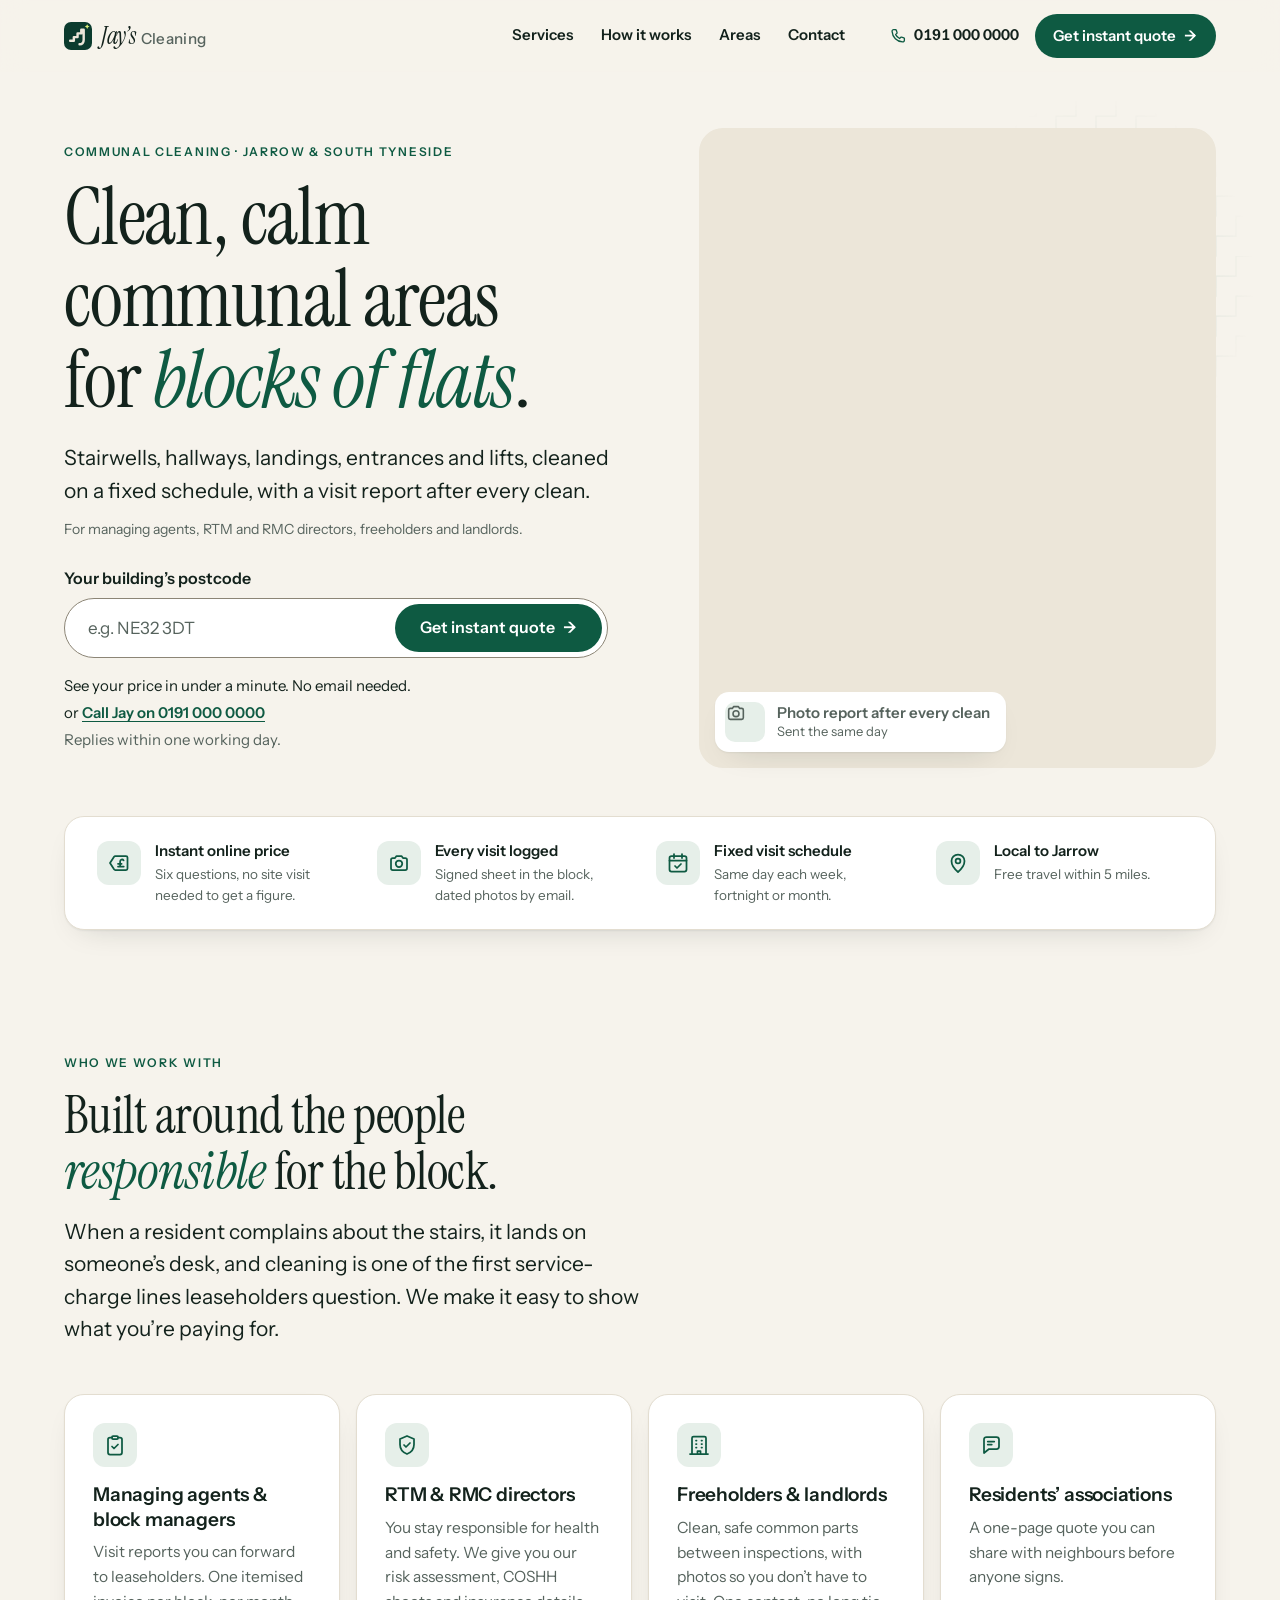
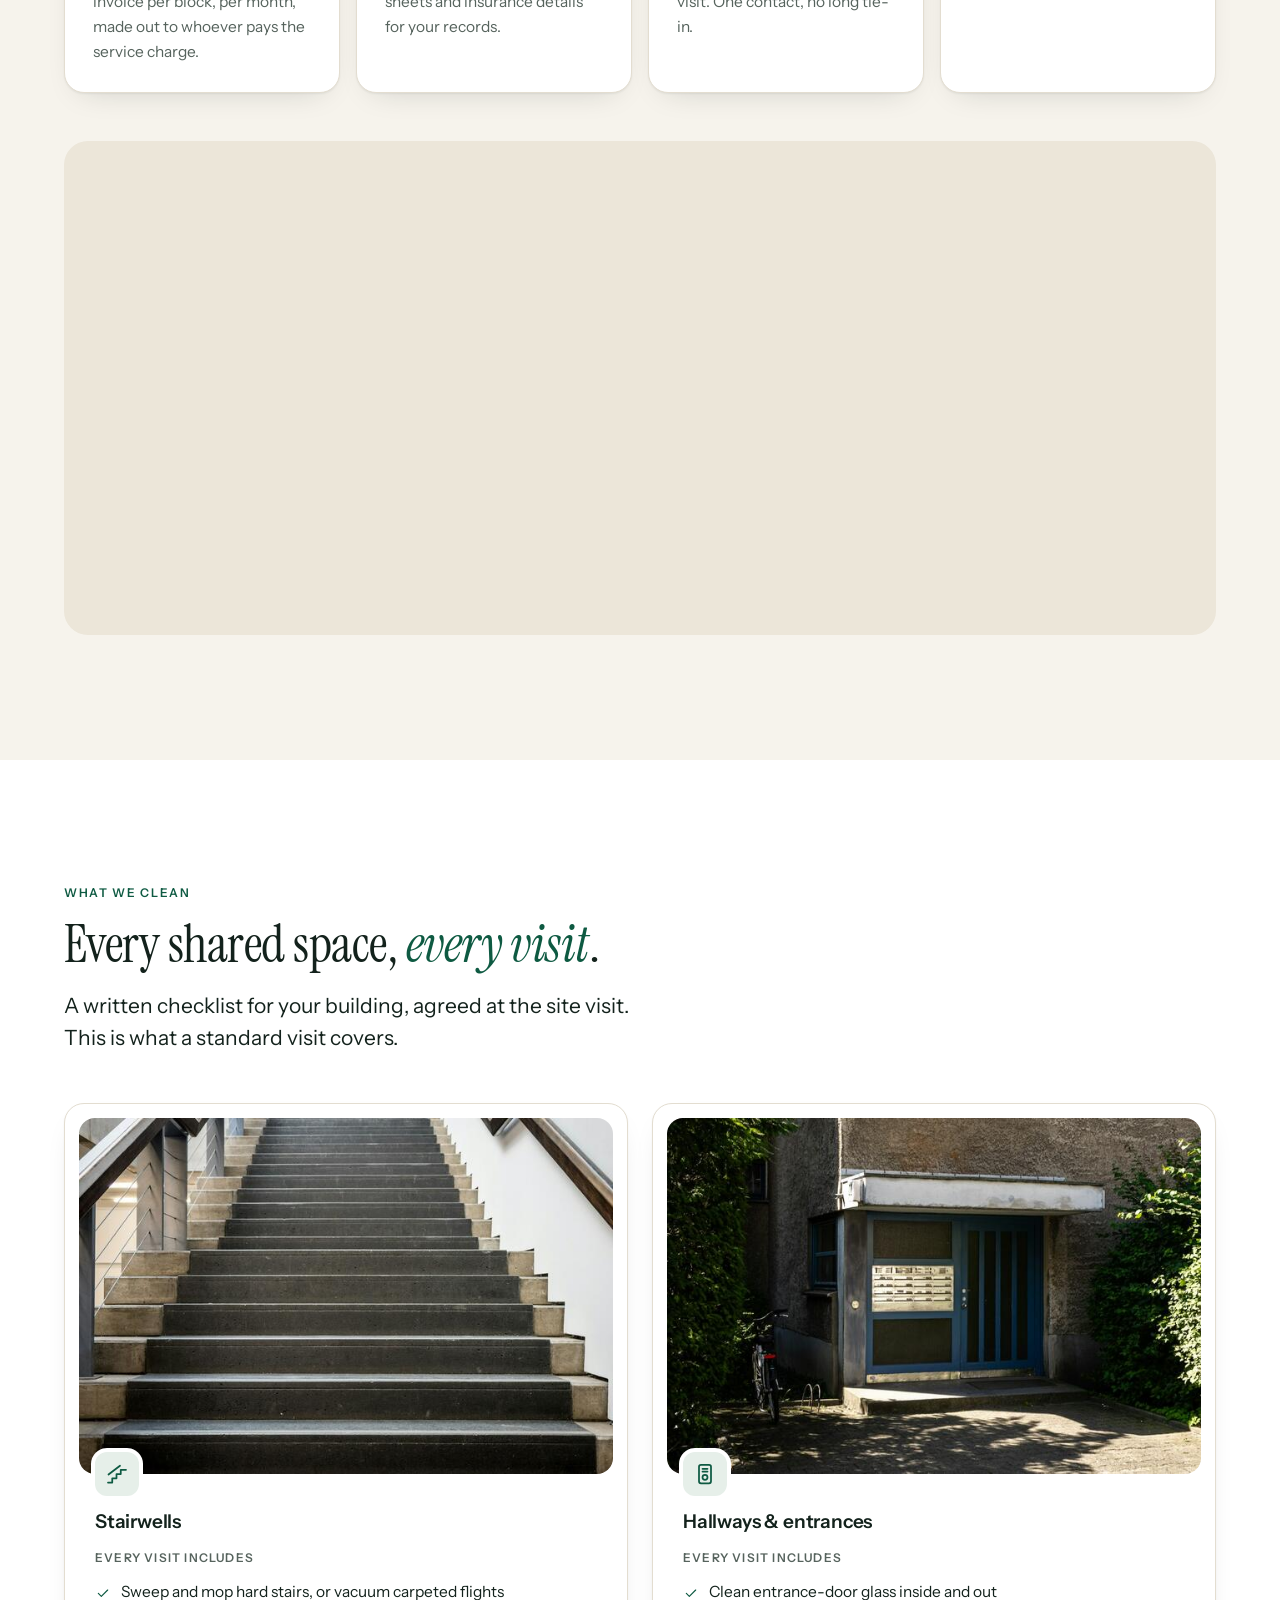
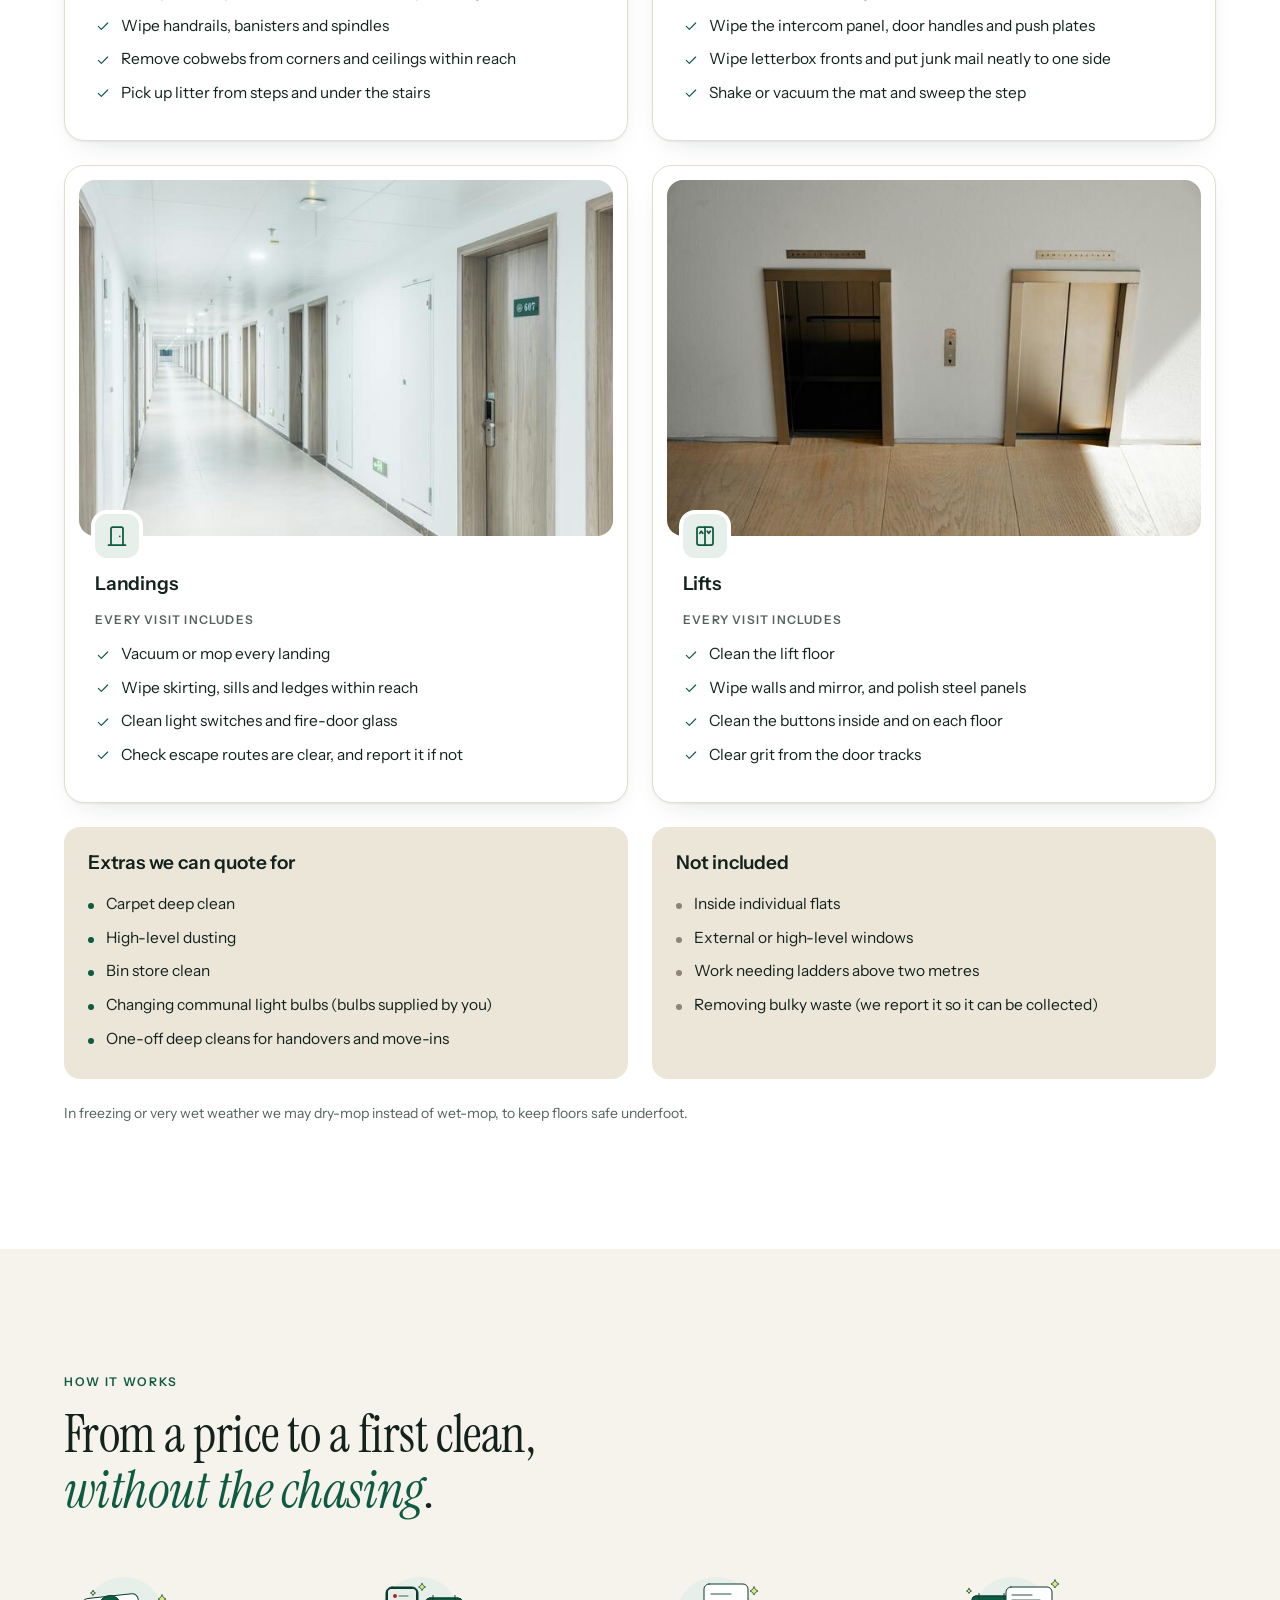
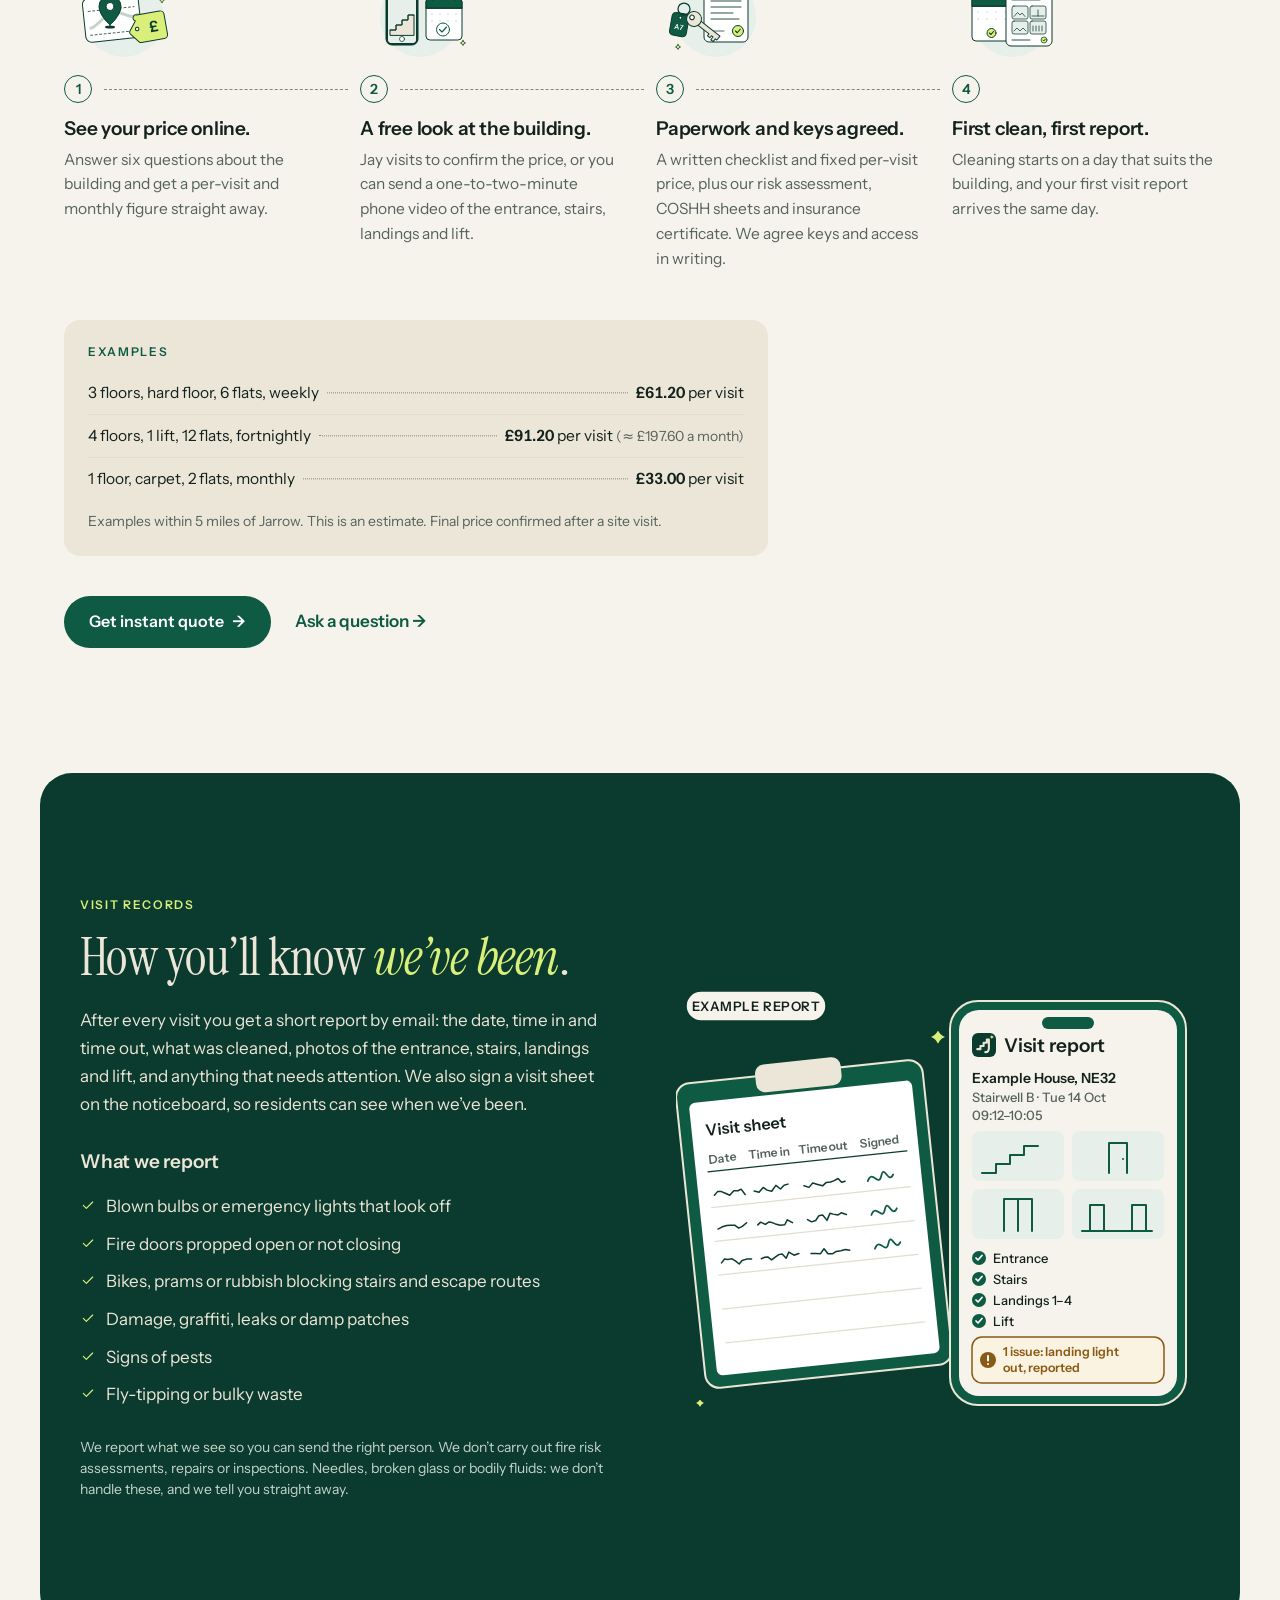
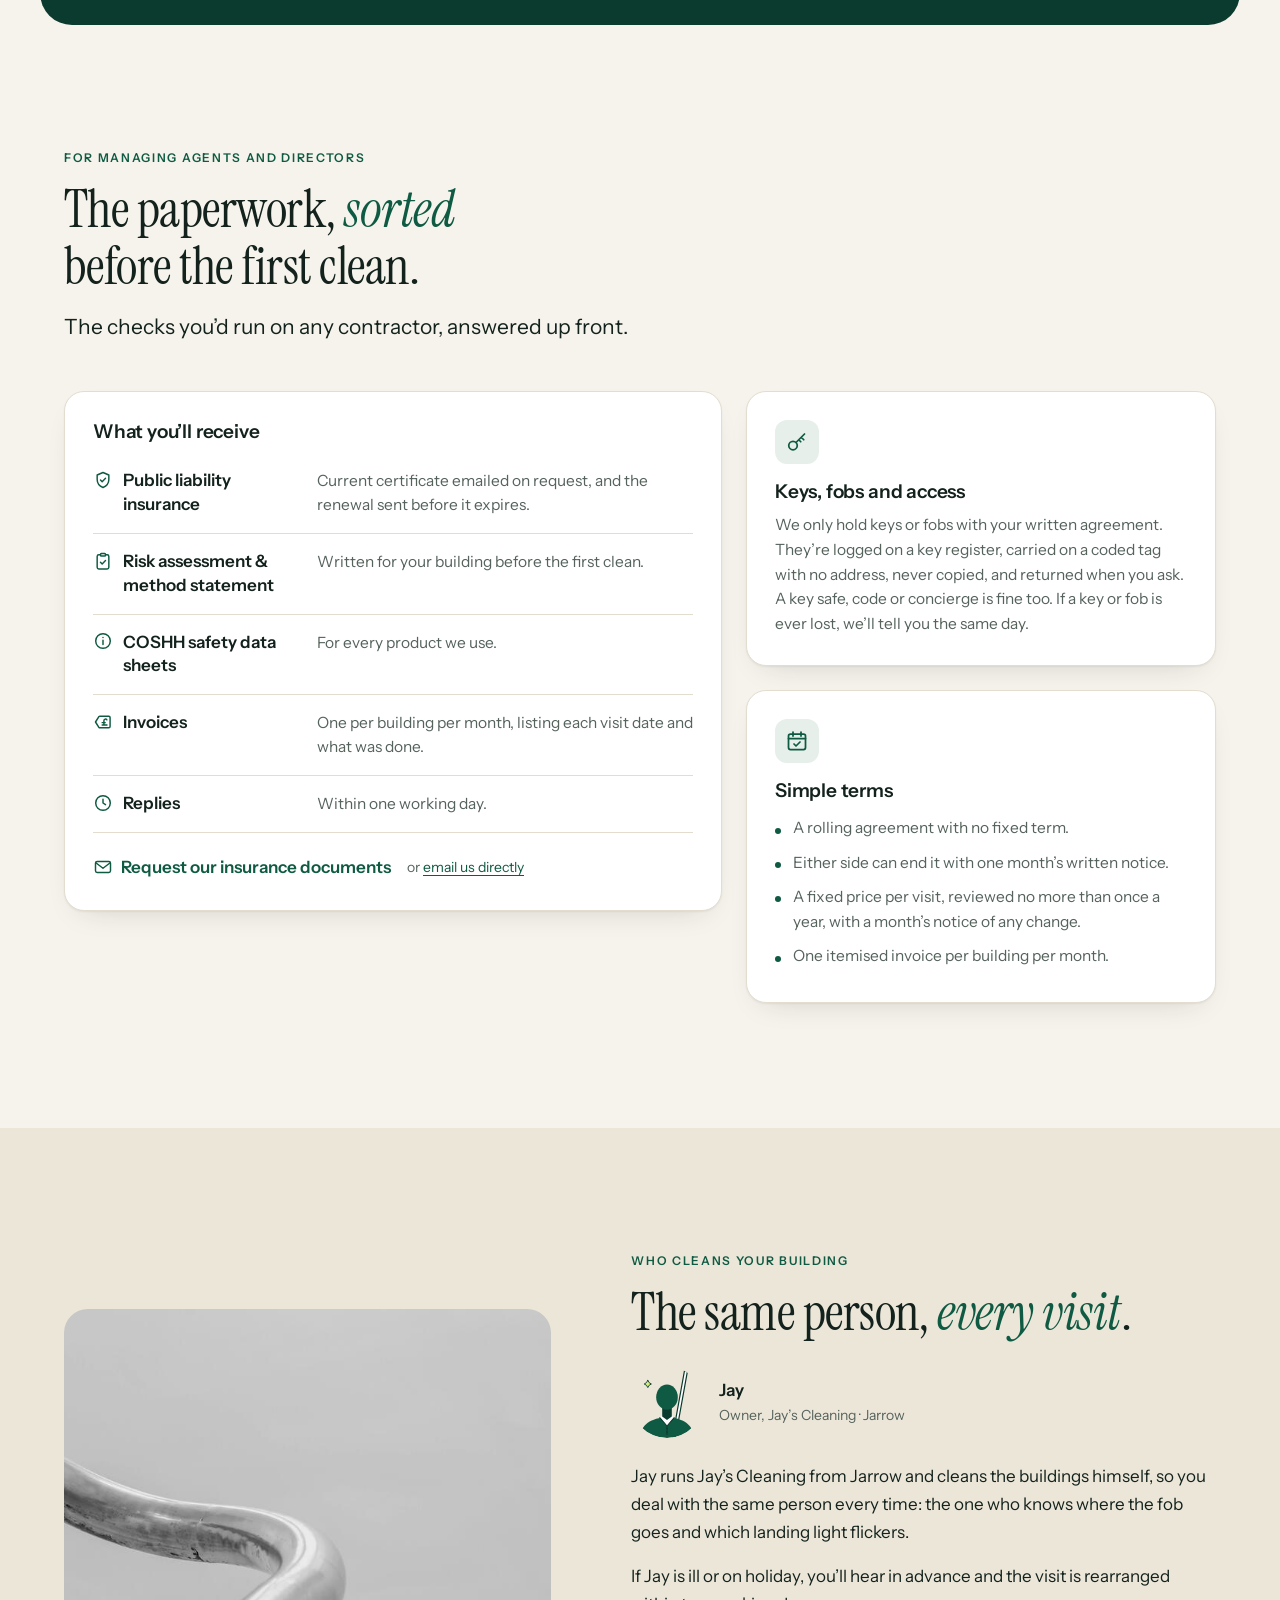
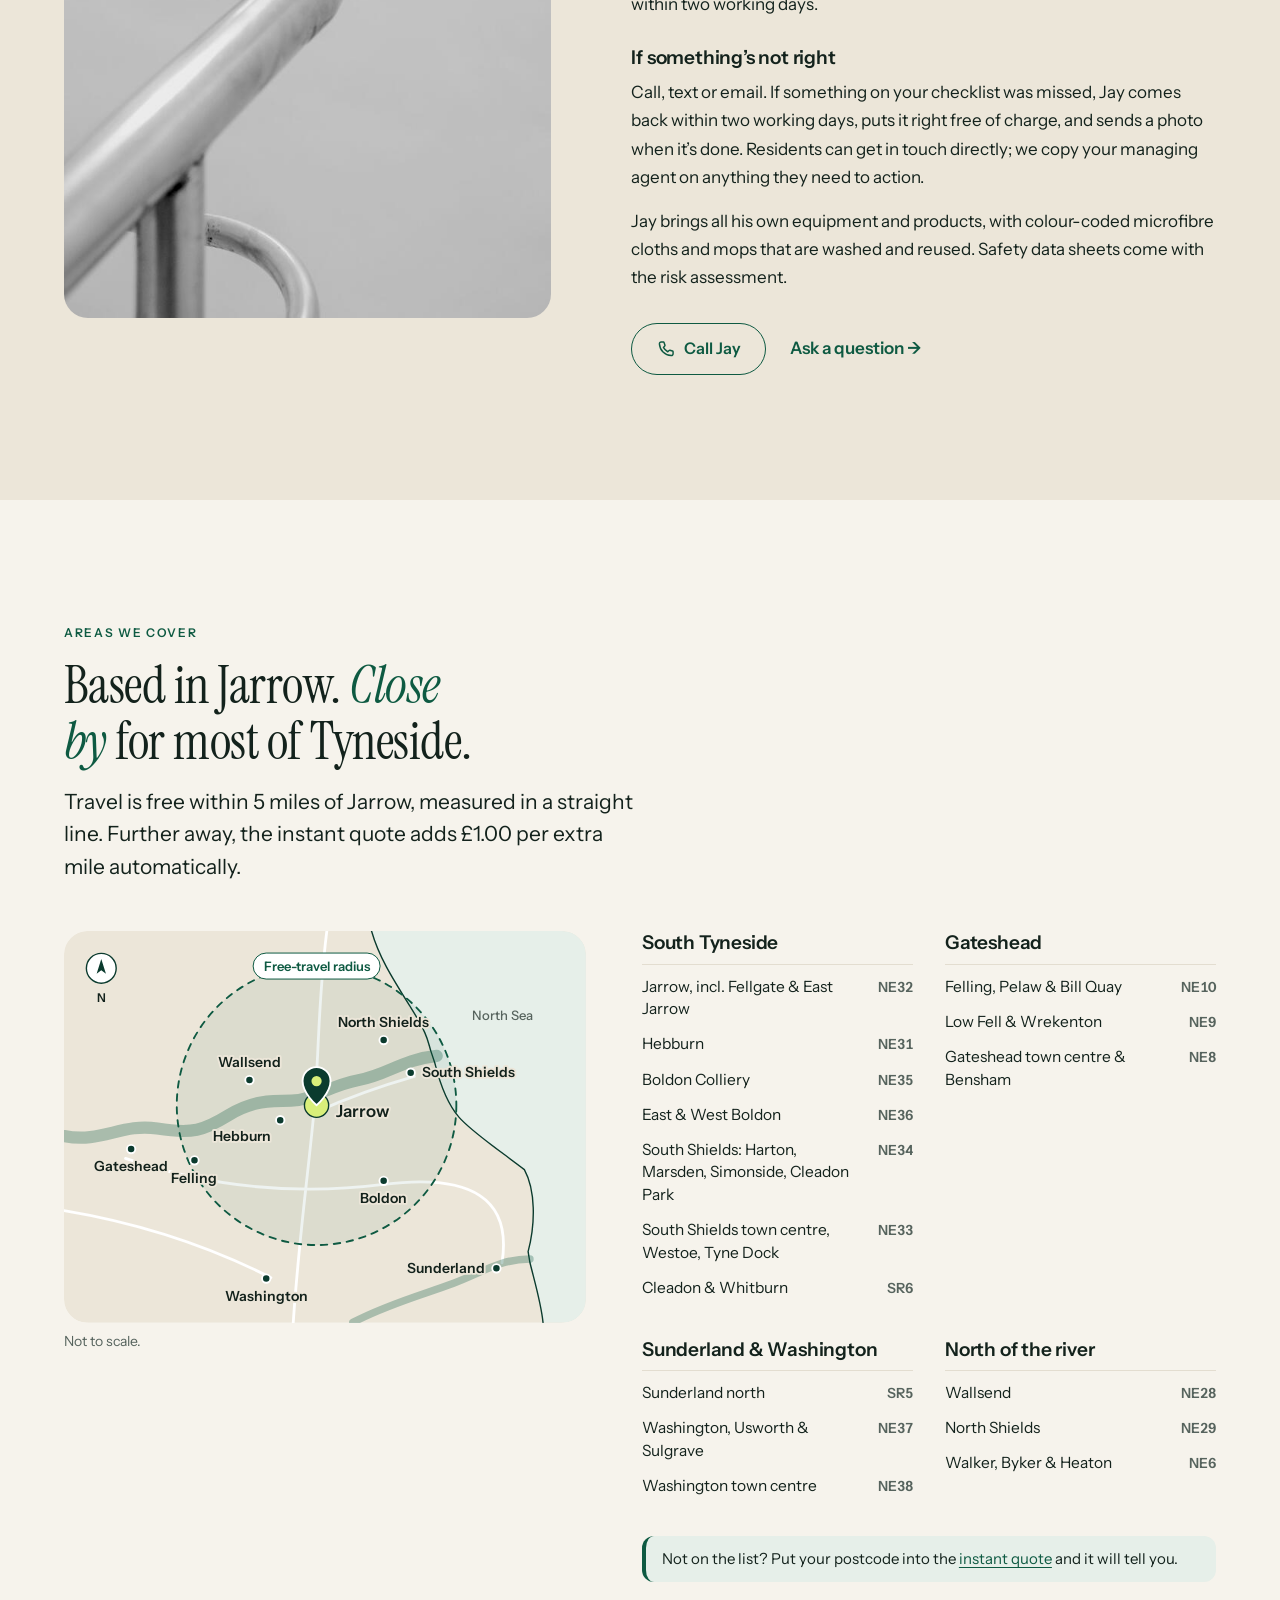
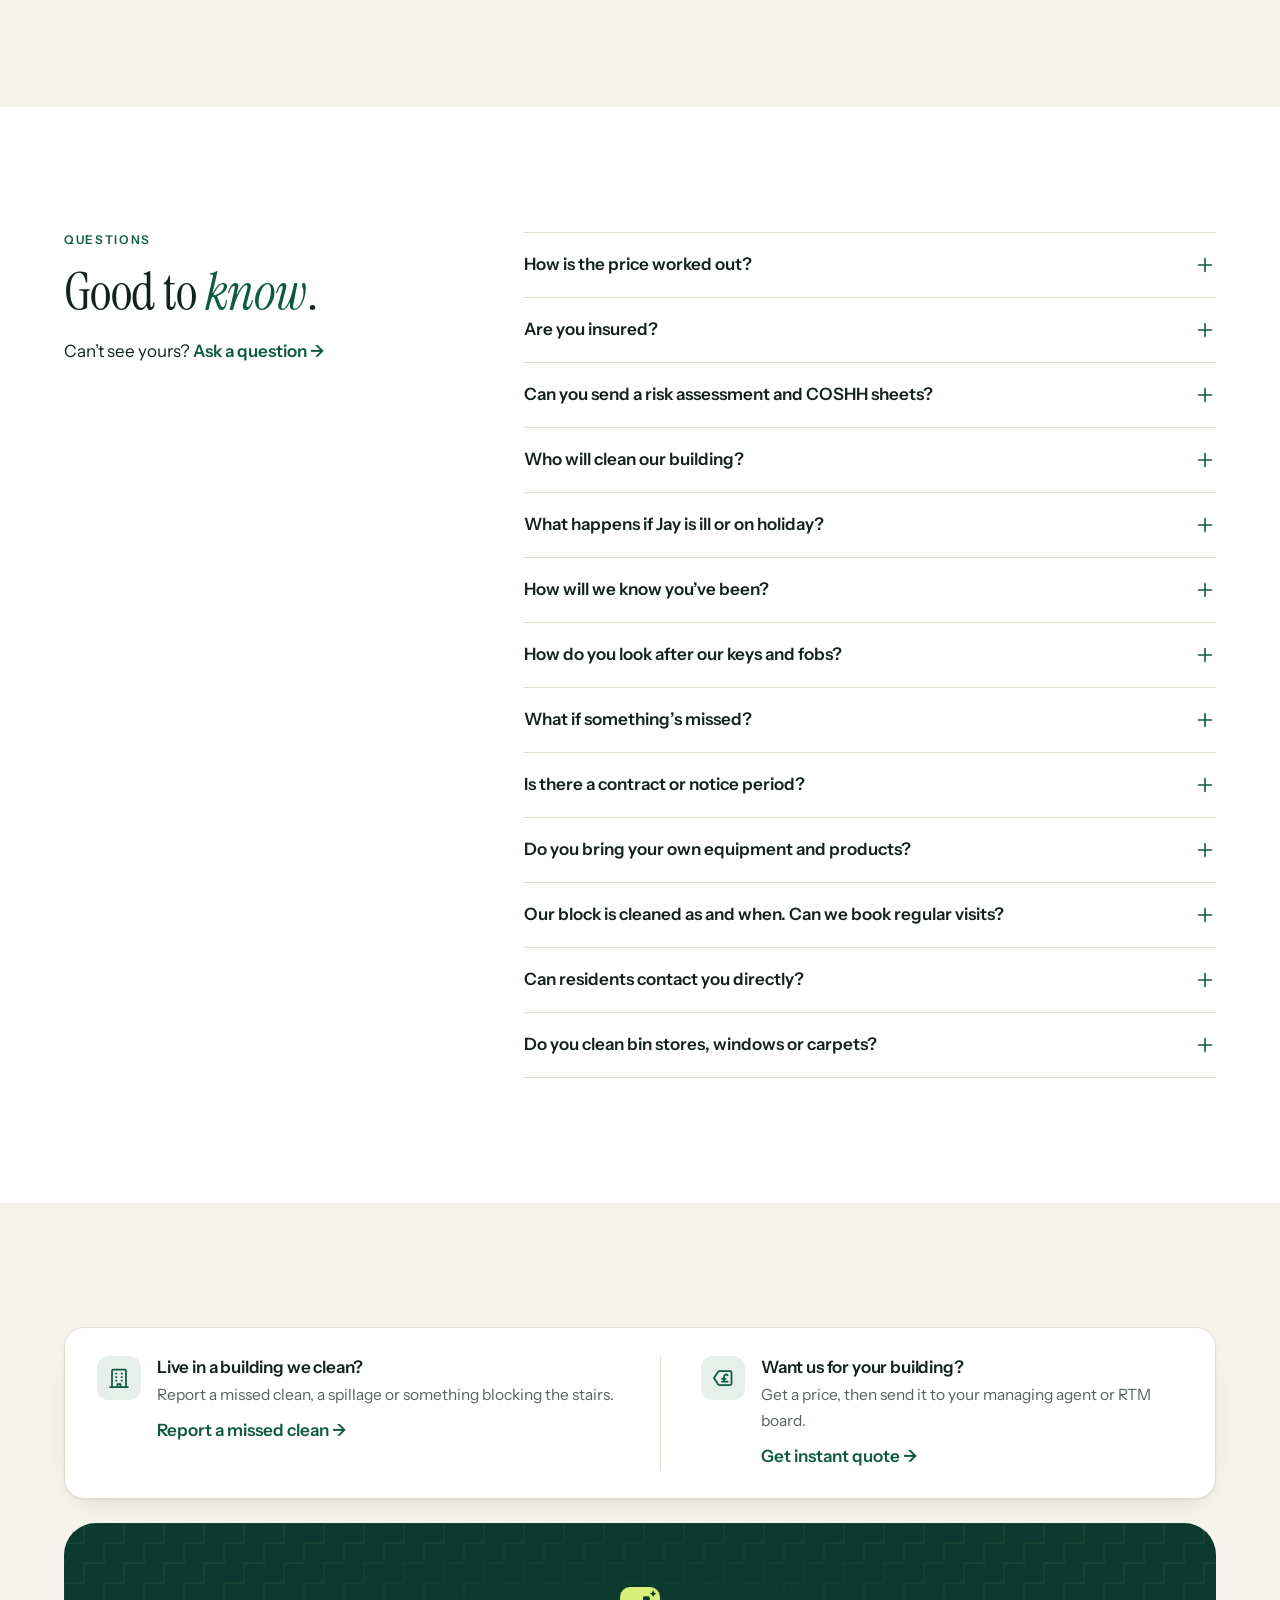
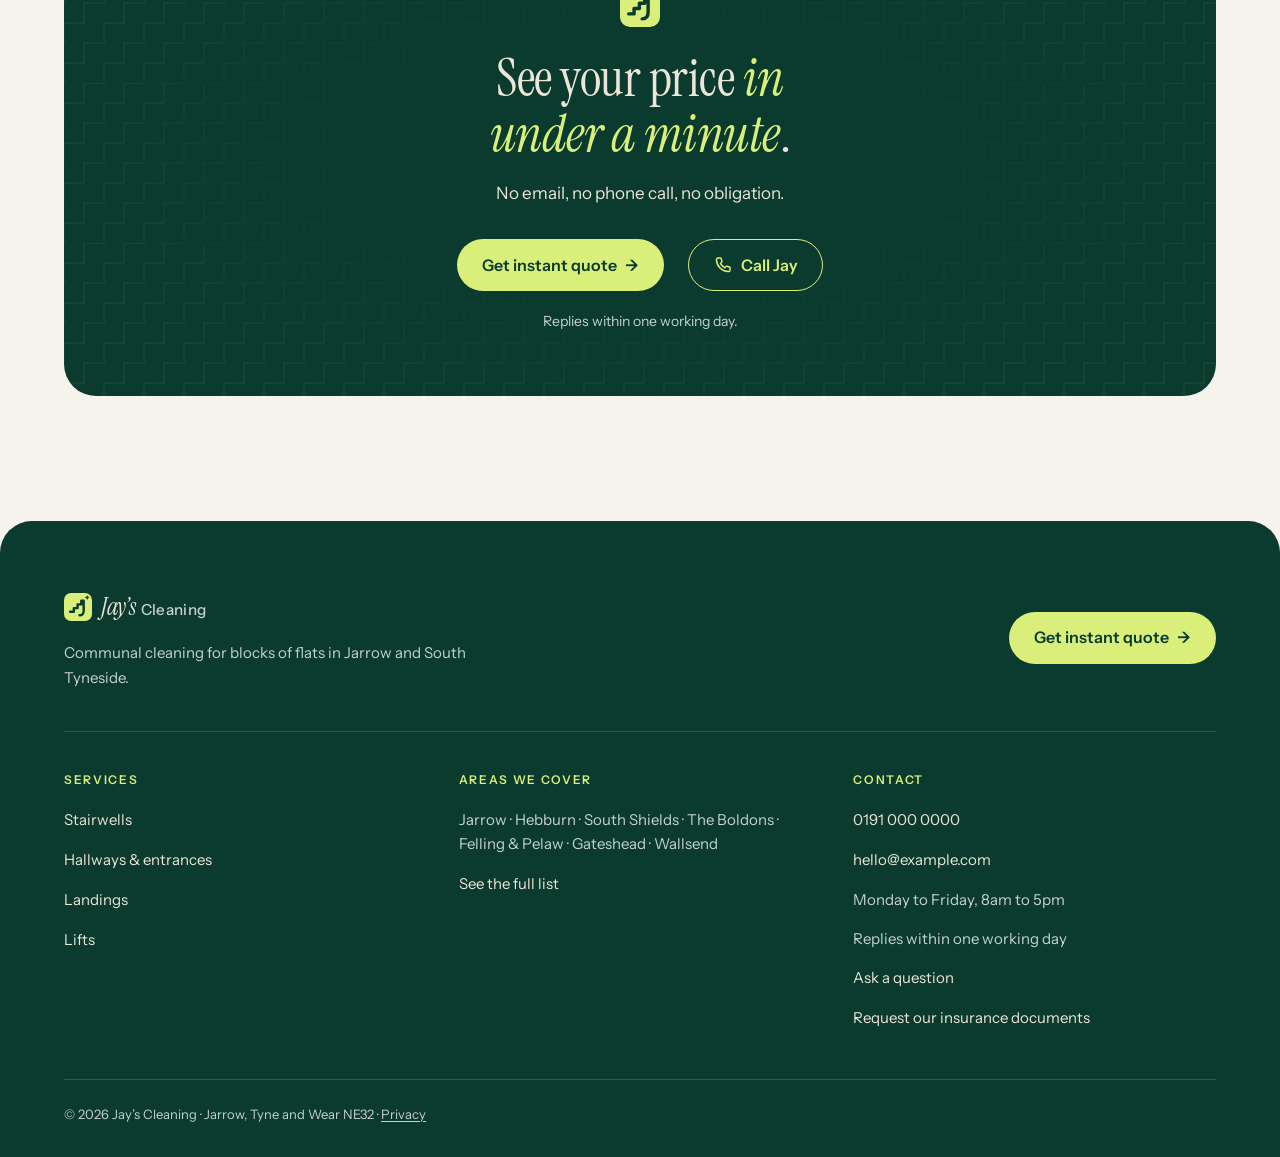
<file: index.html>
<!doctype html>
<html lang="en-GB">
<head>
  <script>document.documentElement.classList.add('js')</script>
  <meta charset="utf-8">
  <meta name="viewport" content="width=device-width, initial-scale=1, viewport-fit=cover">
  <title>Communal Cleaning in Jarrow &amp; South Tyneside | Jay’s Cleaning</title>
  <meta name="description" content="Stairwell, hallway, landing, entrance and lift cleaning for blocks of flats in Jarrow, Hebburn, South Shields and the Boldons. See your price online in under a minute.">
  <link rel="canonical" href="https://jays-cleaning.example/">
  <meta name="theme-color" content="#f6f3ec">

  <meta property="og:type" content="website">
  <meta property="og:locale" content="en_GB">
  <meta property="og:site_name" content="Jay’s Cleaning">
  <meta property="og:title" content="Communal Cleaning in Jarrow &amp; South Tyneside | Jay’s Cleaning">
  <meta property="og:description" content="Stairwell, hallway, landing, entrance and lift cleaning for blocks of flats in Jarrow, Hebburn, South Shields and the Boldons. See your price online in under a minute.">
  <meta property="og:url" content="https://jays-cleaning.example/">
  <meta property="og:image" content="https://jays-cleaning.example/images/art/og-image.png">
  <meta property="og:image:width" content="1200">
  <meta property="og:image:height" content="630">
  <meta property="og:image:alt" content="Jay’s Cleaning: communal cleaning for blocks of flats in Jarrow and South Tyneside.">
  <meta name="twitter:card" content="summary_large_image">
  <meta name="twitter:title" content="Communal Cleaning in Jarrow &amp; South Tyneside | Jay’s Cleaning">
  <meta name="twitter:description" content="Stairwell, hallway, landing, entrance and lift cleaning for blocks of flats in Jarrow, Hebburn, South Shields and the Boldons. See your price online in under a minute.">
  <meta name="twitter:image" content="https://jays-cleaning.example/images/art/og-image.png">

  <link rel="icon" href="favicon.svg" type="image/svg+xml">
  <link rel="icon" href="images/art/favicon-32.png" sizes="32x32" type="image/png">
  <link rel="apple-touch-icon" href="images/art/apple-touch-icon.png">

  <link rel="preconnect" href="https://fonts.googleapis.com">
  <link rel="preconnect" href="https://fonts.gstatic.com" crossorigin>
  <link rel="stylesheet" href="https://fonts.googleapis.com/css2?family=Instrument+Sans:wght@400;500;600&family=Instrument+Serif:ital@0;1&display=swap">
  <link rel="stylesheet" href="css/styles.css">
  <script type="application/ld+json">
{
  "@context": "https://schema.org",
  "@type": "LocalBusiness",
  "name": "Jay’s Cleaning",
  "description": "Communal cleaning for blocks of flats in Jarrow and South Tyneside: stairwells, hallways, landings, entrances and lifts, cleaned on a fixed schedule.",
  "address": {
    "@type": "PostalAddress",
    "addressLocality": "Jarrow",
    "addressRegion": "Tyne and Wear",
    "postalCode": "NE32",
    "addressCountry": "GB"
  },
  "geo": {
    "@type": "GeoCoordinates",
    "latitude": 54.96742,
    "longitude": -1.48436
  },
  "areaServed": [
    {
      "@type": "City",
      "name": "Jarrow"
    },
    {
      "@type": "City",
      "name": "Hebburn"
    },
    {
      "@type": "City",
      "name": "South Shields"
    },
    {
      "@type": "Place",
      "name": "The Boldons"
    },
    {
      "@type": "AdministrativeArea",
      "name": "South Tyneside"
    },
    {
      "@type": "AdministrativeArea",
      "name": "Gateshead"
    },
    {
      "@type": "AdministrativeArea",
      "name": "North Tyneside"
    },
    {
      "@type": "AdministrativeArea",
      "name": "Sunderland"
    }
  ],
  "telephone": "+441910000000",
  "email": "hello@example.com",
  "knowsAbout": [
    "Communal area cleaning",
    "Stairwell and landing cleaning",
    "Lift cleaning"
  ],
  "hasOfferCatalog": {
    "@type": "OfferCatalog",
    "name": "Communal cleaning services",
    "itemListElement": [
      {
        "@type": "Offer",
        "itemOffered": {
          "@type": "Service",
          "name": "Stairwell and landing cleaning"
        }
      },
      {
        "@type": "Offer",
        "itemOffered": {
          "@type": "Service",
          "name": "Hallway and entrance cleaning"
        }
      },
      {
        "@type": "Offer",
        "itemOffered": {
          "@type": "Service",
          "name": "Lift cleaning"
        }
      }
    ]
  }
}
  </script>
</head>
<body>
  <svg xmlns="http://www.w3.org/2000/svg" width="0" height="0" style="position:absolute" aria-hidden="true" focusable="false"><symbol id="i-stairs" viewBox="0 0 24 24"><g fill="none" stroke="currentColor" stroke-width="1.75" stroke-linecap="round" stroke-linejoin="round"><path d="M3 20.5h4.25v-4.25h4.25V12h4.25V7.75H21"/><path d="M3.5 12.5 15 3.75"/></g></symbol><symbol id="i-door" viewBox="0 0 24 24"><g fill="none" stroke="currentColor" stroke-width="1.75" stroke-linecap="round" stroke-linejoin="round"><path d="M6 21V4.75c0-.97.78-1.75 1.75-1.75h8.5c.97 0 1.75.78 1.75 1.75V21M3.5 21h17"/><path d="M14.75 12.25v.01"/></g></symbol><symbol id="i-intercom" viewBox="0 0 24 24"><g fill="none" stroke="currentColor" stroke-width="1.75" stroke-linecap="round" stroke-linejoin="round"><rect x="6" y="2.75" width="12" height="18.5" rx="2"/><path d="M9.5 6.75h5M9.5 9.5h5"/><circle cx="12" cy="15.25" r="2.5"/></g></symbol><symbol id="i-lift" viewBox="0 0 24 24"><g fill="none" stroke="currentColor" stroke-width="1.75" stroke-linecap="round" stroke-linejoin="round"><rect x="4" y="3" width="16" height="18" rx="2"/><path d="M12 3v18M6.75 9.25l1.5-2 1.5 2M14.25 7.25l1.5 2 1.5-2"/></g></symbol><symbol id="i-landing" viewBox="0 0 24 24"><g fill="none" stroke="currentColor" stroke-width="1.75" stroke-linecap="round" stroke-linejoin="round"><path d="M2.75 20.75h18.5M4 20.75V7.5c0-.55.45-1 1-1h4c.55 0 1 .45 1 1v13.25M14 20.75V7.5c0-.55.45-1 1-1h4c.55 0 1 .45 1 1v13.25M8.25 14v.01M15.75 14v.01M12 3.25v.01"/></g></symbol><symbol id="i-calendar-check" viewBox="0 0 24 24"><g fill="none" stroke="currentColor" stroke-width="1.75" stroke-linecap="round" stroke-linejoin="round"><rect x="3.5" y="5" width="17" height="15.5" rx="2"/><path d="M3.5 9.5h17M8 3v4M16 3v4M9 15l2 2 4-4"/></g></symbol><symbol id="i-shield-check" viewBox="0 0 24 24"><g fill="none" stroke="currentColor" stroke-width="1.75" stroke-linecap="round" stroke-linejoin="round"><path d="M12 3l7 3v5.5c0 4.3-2.9 7.9-7 9.5-4.1-1.6-7-5.2-7-9.5V6z"/><path d="M9 12l2 2 4-4"/></g></symbol><symbol id="i-camera" viewBox="0 0 24 24"><g fill="none" stroke="currentColor" stroke-width="1.75" stroke-linecap="round" stroke-linejoin="round"><path d="M4 8.75C4 7.78 4.78 7 5.75 7H8l1.5-2h5L16 7h2.25c.97 0 1.75.78 1.75 1.75v8.5c0 .97-.78 1.75-1.75 1.75H5.75C4.78 19 4 18.22 4 17.25z"/><circle cx="12" cy="12.75" r="3.25"/></g></symbol><symbol id="i-clipboard-check" viewBox="0 0 24 24"><g fill="none" stroke="currentColor" stroke-width="1.75" stroke-linecap="round" stroke-linejoin="round"><path d="M9 4.5H7a2 2 0 0 0-2 2v13a2 2 0 0 0 2 2h10a2 2 0 0 0 2-2v-13a2 2 0 0 0-2-2h-2"/><rect x="9" y="3" width="6" height="3" rx="1"/><path d="M9 13.5l2 2 4-4"/></g></symbol><symbol id="i-key" viewBox="0 0 24 24"><g fill="none" stroke="currentColor" stroke-width="1.75" stroke-linecap="round" stroke-linejoin="round"><circle cx="8" cy="15.5" r="4.25"/><path d="M11 12.5 19.5 4M16.25 7.25l2.5 2.5M13.75 9.75l2 2"/></g></symbol><symbol id="i-pound-tag" viewBox="0 0 24 24"><g fill="none" stroke="currentColor" stroke-width="1.75" stroke-linecap="round" stroke-linejoin="round"><path d="M8.3 5H19c.83 0 1.5.67 1.5 1.5v11c0 .83-.67 1.5-1.5 1.5H8.3a1.5 1.5 0 0 1-1.24-.66L3 12l4.06-6.34A1.5 1.5 0 0 1 8.3 5z"/><path d="M16.6 9.4a1.9 1.9 0 0 0-3.5 1v5.1M11 15.5h5.75M11 12.75h3.6"/></g></symbol><symbol id="i-map-pin" viewBox="0 0 24 24"><g fill="none" stroke="currentColor" stroke-width="1.75" stroke-linecap="round" stroke-linejoin="round"><path d="M12 21s-6.5-5.6-6.5-11a6.5 6.5 0 0 1 13 0c0 5.4-6.5 11-6.5 11z"/><circle cx="12" cy="10" r="2.4"/></g></symbol><symbol id="i-phone" viewBox="0 0 24 24"><g fill="none" stroke="currentColor" stroke-width="1.75" stroke-linecap="round" stroke-linejoin="round"><path d="M8.6 3.5H6.2A2.1 2.1 0 0 0 4.1 5.8C4.6 13.5 10.5 19.4 18.2 19.9a2.1 2.1 0 0 0 2.3-2.1v-2.4a1 1 0 0 0-.7-.95l-3.1-1a1 1 0 0 0-1 .25l-1.6 1.6a12.4 12.4 0 0 1-5.2-5.2l1.6-1.6a1 1 0 0 0 .25-1l-1-3.1a1 1 0 0 0-.95-.7z"/></g></symbol><symbol id="i-mail" viewBox="0 0 24 24"><g fill="none" stroke="currentColor" stroke-width="1.75" stroke-linecap="round" stroke-linejoin="round"><rect x="3" y="5.5" width="18" height="13" rx="2"/><path d="m3.75 7.25 8.25 6.25 8.25-6.25"/></g></symbol><symbol id="i-clock" viewBox="0 0 24 24"><g fill="none" stroke="currentColor" stroke-width="1.75" stroke-linecap="round" stroke-linejoin="round"><circle cx="12" cy="12" r="8.75"/><path d="M12 7.5V12l3 2"/></g></symbol><symbol id="i-chat" viewBox="0 0 24 24"><g fill="none" stroke="currentColor" stroke-width="1.75" stroke-linecap="round" stroke-linejoin="round"><path d="M20 13.5a2.5 2.5 0 0 1-2.5 2.5H10l-5 4V6.5A2.5 2.5 0 0 1 7.5 4h10A2.5 2.5 0 0 1 20 6.5z"/><path d="M8.75 8.5h6.5M8.75 11.5h4"/></g></symbol><symbol id="i-building" viewBox="0 0 24 24"><g fill="none" stroke="currentColor" stroke-width="1.75" stroke-linecap="round" stroke-linejoin="round"><path d="M5 21V5c0-.83.67-1.5 1.5-1.5h11c.83 0 1.5.67 1.5 1.5v16M3 21h18M9 7.5h.5M14.5 7.5h.5M9 11h.5M14.5 11h.5M9 14.5h.5M14.5 14.5h.5M10.5 21v-3h3v3"/></g></symbol><symbol id="i-check" viewBox="0 0 24 24"><g fill="none" stroke="currentColor" stroke-width="1.75" stroke-linecap="round" stroke-linejoin="round"><path d="M5 12.5l4.5 4.5L19 7.5"/></g></symbol><symbol id="i-plus" viewBox="0 0 24 24"><g fill="none" stroke="currentColor" stroke-width="1.75" stroke-linecap="round" stroke-linejoin="round"><path d="M12 5v14M5 12h14"/></g></symbol><symbol id="i-minus" viewBox="0 0 24 24"><g fill="none" stroke="currentColor" stroke-width="1.75" stroke-linecap="round" stroke-linejoin="round"><path d="M5 12h14"/></g></symbol><symbol id="i-arrow-right" viewBox="0 0 24 24"><g fill="none" stroke="currentColor" stroke-width="1.75" stroke-linecap="round" stroke-linejoin="round"><path d="M5 12h14M13 6l6 6-6 6"/></g></symbol><symbol id="i-chevron-down" viewBox="0 0 24 24"><g fill="none" stroke="currentColor" stroke-width="1.75" stroke-linecap="round" stroke-linejoin="round"><path d="m6 9 6 6 6-6"/></g></symbol><symbol id="i-info" viewBox="0 0 24 24"><g fill="none" stroke="currentColor" stroke-width="1.75" stroke-linecap="round" stroke-linejoin="round"><circle cx="12" cy="12" r="8.75"/><path d="M12 11v5.25M12 7.75h.01"/></g></symbol><symbol id="i-alert" viewBox="0 0 24 24"><g fill="none" stroke="currentColor" stroke-width="1.75" stroke-linecap="round" stroke-linejoin="round"><circle cx="12" cy="12" r="8.75"/><path d="M12 7.5v5.25M12 16.25h.01"/></g></symbol><symbol id="i-tiles" viewBox="0 0 24 24"><g fill="none" stroke="currentColor" stroke-width="1.75" stroke-linecap="round" stroke-linejoin="round"><rect x="3.5" y="3.5" width="17" height="17" rx="2"/><path d="M3.5 9.17h17M3.5 14.83h17M9.17 3.5v17M14.83 3.5v17"/></g></symbol><symbol id="i-carpet" viewBox="0 0 24 24"><g fill="none" stroke="currentColor" stroke-width="1.75" stroke-linecap="round" stroke-linejoin="round"><rect x="5" y="4.5" width="14" height="15" rx="1.5"/><path d="m12 8.25 3.25 3.75L12 15.75 8.75 12zM7.75 2.25v2.25M10.5 2.25v2.25M13.5 2.25v2.25M16.25 2.25v2.25M7.75 19.5v2.25M10.5 19.5v2.25M13.5 19.5v2.25M16.25 19.5v2.25"/></g></symbol><symbol id="i-half" viewBox="0 0 24 24"><g fill="none" stroke="currentColor" stroke-width="1.75" stroke-linecap="round" stroke-linejoin="round"><path fill="currentColor" fill-opacity=".22" stroke="none" d="M12 3.5h6.5a2 2 0 0 1 2 2v13a2 2 0 0 1-2 2H12z"/><rect x="3.5" y="3.5" width="17" height="17" rx="2"/><path d="M12 3.5v17M3.5 9.17H12M3.5 14.83H12M7.75 3.5v17"/></g></symbol><symbol id="i-menu" viewBox="0 0 24 24"><g fill="none" stroke="currentColor" stroke-width="1.75" stroke-linecap="round" stroke-linejoin="round"><path d="M4 7h16M4 12h16M4 17h16"/></g></symbol><symbol id="i-close" viewBox="0 0 24 24"><g fill="none" stroke="currentColor" stroke-width="1.75" stroke-linecap="round" stroke-linejoin="round"><path d="M6 6l12 12M18 6 6 18"/></g></symbol></svg>

  <a class="skip-link" href="#main">Skip to content</a>

  <header class="site-header">
    <div class="container header-inner">
      <a class="brand" href="index.html" aria-label="Jay’s Cleaning home">
        <svg class="brand-mark" viewBox="0 0 32 32" width="28" height="28" aria-hidden="true" focusable="false"><rect width="32" height="32" rx="8" fill="#0b3b2e"/><path fill="none" stroke="#ece6d9" stroke-width="2.75" stroke-linecap="round" stroke-linejoin="round" d="M7 21.5h4.25v-4.25h4.25V13h4.25V8.75h2.75v11.5c0 3.4-1.9 5.25-4.75 5.25"/><path fill="#d9ef7a" d="M26.5 2.5Q27 4.75 29.25 5.25 27 5.75 26.5 8 26 5.75 23.75 5.25 26 4.75 26.5 2.5z"/></svg>
        <span class="brand-word" aria-hidden="true">Jay’s <span>Cleaning</span></span>
      </a>
      <nav class="site-nav" id="site-menu" aria-label="Main">
        <ul class="nav-links">
          <li><a href="index.html#services">Services</a></li>
          <li><a href="index.html#how">How it works</a></li>
          <li><a href="index.html#areas">Areas</a></li>
          <li><a href="contact.html">Contact</a></li>
        </ul>
        <ul class="nav-extra">
          <li><a href="tel:+441910000000" aria-label="Call Jay on 0191 000 0000"><svg class="i" aria-hidden="true" focusable="false"><use href="#i-phone"/></svg>0191 000 0000</a></li>
          <li><a href="mailto:hello@example.com"><svg class="i" aria-hidden="true" focusable="false"><use href="#i-mail"/></svg>hello@example.com</a></li>
          <li><a class="btn btn-primary" href="quote.html">Get instant quote</a></li>
        </ul>
      </nav>
      <div class="header-actions">
        <a class="header-phone" href="tel:+441910000000" aria-label="Call Jay on 0191 000 0000"><svg class="i" aria-hidden="true" focusable="false"><use href="#i-phone"/></svg>0191 000 0000</a>
        <a class="btn btn-primary btn-sm header-cta" href="quote.html">Get instant quote</a>
        <a class="icon-btn header-call" href="tel:+441910000000" aria-label="Call Jay on 0191 000 0000"><svg class="i" aria-hidden="true" focusable="false"><use href="#i-phone"/></svg></a>
        <button class="menu-toggle" type="button" aria-expanded="false" aria-controls="site-menu"><svg class="i i-open" aria-hidden="true" focusable="false"><use href="#i-menu"/></svg><svg class="i i-close" aria-hidden="true" focusable="false"><use href="#i-close"/></svg><span>Menu</span></button>
      </div>
    </div>
  </header>

  <main id="main">

    <!-- 4.1 Hero -->
    <section class="hero" aria-labelledby="hero-title">
      <div class="container hero-grid">
        <div class="hero-copy">
          <p class="eyebrow">Communal cleaning · Jarrow &amp; South Tyneside</p>
          <h1 id="hero-title">Clean, calm communal areas for <em>blocks of flats</em>.</h1>
          <p class="lead">Stairwells, hallways, landings, entrances and lifts, cleaned on a fixed schedule, with a visit report after every clean.</p>
          <p class="small hero-audience">For managing agents, RTM and RMC directors, freeholders and landlords.</p>

          <form class="hero-quote" action="quote.html" method="get" aria-label="Start your instant quote">
            <label class="label" for="hero-postcode">Your building’s postcode</label>
            <div class="hero-quote-row">
              <input class="input" id="hero-postcode" name="postcode" type="text" autocomplete="postal-code" autocapitalize="characters" spellcheck="false" placeholder="e.g. NE32 3DT">
              <button class="btn btn-primary" type="submit">Get instant quote</button>
            </div>
          </form>

          <div class="hero-actions">
            <p>See your price in under a minute. No email needed.</p>
            <p class="call-line">or <a href="tel:+441910000000"><strong>Call Jay</strong> on 0191 000 0000</a></p>
            <p class="small">Replies within one working day.</p>
          </div>
        </div>

        <div class="hero-media">
          <picture>
            <source media="(min-width: 64rem)" srcset="images/photos/hero-stairwell-800.jpg 800w, images/photos/hero-stairwell-1400.jpg 1400w" sizes="(min-width: 80rem) 33rem, 44vw" width="800" height="1000">
            <img src="images/photos/hero-stairwell-wide-800.jpg" srcset="images/photos/hero-stairwell-wide-800.jpg 800w, images/photos/hero-stairwell-wide-1400.jpg 1400w" sizes="calc(100vw - 2 * clamp(1rem, 4vw, 2.5rem))" width="800" height="600" fetchpriority="high" decoding="async" alt="Clean communal stairwell with steel handrails and a painted floor number.">
          </picture>
          <div class="hero-chip" aria-hidden="true">
            <span class="chip"><svg class="i" aria-hidden="true" focusable="false"><use href="#i-camera"/></svg></span>
            <span><strong>Photo report after every clean</strong><span>Sent the same day</span></span>
          </div>
        </div>
      </div>
    </section>

    <!-- 4.2 Trust strip -->
    <section class="trust" aria-label="What you can expect">
      <div class="container">
        <ul class="trust-card">
          <li class="trust-item">
            <span class="chip"><svg class="i" aria-hidden="true" focusable="false"><use href="#i-pound-tag"/></svg></span>
            <div><strong>Instant online price</strong><p>Six questions, no site visit needed to get a figure.</p></div>
          </li>
          <li class="trust-item">
            <span class="chip"><svg class="i" aria-hidden="true" focusable="false"><use href="#i-camera"/></svg></span>
            <div><strong>Every visit logged</strong><p>Signed sheet in the block, dated photos by email.</p></div>
          </li>
          <li class="trust-item">
            <span class="chip"><svg class="i" aria-hidden="true" focusable="false"><use href="#i-calendar-check"/></svg></span>
            <div><strong>Fixed visit schedule</strong><p>Same day each week, fortnight or month.</p></div>
          </li>
          <li class="trust-item">
            <span class="chip"><svg class="i" aria-hidden="true" focusable="false"><use href="#i-map-pin"/></svg></span>
            <div><strong>Local to Jarrow</strong><p data-pricing-fallback>Based in Jarrow, NE32.</p><p data-needs-pricing hidden>Free travel within <span data-price="freeMiles">a short distance</span> miles.</p></div>
          </li>
        </ul>
      </div>
    </section>

    <!-- 4.3 Who we work with -->
    <section class="section" aria-labelledby="who-title">
      <div class="container">
        <div class="section-head" data-reveal>
          <p class="eyebrow">Who we work with</p>
          <h2 id="who-title">Built around the people <em>responsible</em> for the block.</h2>
          <p class="lead">When a resident complains about the stairs, it lands on someone’s desk, and cleaning is one of the first service-charge lines leaseholders question. We make it easy to show what you’re paying for.</p>
        </div>
        <div class="grid grid-2-40 grid-4-64">
            <article class="card audience-card" data-reveal style="--i:0">
              <span class="chip"><svg class="i" aria-hidden="true" focusable="false"><use href="#i-clipboard-check"/></svg></span>
              <h3>Managing agents &amp; block managers</h3>
              <p>Visit reports you can forward to leaseholders. One itemised invoice per block, per month, made out to whoever pays the service charge.</p>
            </article>
            <article class="card audience-card" data-reveal style="--i:1">
              <span class="chip"><svg class="i" aria-hidden="true" focusable="false"><use href="#i-shield-check"/></svg></span>
              <h3>RTM &amp; RMC directors</h3>
              <p>You stay responsible for health and safety. We give you our risk assessment, COSHH sheets and insurance details for your records.</p>
            </article>
            <article class="card audience-card" data-reveal style="--i:2">
              <span class="chip"><svg class="i" aria-hidden="true" focusable="false"><use href="#i-building"/></svg></span>
              <h3>Freeholders &amp; landlords</h3>
              <p>Clean, safe common parts between inspections, with photos so you don’t have to visit. One contact, no long tie-in.</p>
            </article>
            <article class="card audience-card" data-reveal style="--i:3">
              <span class="chip"><svg class="i" aria-hidden="true" focusable="false"><use href="#i-chat"/></svg></span>
              <h3>Residents’ associations</h3>
              <p>A one-page quote you can share with neighbours before anyone signs.</p>
            </article>
        </div>
        <picture class="photo-band" data-reveal>
          <source media="(min-width: 48rem)" srcset="images/photos/block-exterior-800.jpg 800w, images/photos/block-exterior-1600.jpg 1600w" sizes="(min-width: 80rem) 72rem, calc(100vw - 5rem)" width="800" height="343">
          <img src="images/photos/block-exterior-43-800.jpg" srcset="images/photos/block-exterior-43-800.jpg 800w, images/photos/block-exterior-43-1200.jpg 1200w" sizes="calc(100vw - 2rem)" width="800" height="600" loading="lazy" decoding="async" alt="Brick blocks of flats beside a tree-lined path.">
        </picture>
      </div>
    </section>

    <!-- 4.4 What we clean -->
    <section class="section band-white" id="services" aria-labelledby="services-title">
      <div class="container">
        <div class="section-head" data-reveal>
          <p class="eyebrow">What we clean</p>
          <h2 id="services-title">Every shared space, <em>every visit</em>.</h2>
          <p class="lead">A written checklist for your building, agreed at the site visit. This is what a standard visit covers.</p>
        </div>
        <div class="grid grid-2-48">
            <article class="card service-card" data-reveal style="--i:0">
              <div class="service-media">
                <img src="images/photos/stairwell-flight-640.jpg" srcset="images/photos/stairwell-flight-640.jpg 640w, images/photos/stairwell-flight-1200.jpg 1200w" sizes="(min-width: 80rem) 35rem, (min-width: 48rem) calc(50vw - 3rem), calc(100vw - 3.5rem)" width="640" height="427" loading="lazy" decoding="async" alt="Freshly cleaned flight of stairs with a wall handrail.">
                <span class="chip"><svg class="i" aria-hidden="true" focusable="false"><use href="#i-stairs"/></svg></span>
              </div>
              <div class="service-body">
                <h3>Stairwells</h3>
                <p class="list-label">Every visit includes</p>
                <ul class="ticks">
                  <li><svg class="i" aria-hidden="true" focusable="false"><use href="#i-check"/></svg><span>Sweep and mop hard stairs, or vacuum carpeted flights</span></li>
                  <li><svg class="i" aria-hidden="true" focusable="false"><use href="#i-check"/></svg><span>Wipe handrails, banisters and spindles</span></li>
                  <li><svg class="i" aria-hidden="true" focusable="false"><use href="#i-check"/></svg><span>Remove cobwebs from corners and ceilings within reach</span></li>
                  <li><svg class="i" aria-hidden="true" focusable="false"><use href="#i-check"/></svg><span>Pick up litter from steps and under the stairs</span></li>
                </ul>
              </div>
            </article>
            <article class="card service-card" data-reveal style="--i:1">
              <div class="service-media">
                <img src="images/photos/entrance-lobby-640.jpg" srcset="images/photos/entrance-lobby-640.jpg 640w, images/photos/entrance-lobby-1200.jpg 1200w" sizes="(min-width: 80rem) 35rem, (min-width: 48rem) calc(50vw - 3rem), calc(100vw - 3.5rem)" width="640" height="427" loading="lazy" decoding="async" alt="Communal entrance with glazed door and wall-mounted letterboxes.">
                <span class="chip"><svg class="i" aria-hidden="true" focusable="false"><use href="#i-intercom"/></svg></span>
              </div>
              <div class="service-body">
                <h3>Hallways &amp; entrances</h3>
                <p class="list-label">Every visit includes</p>
                <ul class="ticks">
                  <li><svg class="i" aria-hidden="true" focusable="false"><use href="#i-check"/></svg><span>Clean entrance-door glass inside and out</span></li>
                  <li><svg class="i" aria-hidden="true" focusable="false"><use href="#i-check"/></svg><span>Wipe the intercom panel, door handles and push plates</span></li>
                  <li><svg class="i" aria-hidden="true" focusable="false"><use href="#i-check"/></svg><span>Wipe letterbox fronts and put junk mail neatly to one side</span></li>
                  <li><svg class="i" aria-hidden="true" focusable="false"><use href="#i-check"/></svg><span>Shake or vacuum the mat and sweep the step</span></li>
                </ul>
              </div>
            </article>
            <article class="card service-card" data-reveal style="--i:0">
              <div class="service-media">
                <img src="images/photos/landing-corridor-640.jpg" srcset="images/photos/landing-corridor-640.jpg 640w, images/photos/landing-corridor-1200.jpg 1200w" sizes="(min-width: 80rem) 35rem, (min-width: 48rem) calc(50vw - 3rem), calc(100vw - 3.5rem)" width="640" height="427" loading="lazy" decoding="async" alt="Bright landing corridor with flat doors.">
                <span class="chip"><svg class="i" aria-hidden="true" focusable="false"><use href="#i-door"/></svg></span>
              </div>
              <div class="service-body">
                <h3>Landings</h3>
                <p class="list-label">Every visit includes</p>
                <ul class="ticks">
                  <li><svg class="i" aria-hidden="true" focusable="false"><use href="#i-check"/></svg><span>Vacuum or mop every landing</span></li>
                  <li><svg class="i" aria-hidden="true" focusable="false"><use href="#i-check"/></svg><span>Wipe skirting, sills and ledges within reach</span></li>
                  <li><svg class="i" aria-hidden="true" focusable="false"><use href="#i-check"/></svg><span>Clean light switches and fire-door glass</span></li>
                  <li><svg class="i" aria-hidden="true" focusable="false"><use href="#i-check"/></svg><span>Check escape routes are clear, and report it if not</span></li>
                </ul>
              </div>
            </article>
            <article class="card service-card" data-reveal style="--i:1">
              <div class="service-media">
                <img src="images/photos/lift-interior-640.jpg" srcset="images/photos/lift-interior-640.jpg 640w, images/photos/lift-interior-1200.jpg 1200w" sizes="(min-width: 80rem) 35rem, (min-width: 48rem) calc(50vw - 3rem), calc(100vw - 3.5rem)" width="640" height="427" loading="lazy" decoding="async" alt="Brushed-steel lift doors and call button in a bright entrance hall.">
                <span class="chip"><svg class="i" aria-hidden="true" focusable="false"><use href="#i-lift"/></svg></span>
              </div>
              <div class="service-body">
                <h3>Lifts</h3>
                <p class="list-label">Every visit includes</p>
                <ul class="ticks">
                  <li><svg class="i" aria-hidden="true" focusable="false"><use href="#i-check"/></svg><span>Clean the lift floor</span></li>
                  <li><svg class="i" aria-hidden="true" focusable="false"><use href="#i-check"/></svg><span>Wipe walls and mirror, and polish steel panels</span></li>
                  <li><svg class="i" aria-hidden="true" focusable="false"><use href="#i-check"/></svg><span>Clean the buttons inside and on each floor</span></li>
                  <li><svg class="i" aria-hidden="true" focusable="false"><use href="#i-check"/></svg><span>Clear grit from the door tracks</span></li>
                </ul>
              </div>
            </article>
        </div>
        <div class="service-extras">
          <div class="panel-sand" data-reveal>
            <h3>Extras we can quote for</h3>
            <ul class="dots">
              <li>Carpet deep clean</li>
              <li>High-level dusting</li>
              <li>Bin store clean</li>
              <li>Changing communal light bulbs (bulbs supplied by you)</li>
              <li>One-off deep cleans for handovers and move-ins</li>
            </ul>
          </div>
          <div class="panel-sand" data-reveal style="--i:1">
            <h3>Not included</h3>
            <ul class="dots dots-muted">
              <li>Inside individual flats</li>
              <li>External or high-level windows</li>
              <li>Work needing ladders above two metres</li>
              <li>Removing bulky waste (we report it so it can be collected)</li>
            </ul>
          </div>
        </div>
        <p class="small weather-note">In freezing or very wet weather we may dry-mop instead of wet-mop, to keep floors safe underfoot.</p>
      </div>
    </section>

    <!-- 4.5 How it works -->
    <section class="section" id="how" aria-labelledby="how-title">
      <div class="container">
        <div class="section-head" data-reveal>
          <p class="eyebrow">How it works</p>
          <h2 id="how-title">From a price to a first clean, <em>without the chasing</em>.</h2>
        </div>
        <ol class="steps">
            <li class="step" data-reveal style="--i:0">
              <img class="step-art" src="images/art/step-1.svg" alt="" width="120" height="96" loading="lazy">
              <span class="step-num" aria-hidden="true">1</span>
              <div class="step-text">
                <h3>See your price online.</h3>
                <p>Answer six questions about the building and get a per-visit and monthly figure straight away.</p>
              </div>
            </li>
            <li class="step" data-reveal style="--i:1">
              <img class="step-art" src="images/art/step-2.svg" alt="" width="120" height="96" loading="lazy">
              <span class="step-num" aria-hidden="true">2</span>
              <div class="step-text">
                <h3>A free look at the building.</h3>
                <p>Jay visits to confirm the price, or you can send a one-to-two-minute phone video of the entrance, stairs, landings and lift.</p>
              </div>
            </li>
            <li class="step" data-reveal style="--i:2">
              <img class="step-art" src="images/art/step-3.svg" alt="" width="120" height="96" loading="lazy">
              <span class="step-num" aria-hidden="true">3</span>
              <div class="step-text">
                <h3>Paperwork and keys agreed.</h3>
                <p>A written checklist and fixed per-visit price, plus our risk assessment, COSHH sheets and insurance certificate. We agree keys and access in writing.</p>
              </div>
            </li>
            <li class="step" data-reveal style="--i:3">
              <img class="step-art" src="images/art/step-4.svg" alt="" width="120" height="96" loading="lazy">
              <span class="step-num" aria-hidden="true">4</span>
              <div class="step-text">
                <h3>First clean, first report.</h3>
                <p>Cleaning starts on a day that suits the building, and your first visit report arrives the same day.</p>
              </div>
            </li>
        </ol>

        <div class="panel-sand typical" data-needs-pricing data-needs-calc hidden>
          <p class="eyebrow">Examples</p>
          <h3 class="visually-hidden">What a typical block costs</h3>
          <ul class="typical-rows">
            <li><span class="ex-label">3 floors, hard floor, 6 flats, weekly</span><span class="leader" aria-hidden="true"></span><span class="ex-price"><strong data-price="typical-1"></strong> per visit</span></li>
            <li><span class="ex-label">4 floors, 1 lift, 12 flats, fortnightly</span><span class="leader" aria-hidden="true"></span><span class="ex-price"><strong data-price="typical-2"></strong> per visit <span class="small">(≈ <span data-price="typical-2-month"></span> a month)</span></span></li>
            <li><span class="ex-label">1 floor, carpet, 2 flats, monthly</span><span class="leader" aria-hidden="true"></span><span class="ex-price"><strong data-price="typical-3"></strong> per visit</span></li>
          </ul>
          <p class="small typical-foot">Examples within <span data-price="freeMiles">a short distance</span> miles of Jarrow. This is an estimate. Final price confirmed after a site visit.</p>
        </div>

        <div class="actions how-actions">
          <a class="btn btn-primary" href="quote.html">Get instant quote</a>
          <a class="link link-arrow" href="contact.html">Ask a question</a>
        </div>
      </div>
    </section>

    <!-- 4.6 Visit records -->
    <section class="proof on-deep" aria-labelledby="proof-title">
      <div class="container proof-grid">
        <div class="proof-copy" data-reveal>
          <p class="eyebrow">Visit records</p>
          <h2 id="proof-title">How you’ll know <em>we’ve been</em>.</h2>
          <p style="margin-top:1.25rem">After every visit you get a short report by email: the date, time in and time out, what was cleaned, photos of the entrance, stairs, landings and lift, and anything that needs attention. We also sign a visit sheet on the noticeboard, so residents can see when we’ve been.</p>
          <h3>What we report</h3>
          <ul class="ticks">
            <li><svg class="i" aria-hidden="true" focusable="false"><use href="#i-check"/></svg><span>Blown bulbs or emergency lights that look off</span></li>
            <li><svg class="i" aria-hidden="true" focusable="false"><use href="#i-check"/></svg><span>Fire doors propped open or not closing</span></li>
            <li><svg class="i" aria-hidden="true" focusable="false"><use href="#i-check"/></svg><span>Bikes, prams or rubbish blocking stairs and escape routes</span></li>
            <li><svg class="i" aria-hidden="true" focusable="false"><use href="#i-check"/></svg><span>Damage, graffiti, leaks or damp patches</span></li>
            <li><svg class="i" aria-hidden="true" focusable="false"><use href="#i-check"/></svg><span>Signs of pests</span></li>
            <li><svg class="i" aria-hidden="true" focusable="false"><use href="#i-check"/></svg><span>Fly-tipping or bulky waste</span></li>
          </ul>
          <p class="small">We report what we see so you can send the right person. We don’t carry out fire risk assessments, repairs or inspections. Needles, broken glass or bodily fluids: we don’t handle these, and we tell you straight away.</p>
        </div>
        <div class="proof-art" data-reveal style="--i:1">
          <svg role="img" aria-label="Example visit report on a phone: Example House, stairwell B, 09:12 to 10:05, four photos and one issue flagged, next to a signed visit sheet." focusable="false" viewBox="0 0 520 440" fill="none" stroke-linecap="round" stroke-linejoin="round" font-family="Instrument Sans,system-ui,-apple-system,Segoe UI,Roboto,Helvetica Neue,Arial,sans-serif"><g transform="rotate(-6 138 245)"><rect x="14" y="92" width="248" height="306" rx="14" fill="#0e5a42" stroke="#ece6d9" stroke-width="2"/><rect x="26" y="112" width="224" height="274" rx="6" fill="#fff" stroke="none"/><rect x="96" y="82" width="84" height="26" rx="8" fill="#ece6d9" stroke="#ece6d9" stroke-width="2"/><text x="40" y="146" font-size="16" font-weight="600" fill="#13221c" stroke="none">Visit sheet</text><text x="40" y="174" font-size="12" font-weight="600" fill="#56635d" stroke="none">Date</text><text x="80" y="174" font-size="12" font-weight="600" fill="#56635d" stroke="none">Time in</text><text x="130" y="174" font-size="12" font-weight="600" fill="#56635d" stroke="none">Time out</text><text x="192" y="174" font-size="12" font-weight="600" fill="#56635d" stroke="none">Signed</text><path stroke="#0b3b2e" stroke-width="1.25" d="M38 182h200"/><path stroke="#e3ddd0" stroke-width="1.25" d="M38 218h200"/><path stroke="#0b3b2e" stroke-width="1.5" d="M42 206L45.47 202.72L49.26 203.08L52.4 204.81L57.23 207.6L61.76 203.55L65.84 203.94L69.18 202.74L72.61 208.49M82 206L86.66 207.65L91.26 203.35L94.88 206.39L99.34 207.98L104.1 202.61L108.31 206.7L112.33 203.24L116.27 202.63M132 206L136.87 208.06L140.96 204.1L145.78 206.01L150.55 207.94L154.56 204.9L158.76 205.02L162.08 204.14L166.71 202.3L169.8 206.38L173.36 205.74"/><path stroke="#0e5a42" stroke-width="1.75" d="M196 208c6-12 10 8 14-4s6 10 12 0"/><path stroke="#e3ddd0" stroke-width="1.25" d="M38 252h200"/><path stroke="#0b3b2e" stroke-width="1.5" d="M42 240L45.94 238.4L50.94 237.37L54.76 237.42L59.03 237.93L62.74 241.23L66.38 239.91L71.19 236.71M82 240L85.12 237.6L89.65 240.31L93.13 238.32L96.48 239.21L99.57 240.88L104.36 242.68L108.83 242.72L111.87 238.02L116.8 241.43M132 240L135.82 242.6L140.06 241.73L143.65 237.34L147.54 236.96L151.3 242.73L154.96 236.07L158.05 237.19L162.62 238.54L166.2 236.68L171.16 238.97"/><path stroke="#0e5a42" stroke-width="1.75" d="M196 242c6-12 10 8 14-4s6 10 12 0"/><path stroke="#e3ddd0" stroke-width="1.25" d="M38 286h200"/><path stroke="#0b3b2e" stroke-width="1.5" d="M42 274L45.42 270.42L48.53 271.18L52.88 271.05L55.96 273.43L59.46 276.98L62.7 273.7L67.25 272.87L72.23 273.34M82 274L85.48 272.87L88.56 272.95L92.05 276.23L96.72 273.49L99.78 271.78L103.26 271.46L106.73 276.09L110.01 270.36L114.87 273.96L119.85 272.82M132 274L136.8 274.58L141.38 275.21L145.37 270.65L148.79 276.12L153.59 276.47L157.27 274.6L161.87 274.5L166.5 273.7L170.8 274.8"/><path stroke="#0e5a42" stroke-width="1.75" d="M196 276c6-12 10 8 14-4s6 10 12 0"/><path stroke="#e3ddd0" stroke-width="1.25" d="M38 320h200"/><path stroke="#e3ddd0" stroke-width="1.25" d="M38 354h200"/></g><rect x="274" y="22" width="236" height="404" rx="28" fill="#0e5a42" stroke="#ece6d9" stroke-width="2"/><rect x="283" y="31" width="218" height="386" rx="20" fill="#f6f3ec" stroke="none"/><rect x="366.0" y="38" width="52" height="12" rx="6" fill="#0e5a42" stroke="none"/><g transform="translate(296 54) scale(.75)"><rect width="32" height="32" rx="8" fill="#0b3b2e"/><path stroke="#ece6d9" stroke-width="2.75" d="M7 21.5h4.25v-4.25h4.25V13h4.25V8.75h2.75v11.5c0 3.4-1.9 5.25-4.75 5.25"/><path fill="#d9ef7a" d="M26.5 2.5Q27 4.75 29.25 5.25 27 5.75 26.5 8 26 5.75 23.75 5.25 26 4.75 26.5 2.5z"/></g><text x="328" y="73" font-size="19" font-weight="600" fill="#13221c" stroke="none">Visit report</text><text x="296" y="104" font-size="14" font-weight="600" fill="#13221c" stroke="none">Example House, NE32</text><text x="296" y="123" font-size="13" font-weight="500" fill="#56635d" stroke="none">Stairwell B · Tue 14 Oct</text><text x="296" y="141" font-size="13" font-weight="500" fill="#56635d" stroke="none">09:12–10:05</text><rect x="296" y="152" width="92" height="50" rx="8" fill="#e6efe9" stroke="none"/><path stroke="#0e5a42" stroke-width="2" d="M306 194h14v-9h14v-9h14v-9h14"/><rect x="396" y="152" width="92" height="50" rx="8" fill="#e6efe9" stroke="none"/><path stroke="#0e5a42" stroke-width="2" d="M433.0 194v-30h18v30M447.0 180v.01"/><rect x="296" y="210" width="92" height="50" rx="8" fill="#e6efe9" stroke="none"/><path stroke="#0e5a42" stroke-width="2" d="M328.0 252v-32h28v32M342.0 220v32"/><rect x="396" y="210" width="92" height="50" rx="8" fill="#e6efe9" stroke="none"/><path stroke="#0e5a42" stroke-width="2" d="M406 252h70M414 252v-26h14v26M456 252v-26h14v26"/><circle cx="303" cy="279" r="7" fill="#0e5a42" stroke="none"/><path stroke="#fff" stroke-width="1.75" d="M300 279l2 2 4-4.5"/><text x="317" y="284" font-size="13" font-weight="500" fill="#13221c" stroke="none">Entrance</text><circle cx="303" cy="300" r="7" fill="#0e5a42" stroke="none"/><path stroke="#fff" stroke-width="1.75" d="M300 300l2 2 4-4.5"/><text x="317" y="305" font-size="13" font-weight="500" fill="#13221c" stroke="none">Stairs</text><circle cx="303" cy="321" r="7" fill="#0e5a42" stroke="none"/><path stroke="#fff" stroke-width="1.75" d="M300 321l2 2 4-4.5"/><text x="317" y="326" font-size="13" font-weight="500" fill="#13221c" stroke="none">Landings 1–4</text><circle cx="303" cy="342" r="7" fill="#0e5a42" stroke="none"/><path stroke="#fff" stroke-width="1.75" d="M300 342l2 2 4-4.5"/><text x="317" y="347" font-size="13" font-weight="500" fill="#13221c" stroke="none">Lift</text><rect x="296" y="358" width="192" height="46" rx="10" fill="#fbf3e2" stroke="#8a5a14" stroke-width="1.5"/><circle cx="312" cy="381" r="8" fill="#8a5a14" stroke="none"/><path stroke="#fff" stroke-width="2" d="M312 377v4.5M312 385v.01"/><text x="327" y="377" font-size="12.5" font-weight="600" fill="#8a5a14" stroke="none">1 issue: landing light</text><text x="327" y="393" font-size="12.5" font-weight="600" fill="#8a5a14" stroke="none">out, reported</text><path fill="#d9ef7a" stroke="#0b3b2e" stroke-width="1.5" stroke-linejoin="round" d="M262 49Q263.98 56.02 271 58 263.98 59.98 262 67 260.02 59.98 253 58 260.02 56.02 262 49z"/><path fill="#d9ef7a" stroke="#0b3b2e" stroke-width="1.5" stroke-linejoin="round" d="M24 418Q25.32 422.68 30 424 25.32 425.32 24 430 22.68 425.32 18 424 22.68 422.68 24 418z"/><rect x="10" y="12" width="140" height="30" rx="15" fill="#f6f3ec" stroke="#0b3b2e" stroke-width="1.5"/><text x="80" y="32" font-size="13" font-weight="600" fill="#13221c" text-anchor="middle" stroke="none" letter-spacing=".04em">EXAMPLE REPORT</text></svg>
        </div>
      </div>
    </section>

    <!-- 4.7 Paperwork -->
    <section class="section" aria-labelledby="paper-title">
      <div class="container">
        <div class="section-head" data-reveal>
          <p class="eyebrow">For managing agents and directors</p>
          <h2 id="paper-title">The paperwork, <em>sorted</em> before the first clean.</h2>
          <p class="lead">The checks you’d run on any contractor, answered up front.</p>
        </div>
        <div class="paper-grid">
          <div class="card register" data-reveal>
            <h3>What you’ll receive</h3>
            <dl>
              <div><dt><svg class="i" aria-hidden="true" focusable="false"><use href="#i-shield-check"/></svg>Public liability insurance</dt><dd>Current certificate emailed on request, and the renewal sent before it expires.</dd></div>
              <div><dt><svg class="i" aria-hidden="true" focusable="false"><use href="#i-clipboard-check"/></svg>Risk assessment &amp; method statement</dt><dd>Written for your building before the first clean.</dd></div>
              <div><dt><svg class="i" aria-hidden="true" focusable="false"><use href="#i-info"/></svg>COSHH safety data sheets</dt><dd>For every product we use.</dd></div>
              <div><dt><svg class="i" aria-hidden="true" focusable="false"><use href="#i-pound-tag"/></svg>Invoices</dt><dd>One per building per month, listing each visit date and what was done.</dd></div>
              <div><dt><svg class="i" aria-hidden="true" focusable="false"><use href="#i-clock"/></svg>Replies</dt><dd>Within one working day.</dd></div>
            </dl>
            <div class="register-foot">
              <a class="link link-icon" href="contact.html?topic=documents"><svg class="i" aria-hidden="true" focusable="false"><use href="#i-mail"/></svg>Request our insurance documents</a>
              <span class="small">or <a href="mailto:hello@example.com?subject=Insurance%20%26%20document%20request&amp;body=Company%3A%0AName%3A%0ARole%3A%0ABuilding%20postcode%3A">email us directly</a></span>
            </div>
          </div>
          <div class="paper-side">
            <div class="card side-card" data-reveal style="--i:1">
              <span class="chip"><svg class="i" aria-hidden="true" focusable="false"><use href="#i-key"/></svg></span>
              <h3>Keys, fobs and access</h3>
              <p>We only hold keys or fobs with your written agreement. They’re logged on a key register, carried on a coded tag with no address, never copied, and returned when you ask. A key safe, code or concierge is fine too. If a key or fob is ever lost, we’ll tell you the same day.</p>
            </div>
            <div class="card side-card" data-reveal style="--i:2">
              <span class="chip"><svg class="i" aria-hidden="true" focusable="false"><use href="#i-calendar-check"/></svg></span>
              <h3>Simple terms</h3>
              <ul class="dots">
                <li>A rolling agreement with no fixed term.</li>
                <li>Either side can end it with one month’s written notice.</li>
                <li>A fixed price per visit, reviewed no more than once a year, with a month’s notice of any change.</li>
                <li>One itemised invoice per building per month.</li>
              </ul>
            </div>
          </div>
        </div>
      </div>
    </section>

    <!-- 4.8 Meet Jay -->
    <section class="section band-sand" aria-labelledby="jay-title">
      <div class="container jay-grid">
        <div class="jay-photo" data-reveal>
          <img src="images/photos/handrail-detail-640.jpg" srcset="images/photos/handrail-detail-640.jpg 640w, images/photos/handrail-detail-1200.jpg 1200w" sizes="(min-width: 80rem) 30rem, (min-width: 64rem) 40vw, calc(100vw - 2rem)" width="640" height="800" loading="lazy" decoding="async" alt="">
        </div>
        <div class="jay-copy" data-reveal style="--i:1">
          <p class="eyebrow">Who cleans your building</p>
          <h2 id="jay-title">The same person, <em>every visit</em>.</h2>
          <div class="jay-person">
            <img src="images/art/jay-avatar.svg" width="72" height="72" alt="" loading="lazy">
            <div><strong>Jay</strong><span>Owner, Jay’s Cleaning · Jarrow</span></div>
          </div>
          <div class="prose">
            <p>Jay runs Jay’s Cleaning from Jarrow and cleans the buildings himself, so you deal with the same person every time: the one who knows where the fob goes and which landing light flickers.</p>
            <p>If Jay is ill or on holiday, you’ll hear in advance and the visit is rearranged within two working days.</p>
            <h3>If something’s not right</h3>
            <p>Call, text or email. If something on your checklist was missed, Jay comes back within two working days, puts it right free of charge, and sends a photo when it’s done. Residents can get in touch directly; we copy your managing agent on anything they need to action.</p>
            <p>Jay brings all his own equipment and products, with colour-coded microfibre cloths and mops that are washed and reused. Safety data sheets come with the risk assessment.</p>
          </div>
          <div class="actions">
            <a class="btn btn-secondary" href="tel:+441910000000"><svg class="i" aria-hidden="true" focusable="false"><use href="#i-phone"/></svg>Call Jay</a>
            <a class="link link-arrow" href="contact.html">Ask a question</a>
          </div>
        </div>
      </div>
    </section>

    <!-- 4.9 Areas -->
    <section class="section" id="areas" aria-labelledby="areas-title">
      <div class="container">
        <div class="section-head" data-reveal>
          <p class="eyebrow">Areas we cover</p>
          <h2 id="areas-title">Based in Jarrow. <em>Close by</em> for most of Tyneside.</h2>
          <p class="lead" data-pricing-fallback>Travel from Jarrow is worked out automatically in the instant quote.</p>
          <p class="lead" data-needs-pricing hidden>Travel is free within <span data-price="freeMiles">a short distance</span> miles of Jarrow, measured in a straight line. Further away, the instant quote adds <span data-price="perMile">a small charge</span> per extra mile automatically.</p>
        </div>
        <div class="areas-grid">
          <figure class="map-figure" data-reveal>
            <div class="map-wrap">
              <svg role="img" aria-label="Stylised map of the area around Jarrow showing nearby towns and the free-travel radius." focusable="false" viewBox="0 0 560 420" fill="none" stroke-linecap="round" stroke-linejoin="round" font-family="Instrument Sans,system-ui,-apple-system,Segoe UI,Roboto,Helvetica Neue,Arial,sans-serif"><rect width="560" height="420" rx="24" fill="#ece6d9" stroke="none"/><path fill="#e6efe9" stroke="none" d="M330 0C338 28 352 50 372 82S390 118 394 130L398 142C402 158 410 184 424 200S468 236 494 256C506 278 506 314 498 344L500 356C506 380 512 400 514 420H536a24 24 0 0 0 24-24V24A24 24 0 0 0 536 0z"/><path stroke="#0b3b2e" stroke-width="1.5" d="M330 0C338 28 352 50 372 82S390 118 394 130L398 142C402 158 410 184 424 200S468 236 494 256C506 278 506 314 498 344L500 356C506 380 512 400 514 420"/><path stroke="#fff" stroke-width="3" d="M246 420C252 330 262 260 268 196S272 80 282 0M271 194Q320 172 376 156M66 244Q200 290 343 272T470 356M0 300Q120 320 222 372"/><path stroke="#0e5a42" stroke-opacity=".3" stroke-width="13" d="M0 220C40 228 62 206 100 212S150 214 176 198 222 182 244 182 284 166 316 160 362 138 400 134"/><path stroke="#0e5a42" stroke-opacity=".3" stroke-width="8" d="M500 352C468 352 450 366 418 378S348 400 310 420"/><circle cx="271" cy="187" r="150" fill="#0e5a42" fill-opacity=".07" stroke="#0e5a42" stroke-width="2" stroke-dasharray="7 7"/><circle cx="232" cy="203" r="4.5" fill="#0b3b2e" stroke="#fff" stroke-width="2"/><circle cx="199" cy="160" r="4.5" fill="#0b3b2e" stroke="#fff" stroke-width="2"/><circle cx="343" cy="117" r="4.5" fill="#0b3b2e" stroke="#fff" stroke-width="2"/><circle cx="372" cy="152" r="4.5" fill="#0b3b2e" stroke="#fff" stroke-width="2"/><circle cx="343" cy="268" r="4.5" fill="#0b3b2e" stroke="#fff" stroke-width="2"/><circle cx="140" cy="246" r="4.5" fill="#0b3b2e" stroke="#fff" stroke-width="2"/><circle cx="72" cy="234" r="4.5" fill="#0b3b2e" stroke="#fff" stroke-width="2"/><circle cx="464" cy="362" r="4.5" fill="#0b3b2e" stroke="#fff" stroke-width="2"/><circle cx="217" cy="373" r="4.5" fill="#0b3b2e" stroke="#fff" stroke-width="2"/><text x="222" y="225" font-size="15" font-weight="600" fill="#13221c" text-anchor="end" stroke="#ece6d9" stroke-width="4" paint-order="stroke">Hebburn</text><text x="199" y="146" font-size="15" font-weight="600" fill="#13221c" text-anchor="middle" stroke="#ece6d9" stroke-width="4" paint-order="stroke">Wallsend</text><text x="343" y="103" font-size="15" font-weight="600" fill="#13221c" text-anchor="middle" stroke="#ece6d9" stroke-width="4" paint-order="stroke">North Shields</text><text x="384" y="157" font-size="15" font-weight="600" fill="#13221c" stroke="#ece6d9" stroke-width="4" paint-order="stroke">South Shields</text><text x="343" y="292" font-size="15" font-weight="600" fill="#13221c" text-anchor="middle" stroke="#ece6d9" stroke-width="4" paint-order="stroke">Boldon</text><text x="140" y="270" font-size="15" font-weight="600" fill="#13221c" text-anchor="middle" stroke="#ece6d9" stroke-width="4" paint-order="stroke">Felling</text><text x="72" y="258" font-size="15" font-weight="600" fill="#13221c" text-anchor="middle" stroke="#ece6d9" stroke-width="4" paint-order="stroke">Gateshead</text><text x="452" y="367" font-size="15" font-weight="600" fill="#13221c" text-anchor="end" stroke="#ece6d9" stroke-width="4" paint-order="stroke">Sunderland</text><text x="217" y="397" font-size="15" font-weight="600" fill="#13221c" text-anchor="middle" stroke="#ece6d9" stroke-width="4" paint-order="stroke">Washington</text><text x="470" y="96" font-size="14" font-weight="500" fill="#56635d" text-anchor="middle" stroke="none">North Sea</text><circle cx="271" cy="187" r="13" fill="#d9ef7a" stroke="#0b3b2e" stroke-width="1.5"/><path fill="#0b3b2e" stroke="#fff" stroke-width="2" d="M271 187s-15-13-15-26a15 15 0 0 1 30 0c0 13-15 26-15 26z"/><circle cx="271" cy="161" r="5.5" fill="#d9ef7a" stroke="none"/><text x="292" y="200" font-size="18" font-weight="600" fill="#13221c" stroke="#ece6d9" stroke-width="4" paint-order="stroke">Jarrow</text><g transform="translate(40 40)"><circle r="16" fill="#fff" stroke="#0b3b2e" stroke-width="1.5"/><path fill="#0b3b2e" stroke="none" d="M0-10 5 6 0 2-5 6z"/></g><text x="40" y="76" font-size="13" font-weight="600" fill="#13221c" text-anchor="middle" stroke="none">N</text></svg>
              <span class="map-label" aria-hidden="true">Free-travel radius</span>
            </div>
            <figcaption class="small">Not to scale.</figcaption>
          </figure>
          <div>
            <div class="place-groups">
            <div>
              <h3>South Tyneside</h3>
              <ul>
                <li><span>Jarrow, incl. Fellgate &amp; East Jarrow</span> <span class="pc">NE32</span></li>
                <li><span>Hebburn</span> <span class="pc">NE31</span></li>
                <li><span>Boldon Colliery</span> <span class="pc">NE35</span></li>
                <li><span>East &amp; West Boldon</span> <span class="pc">NE36</span></li>
                <li><span>South Shields: Harton, Marsden, Simonside, Cleadon Park</span> <span class="pc">NE34</span></li>
                <li><span>South Shields town centre, Westoe, Tyne Dock</span> <span class="pc">NE33</span></li>
                <li><span>Cleadon &amp; Whitburn</span> <span class="pc">SR6</span></li>
              </ul>
            </div>
            <div>
              <h3>Gateshead</h3>
              <ul>
                <li><span>Felling, Pelaw &amp; Bill Quay</span> <span class="pc">NE10</span></li>
                <li><span>Low Fell &amp; Wrekenton</span> <span class="pc">NE9</span></li>
                <li><span>Gateshead town centre &amp; Bensham</span> <span class="pc">NE8</span></li>
              </ul>
            </div>
            <div>
              <h3>Sunderland &amp; Washington</h3>
              <ul>
                <li><span>Sunderland north</span> <span class="pc">SR5</span></li>
                <li><span>Washington, Usworth &amp; Sulgrave</span> <span class="pc">NE37</span></li>
                <li><span>Washington town centre</span> <span class="pc">NE38</span></li>
              </ul>
            </div>
            <div>
              <h3>North of the river</h3>
              <ul>
                <li><span>Wallsend</span> <span class="pc">NE28</span></li>
                <li><span>North Shields</span> <span class="pc">NE29</span></li>
                <li><span>Walker, Byker &amp; Heaton</span> <span class="pc">NE6</span></li>
              </ul>
            </div>
            </div>
            <p class="note areas-note">Not on the list? Put your postcode into the <a href="quote.html">instant quote</a> and it will tell you.</p>
          </div>
        </div>
      </div>
    </section>

    <!-- 4.10 FAQ -->
    <section class="section band-white" aria-labelledby="faq-title">
      <div class="container faq-grid">
        <div class="faq-intro">
          <p class="eyebrow">Questions</p>
          <h2 class="h2" id="faq-title">Good to <em>know</em>.</h2>
          <p>Can’t see yours? <a class="link link-arrow" href="contact.html">Ask a question</a></p>
        </div>
        <div class="faq-list">
            <details class="faq">
              <summary>How is the price worked out?<svg class="i" aria-hidden="true" focusable="false"><use href="#i-plus"/></svg></summary>
              <p>By the number of floors and the floor type, lifts, the number of flats, how often we clean, and distance from Jarrow. The quote page shows every line. Final price confirmed after a site visit.</p>
            </details>
            <details class="faq">
              <summary>Are you insured?<svg class="i" aria-hidden="true" focusable="false"><use href="#i-plus"/></svg></summary>
              <p>Yes. We’ll email the current public liability certificate on request.</p>
            </details>
            <details class="faq">
              <summary>Can you send a risk assessment and COSHH sheets?<svg class="i" aria-hidden="true" focusable="false"><use href="#i-plus"/></svg></summary>
              <p>Yes. A risk assessment and method statement written for your building, and safety data sheets for every product, before the first clean.</p>
            </details>
            <details class="faq">
              <summary>Who will clean our building?<svg class="i" aria-hidden="true" focusable="false"><use href="#i-plus"/></svg></summary>
              <p>Jay, every visit.</p>
            </details>
            <details class="faq">
              <summary>What happens if Jay is ill or on holiday?<svg class="i" aria-hidden="true" focusable="false"><use href="#i-plus"/></svg></summary>
              <p>You’re told in advance and the visit is rearranged within two working days.</p>
            </details>
            <details class="faq">
              <summary>How will we know you’ve been?<svg class="i" aria-hidden="true" focusable="false"><use href="#i-plus"/></svg></summary>
              <p>A signed sheet on the noticeboard and a dated photo report by email after each visit.</p>
            </details>
            <details class="faq">
              <summary>How do you look after our keys and fobs?<svg class="i" aria-hidden="true" focusable="false"><use href="#i-plus"/></svg></summary>
              <p>Only with your written agreement: logged, on a coded tag with no address, never copied, and returned when you ask.</p>
            </details>
            <details class="faq">
              <summary>What if something’s missed?<svg class="i" aria-hidden="true" focusable="false"><use href="#i-plus"/></svg></summary>
              <p>We come back within two working days, put it right free of charge, and send a photo.</p>
            </details>
            <details class="faq">
              <summary>Is there a contract or notice period?<svg class="i" aria-hidden="true" focusable="false"><use href="#i-plus"/></svg></summary>
              <p>A rolling agreement with no fixed term, ended by either side with one month’s written notice.</p>
            </details>
            <details class="faq">
              <summary>Do you bring your own equipment and products?<svg class="i" aria-hidden="true" focusable="false"><use href="#i-plus"/></svg></summary>
              <p>Yes: all equipment, cloths and products. Safety data sheets come with our risk assessment.</p>
            </details>
            <details class="faq">
              <summary>Our block is cleaned as and when. Can we book regular visits?<svg class="i" aria-hidden="true" focusable="false"><use href="#i-plus"/></svg></summary>
              <p>Yes: weekly, fortnightly or monthly, on the same day each time. One-off cleans are available too.</p>
            </details>
            <details class="faq">
              <summary>Can residents contact you directly?<svg class="i" aria-hidden="true" focusable="false"><use href="#i-plus"/></svg></summary>
              <p>Yes. We copy your managing agent on anything they need to action.</p>
            </details>
            <details class="faq">
              <summary>Do you clean bin stores, windows or carpets?<svg class="i" aria-hidden="true" focusable="false"><use href="#i-plus"/></svg></summary>
              <p>Bin stores and carpet deep cleans can be quoted as extras. We don’t do external or high-level windows.</p>
            </details>
        </div>
      </div>
    </section>

    <!-- 4.11 Residents + closing -->
    <section class="section" aria-label="Residents and next steps" style="padding-bottom:0">
      <div class="container">
        <div class="card residents" data-reveal>
          <div>
            <span class="chip"><svg class="i" aria-hidden="true" focusable="false"><use href="#i-building"/></svg></span>
            <div>
              <h3>Live in a building we clean?</h3>
              <p>Report a missed clean, a spillage or something blocking the stairs.</p>
              <a class="link link-arrow" href="contact.html?topic=resident">Report a missed clean</a>
            </div>
          </div>
          <div>
            <span class="chip"><svg class="i" aria-hidden="true" focusable="false"><use href="#i-pound-tag"/></svg></span>
            <div>
              <h3>Want us for your building?</h3>
              <p>Get a price, then send it to your managing agent or RTM board.</p>
              <a class="link link-arrow" href="quote.html">Get instant quote</a>
            </div>
          </div>
        </div>

        <div class="closing on-deep" data-reveal>
          <img class="closing-mark" src="images/art/logo-mark-ondeep.svg" width="40" height="40" alt="" loading="lazy">
          <h2>See your price <em>in under a minute</em>.</h2>
          <p>No email, no phone call, no obligation.</p>
          <div class="actions">
            <a class="btn btn-primary" href="quote.html">Get instant quote</a>
            <a class="btn btn-secondary" href="tel:+441910000000"><svg class="i" aria-hidden="true" focusable="false"><use href="#i-phone"/></svg>Call Jay</a>
          </div>
          <p class="small">Replies within one working day.</p>
        </div>
      </div>
    </section>
  </main>

  <footer class="site-footer on-deep">
    <div class="container">
      <div class="footer-top">
        <div>
          <a class="brand" href="index.html" aria-label="Jay’s Cleaning home">
            <svg class="brand-mark" viewBox="0 0 32 32" width="28" height="28" aria-hidden="true" focusable="false"><rect width="32" height="32" rx="8" fill="#d9ef7a"/><path fill="none" stroke="#0b3b2e" stroke-width="2.75" stroke-linecap="round" stroke-linejoin="round" d="M7 21.5h4.25v-4.25h4.25V13h4.25V8.75h2.75v11.5c0 3.4-1.9 5.25-4.75 5.25"/><path fill="#0b3b2e" d="M26.5 2.5Q27 4.75 29.25 5.25 27 5.75 26.5 8 26 5.75 23.75 5.25 26 4.75 26.5 2.5z"/></svg>
            <span class="brand-word" aria-hidden="true">Jay’s <span>Cleaning</span></span>
          </a>
          <p class="footer-tagline">Communal cleaning for blocks of flats in Jarrow and South Tyneside.</p>
        </div>
        <a class="btn btn-primary" href="quote.html">Get instant quote</a>
      </div>

      <div class="footer-cols">
        <div>
          <h2>Services</h2>
          <ul class="footer-list">
            <li><a href="index.html#services">Stairwells</a></li>
            <li><a href="index.html#services">Hallways &amp; entrances</a></li>
            <li><a href="index.html#services">Landings</a></li>
            <li><a href="index.html#services">Lifts</a></li>
          </ul>
        </div>
        <div>
          <h2>Areas we cover</h2>
          <ul class="footer-list">
            <li class="plain">Jarrow · Hebburn · South Shields · The Boldons · Felling &amp; Pelaw · Gateshead · Wallsend</li>
            <li><a href="index.html#areas">See the full list</a></li>
          </ul>
        </div>
        <div>
          <h2>Contact</h2>
          <ul class="footer-list">
            <li><a href="tel:+441910000000" aria-label="Call Jay on 0191 000 0000">0191 000 0000</a></li>
            <li><a href="mailto:hello@example.com">hello@example.com</a></li>
            <li class="plain">Monday to Friday, 8am to 5pm</li>
            <li class="plain">Replies within one working day</li>
            <li><a href="contact.html">Ask a question</a></li>
            <li><a href="contact.html?topic=documents">Request our insurance documents</a></li>
          </ul>
        </div>
      </div>

      <p class="footer-bottom">© <span data-year>2026</span> Jay’s Cleaning · Jarrow, Tyne and Wear NE32 · <a href="contact.html#privacy">Privacy</a></p>
    </div>
  </footer>

  <div class="cta-bar on-deep">
    <a class="btn btn-primary" href="quote.html">Get instant quote</a>
    <a class="btn btn-secondary" href="tel:+441910000000"><svg class="i" aria-hidden="true" focusable="false"><use href="#i-phone"/></svg>Call Jay</a>
  </div>

  <script src="js/pricing.js"></script>
  <script src="js/quote.js"></script>
  <script src="js/site.js"></script>
</body>
</html>
</file>
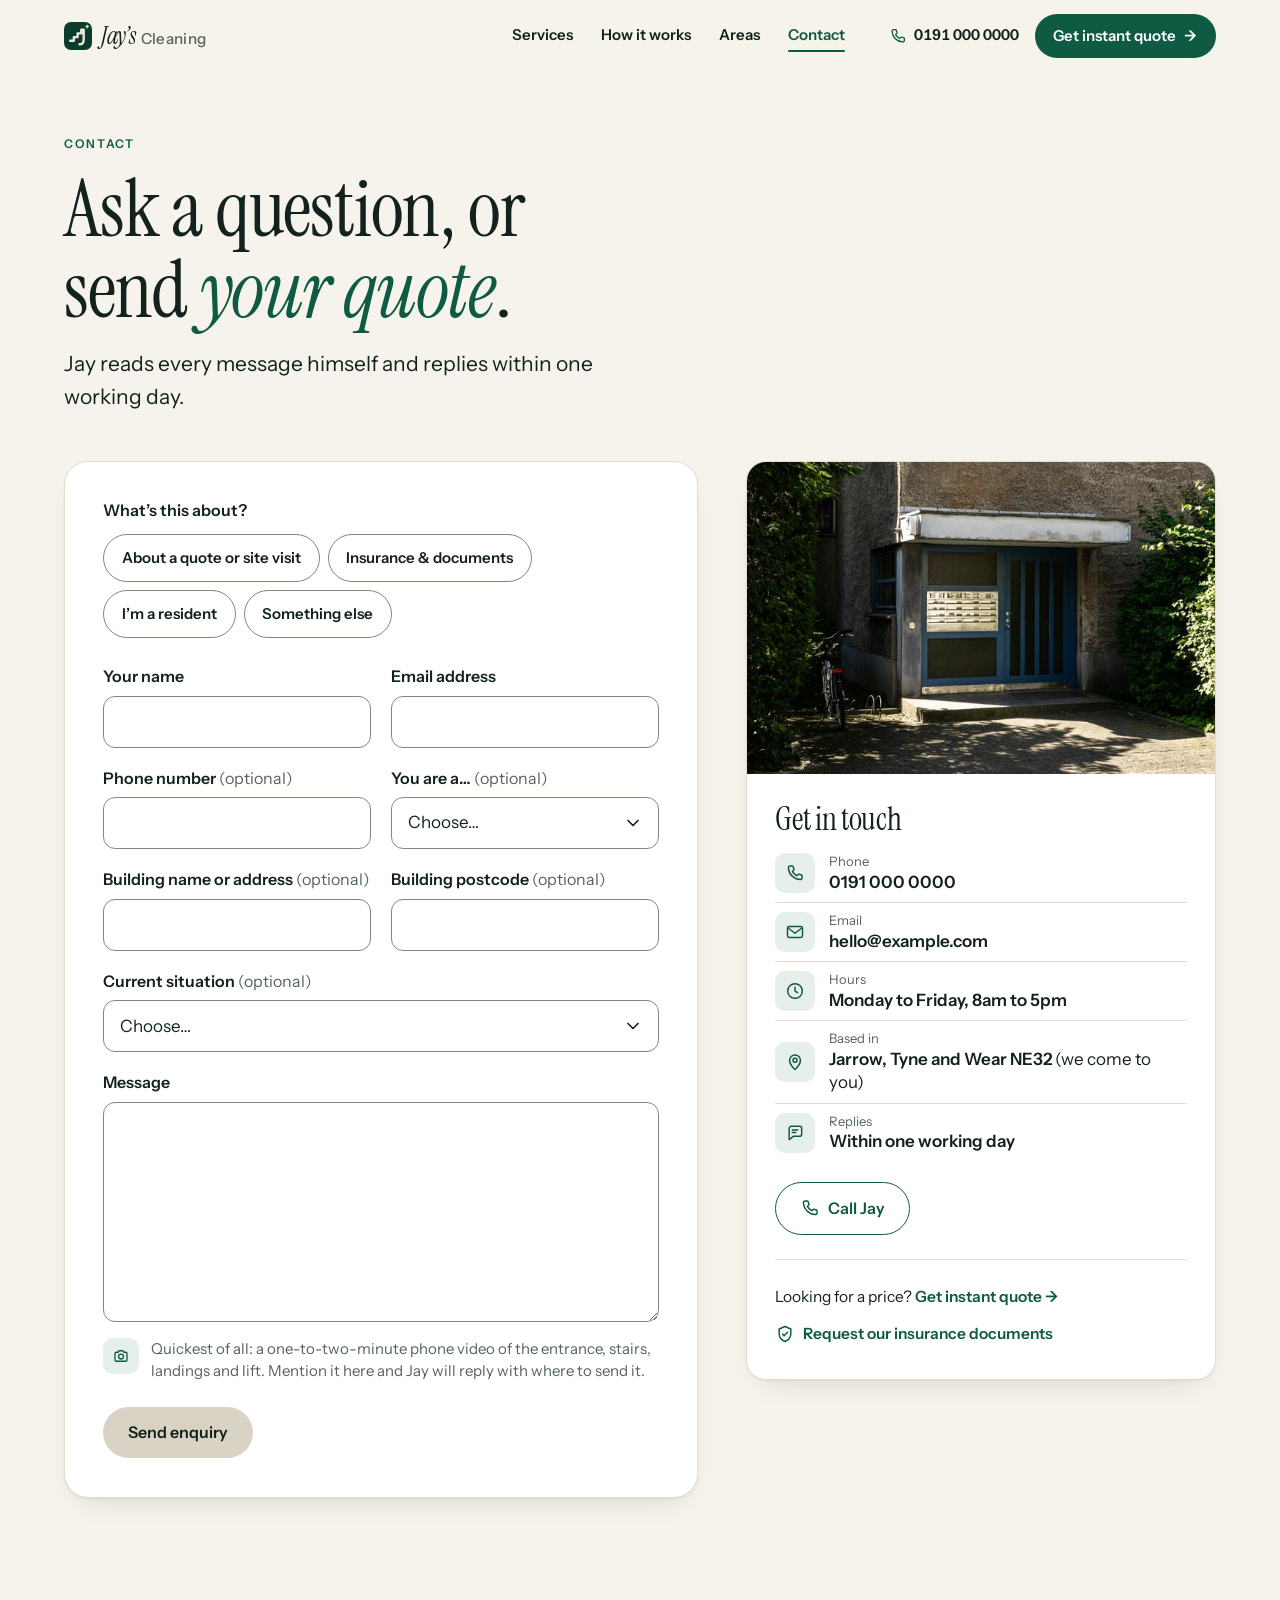
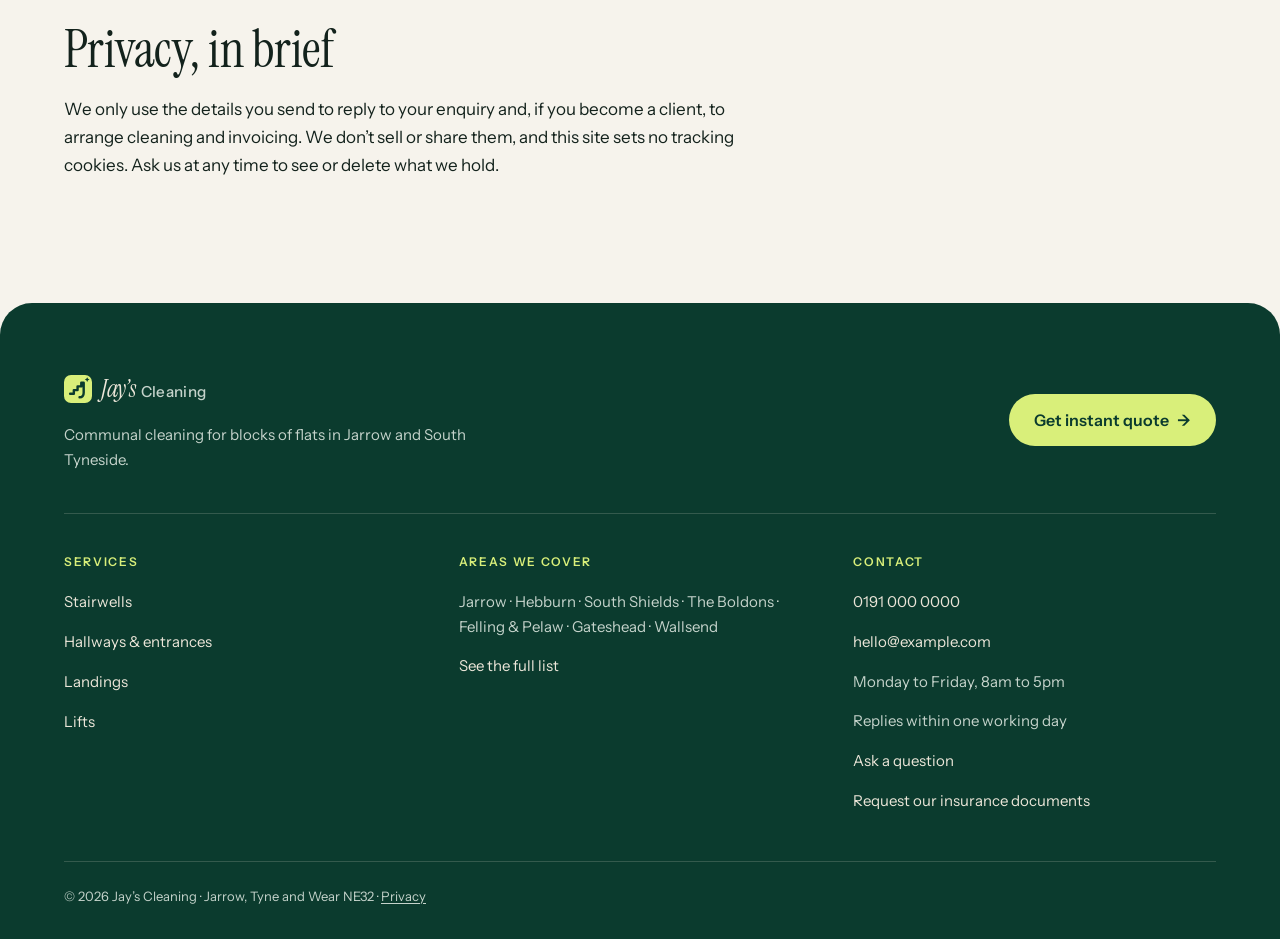
<file: contact.html>
<!doctype html>
<html lang="en-GB">
<head>
  <script>document.documentElement.classList.add('js')</script>
  <meta charset="utf-8">
  <meta name="viewport" content="width=device-width, initial-scale=1, viewport-fit=cover">
  <title>Contact Jay’s Cleaning | Communal Cleaning in Jarrow, NE32</title>
  <meta name="description" content="Book a site visit, request our insurance certificate and risk assessment, or send us your quote. Communal cleaning for managing agents, landlords and RTM companies.">
  <link rel="canonical" href="https://jays-cleaning.example/contact.html">
  <meta name="theme-color" content="#f6f3ec">

  <meta property="og:type" content="website">
  <meta property="og:locale" content="en_GB">
  <meta property="og:site_name" content="Jay’s Cleaning">
  <meta property="og:title" content="Contact Jay’s Cleaning | Communal Cleaning in Jarrow, NE32">
  <meta property="og:description" content="Book a site visit, request our insurance certificate and risk assessment, or send us your quote. Communal cleaning for managing agents, landlords and RTM companies.">
  <meta property="og:url" content="https://jays-cleaning.example/contact.html">
  <meta property="og:image" content="https://jays-cleaning.example/images/art/og-image.png">
  <meta property="og:image:width" content="1200">
  <meta property="og:image:height" content="630">
  <meta property="og:image:alt" content="Jay’s Cleaning: communal cleaning for blocks of flats in Jarrow and South Tyneside.">
  <meta name="twitter:card" content="summary_large_image">
  <meta name="twitter:title" content="Contact Jay’s Cleaning | Communal Cleaning in Jarrow, NE32">
  <meta name="twitter:description" content="Book a site visit, request our insurance certificate and risk assessment, or send us your quote. Communal cleaning for managing agents, landlords and RTM companies.">
  <meta name="twitter:image" content="https://jays-cleaning.example/images/art/og-image.png">

  <link rel="icon" href="favicon.svg" type="image/svg+xml">
  <link rel="icon" href="images/art/favicon-32.png" sizes="32x32" type="image/png">
  <link rel="apple-touch-icon" href="images/art/apple-touch-icon.png">

  <link rel="preconnect" href="https://fonts.googleapis.com">
  <link rel="preconnect" href="https://fonts.gstatic.com" crossorigin>
  <link rel="stylesheet" href="https://fonts.googleapis.com/css2?family=Instrument+Sans:wght@400;500;600&family=Instrument+Serif:ital@0;1&display=swap">
  <link rel="stylesheet" href="css/styles.css">
</head>
<body>
  <svg xmlns="http://www.w3.org/2000/svg" width="0" height="0" style="position:absolute" aria-hidden="true" focusable="false"><symbol id="i-stairs" viewBox="0 0 24 24"><g fill="none" stroke="currentColor" stroke-width="1.75" stroke-linecap="round" stroke-linejoin="round"><path d="M3 20.5h4.25v-4.25h4.25V12h4.25V7.75H21"/><path d="M3.5 12.5 15 3.75"/></g></symbol><symbol id="i-door" viewBox="0 0 24 24"><g fill="none" stroke="currentColor" stroke-width="1.75" stroke-linecap="round" stroke-linejoin="round"><path d="M6 21V4.75c0-.97.78-1.75 1.75-1.75h8.5c.97 0 1.75.78 1.75 1.75V21M3.5 21h17"/><path d="M14.75 12.25v.01"/></g></symbol><symbol id="i-intercom" viewBox="0 0 24 24"><g fill="none" stroke="currentColor" stroke-width="1.75" stroke-linecap="round" stroke-linejoin="round"><rect x="6" y="2.75" width="12" height="18.5" rx="2"/><path d="M9.5 6.75h5M9.5 9.5h5"/><circle cx="12" cy="15.25" r="2.5"/></g></symbol><symbol id="i-lift" viewBox="0 0 24 24"><g fill="none" stroke="currentColor" stroke-width="1.75" stroke-linecap="round" stroke-linejoin="round"><rect x="4" y="3" width="16" height="18" rx="2"/><path d="M12 3v18M6.75 9.25l1.5-2 1.5 2M14.25 7.25l1.5 2 1.5-2"/></g></symbol><symbol id="i-landing" viewBox="0 0 24 24"><g fill="none" stroke="currentColor" stroke-width="1.75" stroke-linecap="round" stroke-linejoin="round"><path d="M2.75 20.75h18.5M4 20.75V7.5c0-.55.45-1 1-1h4c.55 0 1 .45 1 1v13.25M14 20.75V7.5c0-.55.45-1 1-1h4c.55 0 1 .45 1 1v13.25M8.25 14v.01M15.75 14v.01M12 3.25v.01"/></g></symbol><symbol id="i-calendar-check" viewBox="0 0 24 24"><g fill="none" stroke="currentColor" stroke-width="1.75" stroke-linecap="round" stroke-linejoin="round"><rect x="3.5" y="5" width="17" height="15.5" rx="2"/><path d="M3.5 9.5h17M8 3v4M16 3v4M9 15l2 2 4-4"/></g></symbol><symbol id="i-shield-check" viewBox="0 0 24 24"><g fill="none" stroke="currentColor" stroke-width="1.75" stroke-linecap="round" stroke-linejoin="round"><path d="M12 3l7 3v5.5c0 4.3-2.9 7.9-7 9.5-4.1-1.6-7-5.2-7-9.5V6z"/><path d="M9 12l2 2 4-4"/></g></symbol><symbol id="i-camera" viewBox="0 0 24 24"><g fill="none" stroke="currentColor" stroke-width="1.75" stroke-linecap="round" stroke-linejoin="round"><path d="M4 8.75C4 7.78 4.78 7 5.75 7H8l1.5-2h5L16 7h2.25c.97 0 1.75.78 1.75 1.75v8.5c0 .97-.78 1.75-1.75 1.75H5.75C4.78 19 4 18.22 4 17.25z"/><circle cx="12" cy="12.75" r="3.25"/></g></symbol><symbol id="i-clipboard-check" viewBox="0 0 24 24"><g fill="none" stroke="currentColor" stroke-width="1.75" stroke-linecap="round" stroke-linejoin="round"><path d="M9 4.5H7a2 2 0 0 0-2 2v13a2 2 0 0 0 2 2h10a2 2 0 0 0 2-2v-13a2 2 0 0 0-2-2h-2"/><rect x="9" y="3" width="6" height="3" rx="1"/><path d="M9 13.5l2 2 4-4"/></g></symbol><symbol id="i-key" viewBox="0 0 24 24"><g fill="none" stroke="currentColor" stroke-width="1.75" stroke-linecap="round" stroke-linejoin="round"><circle cx="8" cy="15.5" r="4.25"/><path d="M11 12.5 19.5 4M16.25 7.25l2.5 2.5M13.75 9.75l2 2"/></g></symbol><symbol id="i-pound-tag" viewBox="0 0 24 24"><g fill="none" stroke="currentColor" stroke-width="1.75" stroke-linecap="round" stroke-linejoin="round"><path d="M8.3 5H19c.83 0 1.5.67 1.5 1.5v11c0 .83-.67 1.5-1.5 1.5H8.3a1.5 1.5 0 0 1-1.24-.66L3 12l4.06-6.34A1.5 1.5 0 0 1 8.3 5z"/><path d="M16.6 9.4a1.9 1.9 0 0 0-3.5 1v5.1M11 15.5h5.75M11 12.75h3.6"/></g></symbol><symbol id="i-map-pin" viewBox="0 0 24 24"><g fill="none" stroke="currentColor" stroke-width="1.75" stroke-linecap="round" stroke-linejoin="round"><path d="M12 21s-6.5-5.6-6.5-11a6.5 6.5 0 0 1 13 0c0 5.4-6.5 11-6.5 11z"/><circle cx="12" cy="10" r="2.4"/></g></symbol><symbol id="i-phone" viewBox="0 0 24 24"><g fill="none" stroke="currentColor" stroke-width="1.75" stroke-linecap="round" stroke-linejoin="round"><path d="M8.6 3.5H6.2A2.1 2.1 0 0 0 4.1 5.8C4.6 13.5 10.5 19.4 18.2 19.9a2.1 2.1 0 0 0 2.3-2.1v-2.4a1 1 0 0 0-.7-.95l-3.1-1a1 1 0 0 0-1 .25l-1.6 1.6a12.4 12.4 0 0 1-5.2-5.2l1.6-1.6a1 1 0 0 0 .25-1l-1-3.1a1 1 0 0 0-.95-.7z"/></g></symbol><symbol id="i-mail" viewBox="0 0 24 24"><g fill="none" stroke="currentColor" stroke-width="1.75" stroke-linecap="round" stroke-linejoin="round"><rect x="3" y="5.5" width="18" height="13" rx="2"/><path d="m3.75 7.25 8.25 6.25 8.25-6.25"/></g></symbol><symbol id="i-clock" viewBox="0 0 24 24"><g fill="none" stroke="currentColor" stroke-width="1.75" stroke-linecap="round" stroke-linejoin="round"><circle cx="12" cy="12" r="8.75"/><path d="M12 7.5V12l3 2"/></g></symbol><symbol id="i-chat" viewBox="0 0 24 24"><g fill="none" stroke="currentColor" stroke-width="1.75" stroke-linecap="round" stroke-linejoin="round"><path d="M20 13.5a2.5 2.5 0 0 1-2.5 2.5H10l-5 4V6.5A2.5 2.5 0 0 1 7.5 4h10A2.5 2.5 0 0 1 20 6.5z"/><path d="M8.75 8.5h6.5M8.75 11.5h4"/></g></symbol><symbol id="i-building" viewBox="0 0 24 24"><g fill="none" stroke="currentColor" stroke-width="1.75" stroke-linecap="round" stroke-linejoin="round"><path d="M5 21V5c0-.83.67-1.5 1.5-1.5h11c.83 0 1.5.67 1.5 1.5v16M3 21h18M9 7.5h.5M14.5 7.5h.5M9 11h.5M14.5 11h.5M9 14.5h.5M14.5 14.5h.5M10.5 21v-3h3v3"/></g></symbol><symbol id="i-check" viewBox="0 0 24 24"><g fill="none" stroke="currentColor" stroke-width="1.75" stroke-linecap="round" stroke-linejoin="round"><path d="M5 12.5l4.5 4.5L19 7.5"/></g></symbol><symbol id="i-plus" viewBox="0 0 24 24"><g fill="none" stroke="currentColor" stroke-width="1.75" stroke-linecap="round" stroke-linejoin="round"><path d="M12 5v14M5 12h14"/></g></symbol><symbol id="i-minus" viewBox="0 0 24 24"><g fill="none" stroke="currentColor" stroke-width="1.75" stroke-linecap="round" stroke-linejoin="round"><path d="M5 12h14"/></g></symbol><symbol id="i-arrow-right" viewBox="0 0 24 24"><g fill="none" stroke="currentColor" stroke-width="1.75" stroke-linecap="round" stroke-linejoin="round"><path d="M5 12h14M13 6l6 6-6 6"/></g></symbol><symbol id="i-chevron-down" viewBox="0 0 24 24"><g fill="none" stroke="currentColor" stroke-width="1.75" stroke-linecap="round" stroke-linejoin="round"><path d="m6 9 6 6 6-6"/></g></symbol><symbol id="i-info" viewBox="0 0 24 24"><g fill="none" stroke="currentColor" stroke-width="1.75" stroke-linecap="round" stroke-linejoin="round"><circle cx="12" cy="12" r="8.75"/><path d="M12 11v5.25M12 7.75h.01"/></g></symbol><symbol id="i-alert" viewBox="0 0 24 24"><g fill="none" stroke="currentColor" stroke-width="1.75" stroke-linecap="round" stroke-linejoin="round"><circle cx="12" cy="12" r="8.75"/><path d="M12 7.5v5.25M12 16.25h.01"/></g></symbol><symbol id="i-tiles" viewBox="0 0 24 24"><g fill="none" stroke="currentColor" stroke-width="1.75" stroke-linecap="round" stroke-linejoin="round"><rect x="3.5" y="3.5" width="17" height="17" rx="2"/><path d="M3.5 9.17h17M3.5 14.83h17M9.17 3.5v17M14.83 3.5v17"/></g></symbol><symbol id="i-carpet" viewBox="0 0 24 24"><g fill="none" stroke="currentColor" stroke-width="1.75" stroke-linecap="round" stroke-linejoin="round"><rect x="5" y="4.5" width="14" height="15" rx="1.5"/><path d="m12 8.25 3.25 3.75L12 15.75 8.75 12zM7.75 2.25v2.25M10.5 2.25v2.25M13.5 2.25v2.25M16.25 2.25v2.25M7.75 19.5v2.25M10.5 19.5v2.25M13.5 19.5v2.25M16.25 19.5v2.25"/></g></symbol><symbol id="i-half" viewBox="0 0 24 24"><g fill="none" stroke="currentColor" stroke-width="1.75" stroke-linecap="round" stroke-linejoin="round"><path fill="currentColor" fill-opacity=".22" stroke="none" d="M12 3.5h6.5a2 2 0 0 1 2 2v13a2 2 0 0 1-2 2H12z"/><rect x="3.5" y="3.5" width="17" height="17" rx="2"/><path d="M12 3.5v17M3.5 9.17H12M3.5 14.83H12M7.75 3.5v17"/></g></symbol><symbol id="i-menu" viewBox="0 0 24 24"><g fill="none" stroke="currentColor" stroke-width="1.75" stroke-linecap="round" stroke-linejoin="round"><path d="M4 7h16M4 12h16M4 17h16"/></g></symbol><symbol id="i-close" viewBox="0 0 24 24"><g fill="none" stroke="currentColor" stroke-width="1.75" stroke-linecap="round" stroke-linejoin="round"><path d="M6 6l12 12M18 6 6 18"/></g></symbol></svg>

  <a class="skip-link" href="#main">Skip to content</a>

  <header class="site-header">
    <div class="container header-inner">
      <a class="brand" href="index.html" aria-label="Jay’s Cleaning home">
        <svg class="brand-mark" viewBox="0 0 32 32" width="28" height="28" aria-hidden="true" focusable="false"><rect width="32" height="32" rx="8" fill="#0b3b2e"/><path fill="none" stroke="#ece6d9" stroke-width="2.75" stroke-linecap="round" stroke-linejoin="round" d="M7 21.5h4.25v-4.25h4.25V13h4.25V8.75h2.75v11.5c0 3.4-1.9 5.25-4.75 5.25"/><path fill="#d9ef7a" d="M26.5 2.5Q27 4.75 29.25 5.25 27 5.75 26.5 8 26 5.75 23.75 5.25 26 4.75 26.5 2.5z"/></svg>
        <span class="brand-word" aria-hidden="true">Jay’s <span>Cleaning</span></span>
      </a>
      <nav class="site-nav" id="site-menu" aria-label="Main">
        <ul class="nav-links">
          <li><a href="index.html#services">Services</a></li>
          <li><a href="index.html#how">How it works</a></li>
          <li><a href="index.html#areas">Areas</a></li>
          <li><a href="contact.html" aria-current="page">Contact</a></li>
        </ul>
        <ul class="nav-extra">
          <li><a href="tel:+441910000000" aria-label="Call Jay on 0191 000 0000"><svg class="i" aria-hidden="true" focusable="false"><use href="#i-phone"/></svg>0191 000 0000</a></li>
          <li><a href="mailto:hello@example.com"><svg class="i" aria-hidden="true" focusable="false"><use href="#i-mail"/></svg>hello@example.com</a></li>
          <li><a class="btn btn-primary" href="quote.html">Get instant quote</a></li>
        </ul>
      </nav>
      <div class="header-actions">
        <a class="header-phone" href="tel:+441910000000" aria-label="Call Jay on 0191 000 0000"><svg class="i" aria-hidden="true" focusable="false"><use href="#i-phone"/></svg>0191 000 0000</a>
        <a class="btn btn-primary btn-sm header-cta" href="quote.html">Get instant quote</a>
        <a class="icon-btn header-call" href="tel:+441910000000" aria-label="Call Jay on 0191 000 0000"><svg class="i" aria-hidden="true" focusable="false"><use href="#i-phone"/></svg></a>
        <button class="menu-toggle" type="button" aria-expanded="false" aria-controls="site-menu"><svg class="i i-open" aria-hidden="true" focusable="false"><use href="#i-menu"/></svg><svg class="i i-close" aria-hidden="true" focusable="false"><use href="#i-close"/></svg><span>Menu</span></button>
      </div>
    </div>
  </header>

  <main id="main">
    <div class="container page-intro">
      <p class="eyebrow">Contact</p>
      <h1>Ask a question, or send <em>your quote</em>.</h1>
      <p class="lead">Jay reads every message himself and replies within one working day.</p>
    </div>

    <div class="container contact-layout">
      <div class="contact-main">
        <div class="card contact-quick" aria-label="Quick contact">
          <ul class="tap-rows">
            <li><a href="tel:+441910000000" aria-label="Call Jay on 0191 000 0000"><span class="chip"><svg class="i" aria-hidden="true" focusable="false"><use href="#i-phone"/></svg></span><span><small>Phone</small><strong>0191 000 0000</strong></span></a></li>
            <li><a href="mailto:hello@example.com"><span class="chip"><svg class="i" aria-hidden="true" focusable="false"><use href="#i-mail"/></svg></span><span><small>Email</small><strong>hello@example.com</strong></span></a></li>
          </ul>
        </div>

        <!-- FORM SERVICE HOOK: data-netlify enables Netlify Forms when hosted on Netlify.
             Choose how the form sends in js/contact.js (CONTACT_CONFIG.mode). -->
        <form id="contact-form" class="form-card" name="enquiry" method="POST" data-netlify="true" netlify-honeypot="bot-field" novalidate aria-label="Enquiry form">
          <input type="hidden" name="form-name" value="enquiry">
          <input type="hidden" name="subject" value="Cleaning enquiry">
          <p class="visually-hidden"><label>Leave this empty <input name="bot-field" tabindex="-1" autocomplete="off"></label></p>

          <fieldset class="topic">
            <legend>What’s this about?</legend>
            <div class="choices-pills">
              <label class="choice choice-pill"><input type="radio" name="topic" value="quote"><span>About a quote or site visit</span></label>
              <label class="choice choice-pill"><input type="radio" name="topic" value="documents"><span>Insurance &amp; documents</span></label>
              <label class="choice choice-pill"><input type="radio" name="topic" value="resident"><span>I’m a resident</span></label>
              <label class="choice choice-pill"><input type="radio" name="topic" value="other"><span>Something else</span></label>
            </div>
          </fieldset>

          <p class="note" id="quote-banner" hidden>We’ve added your quote to the message below. Add anything else Jay should know.</p>

          <div class="field-row">
            <div class="field">
              <label class="label" for="name">Your name</label>
              <input type="text" id="name" name="name" autocomplete="name" required aria-describedby="err-name">
              <p class="error" id="err-name" role="alert"></p>
            </div>
            <div class="field">
              <label class="label" for="email">Email address</label>
              <input type="email" id="email" name="email" autocomplete="email" required aria-describedby="err-email">
              <p class="error" id="err-email" role="alert"></p>
            </div>
          </div>

          <div class="field-row">
            <div class="field">
              <label class="label" for="phone">Phone number <span class="opt">(optional)</span></label>
              <input type="tel" id="phone" name="phone" autocomplete="tel">
            </div>
            <div class="field">
              <label class="label" for="role">You are a… <span class="opt">(optional)</span></label>
              <select id="role" name="role">
                <option value="">Choose…</option>
                <option>Managing agent</option>
                <option>RTM or RMC director</option>
                <option>Freeholder</option>
                <option>Landlord</option>
                <option>Residents’ association</option>
                <option>Resident</option>
                <option>Other</option>
              </select>
            </div>
          </div>

          <div class="field-row">
            <div class="field">
              <label class="label" for="building">Building name or address <span class="opt">(optional)</span></label>
              <input type="text" id="building" name="building" autocomplete="street-address">
            </div>
            <div class="field">
              <label class="label" for="building-postcode">Building postcode <span class="opt">(optional)</span></label>
              <input type="text" id="building-postcode" name="building-postcode" autocomplete="postal-code" autocapitalize="characters" spellcheck="false">
            </div>
          </div>

          <div class="field" id="situation-field">
            <label class="label" for="situation">Current situation <span class="opt">(optional)</span></label>
            <select id="situation" name="situation">
              <option value="">Choose…</option>
              <option>No cleaner yet</option>
              <option>Switching cleaner</option>
              <option>New building handover</option>
              <option>Not sure</option>
            </select>
          </div>

          <div class="field">
            <label class="label" for="message">Message</label>
            <textarea id="message" name="message" rows="8" required aria-describedby="err-message"></textarea>
            <p class="error" id="err-message" role="alert"></p>
          </div>

          <p class="video-tip"><span class="chip"><svg class="i" aria-hidden="true" focusable="false"><use href="#i-camera"/></svg></span><span>Quickest of all: a one-to-two-minute phone video of the entrance, stairs, landings and lift. Mention it here and Jay will reply with where to send it.</span></p>

          <button type="submit" class="btn btn-primary btn-block" disabled>Send enquiry</button>
          <p class="status" id="form-status" role="status"></p>
        </form>
      </div>

      <aside class="card contact-card" aria-labelledby="touch-title">
        <div class="contact-photo">
          <img src="images/photos/entrance-lobby-640.jpg" srcset="images/photos/entrance-lobby-640.jpg 640w, images/photos/entrance-lobby-1200.jpg 1200w" sizes="(min-width: 80rem) 30rem, 40vw" width="640" height="427" loading="lazy" decoding="async" alt="Communal entrance with glazed door and wall-mounted letterboxes.">
        </div>
        <div class="contact-card-body">
          <h2 id="touch-title">Get in touch</h2>
          <ul class="tap-rows">
            <li><a href="tel:+441910000000" aria-label="Call Jay on 0191 000 0000"><span class="chip"><svg class="i" aria-hidden="true" focusable="false"><use href="#i-phone"/></svg></span><span><small>Phone</small><strong>0191 000 0000</strong></span></a></li>
            <li><a href="mailto:hello@example.com"><span class="chip"><svg class="i" aria-hidden="true" focusable="false"><use href="#i-mail"/></svg></span><span><small>Email</small><strong>hello@example.com</strong></span></a></li>
            <li><div class="row"><span class="chip"><svg class="i" aria-hidden="true" focusable="false"><use href="#i-clock"/></svg></span><span><small>Hours</small><strong>Monday to Friday, 8am to 5pm</strong></span></div></li>
            <li><div class="row"><span class="chip"><svg class="i" aria-hidden="true" focusable="false"><use href="#i-map-pin"/></svg></span><span><small>Based in</small><strong>Jarrow, Tyne and Wear NE32</strong> (we come to you)</span></div></li>
            <li><div class="row"><span class="chip"><svg class="i" aria-hidden="true" focusable="false"><use href="#i-chat"/></svg></span><span><small>Replies</small><strong>Within one working day</strong></span></div></li>
          </ul>
          <a class="btn btn-secondary" href="tel:+441910000000"><svg class="i" aria-hidden="true" focusable="false"><use href="#i-phone"/></svg>Call Jay</a>
          <hr>
          <div class="more">
            <p>Looking for a price? <a class="link link-arrow" href="quote.html">Get instant quote</a></p>
            <p><a class="link link-icon" href="contact.html?topic=documents" data-set-topic="documents"><svg class="i" aria-hidden="true" focusable="false"><use href="#i-shield-check"/></svg>Request our insurance documents</a></p>
          </div>
        </div>
      </aside>
    </div>

    <section class="section" id="privacy" aria-labelledby="privacy-title" style="padding-bottom:0">
      <div class="container"><div class="privacy" data-reveal>
      <h2 id="privacy-title">Privacy, in brief</h2>
      <p>We only use the details you send to reply to your enquiry and, if you become a client, to arrange cleaning and invoicing. We don’t sell or share them, and this site sets no tracking cookies. Ask us at any time to see or delete what we hold.</p>
      </div></div>
    </section>
  </main>

  <footer class="site-footer on-deep">
    <div class="container">
      <div class="footer-top">
        <div>
          <a class="brand" href="index.html" aria-label="Jay’s Cleaning home">
            <svg class="brand-mark" viewBox="0 0 32 32" width="28" height="28" aria-hidden="true" focusable="false"><rect width="32" height="32" rx="8" fill="#d9ef7a"/><path fill="none" stroke="#0b3b2e" stroke-width="2.75" stroke-linecap="round" stroke-linejoin="round" d="M7 21.5h4.25v-4.25h4.25V13h4.25V8.75h2.75v11.5c0 3.4-1.9 5.25-4.75 5.25"/><path fill="#0b3b2e" d="M26.5 2.5Q27 4.75 29.25 5.25 27 5.75 26.5 8 26 5.75 23.75 5.25 26 4.75 26.5 2.5z"/></svg>
            <span class="brand-word" aria-hidden="true">Jay’s <span>Cleaning</span></span>
          </a>
          <p class="footer-tagline">Communal cleaning for blocks of flats in Jarrow and South Tyneside.</p>
        </div>
        <a class="btn btn-primary" href="quote.html">Get instant quote</a>
      </div>

      <div class="footer-cols">
        <div>
          <h2>Services</h2>
          <ul class="footer-list">
            <li><a href="index.html#services">Stairwells</a></li>
            <li><a href="index.html#services">Hallways &amp; entrances</a></li>
            <li><a href="index.html#services">Landings</a></li>
            <li><a href="index.html#services">Lifts</a></li>
          </ul>
        </div>
        <div>
          <h2>Areas we cover</h2>
          <ul class="footer-list">
            <li class="plain">Jarrow · Hebburn · South Shields · The Boldons · Felling &amp; Pelaw · Gateshead · Wallsend</li>
            <li><a href="index.html#areas">See the full list</a></li>
          </ul>
        </div>
        <div>
          <h2>Contact</h2>
          <ul class="footer-list">
            <li><a href="tel:+441910000000" aria-label="Call Jay on 0191 000 0000">0191 000 0000</a></li>
            <li><a href="mailto:hello@example.com">hello@example.com</a></li>
            <li class="plain">Monday to Friday, 8am to 5pm</li>
            <li class="plain">Replies within one working day</li>
            <li><a href="contact.html">Ask a question</a></li>
            <li><a href="contact.html?topic=documents">Request our insurance documents</a></li>
          </ul>
        </div>
      </div>

      <p class="footer-bottom">© <span data-year>2026</span> Jay’s Cleaning · Jarrow, Tyne and Wear NE32 · <a href="contact.html#privacy">Privacy</a></p>
    </div>
  </footer>

  <div class="cta-bar on-deep">
    <a class="btn btn-primary" href="quote.html">Get instant quote</a>
    <a class="btn btn-secondary" href="tel:+441910000000"><svg class="i" aria-hidden="true" focusable="false"><use href="#i-phone"/></svg>Call Jay</a>
  </div>

  <script src="js/contact.js"></script>
  <script src="js/site.js"></script>
</body>
</html>
</file>
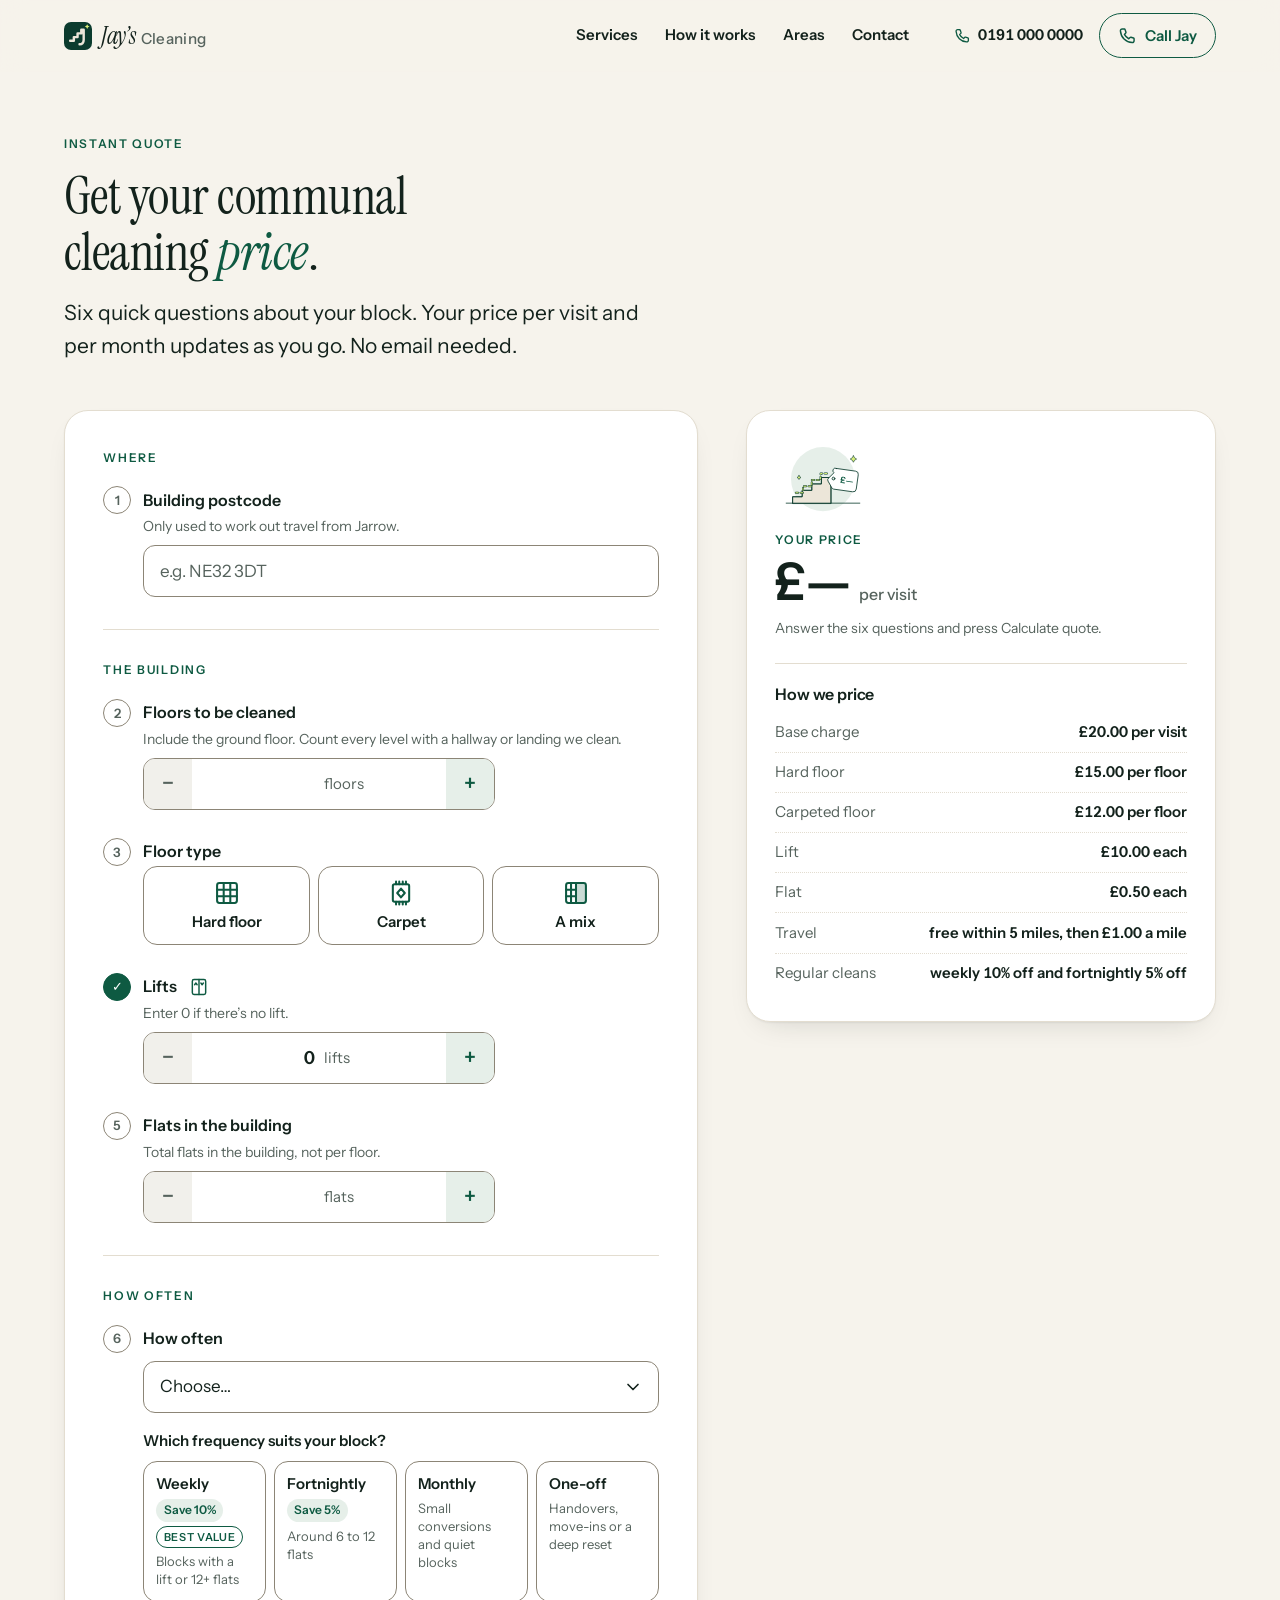
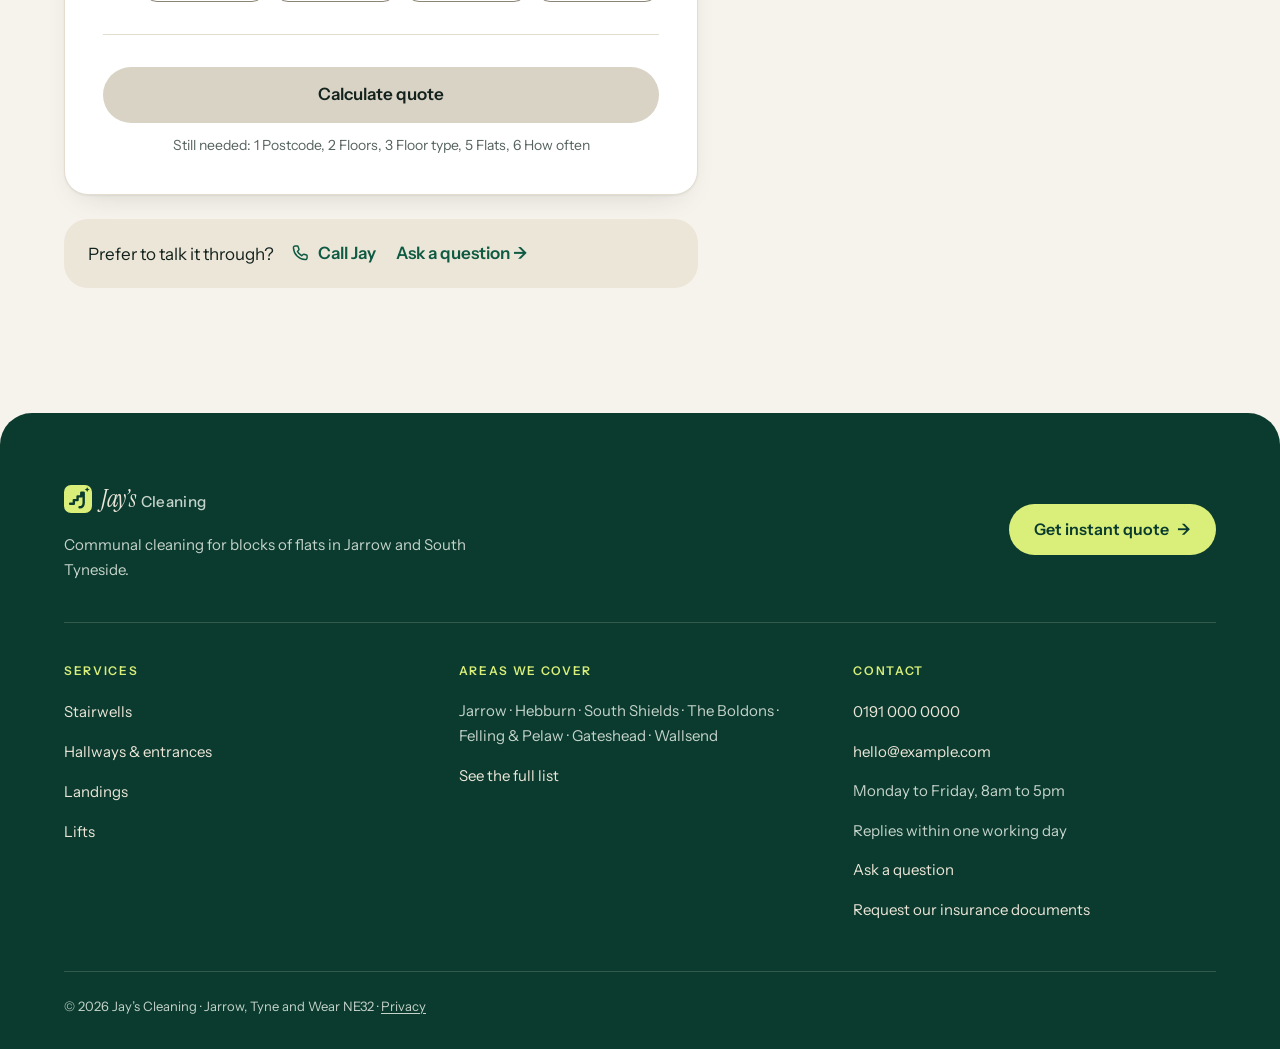
<file: quote.html>
<!doctype html>
<html lang="en-GB">
<head>
  <script>document.documentElement.classList.add('js')</script>
  <meta charset="utf-8">
  <meta name="viewport" content="width=device-width, initial-scale=1, viewport-fit=cover">
  <title>Instant Communal Cleaning Quote, Jarrow | Jay’s Cleaning</title>
  <meta name="description" content="Enter your building’s postcode, floors, lifts and flats for an instant per-visit estimate for communal cleaning in Jarrow and South Tyneside. Final price confirmed after a site visit.">
  <link rel="canonical" href="https://jays-cleaning.example/quote.html">
  <meta name="theme-color" content="#f6f3ec">

  <meta property="og:type" content="website">
  <meta property="og:locale" content="en_GB">
  <meta property="og:site_name" content="Jay’s Cleaning">
  <meta property="og:title" content="Instant Communal Cleaning Quote, Jarrow | Jay’s Cleaning">
  <meta property="og:description" content="Enter your building’s postcode, floors, lifts and flats for an instant per-visit estimate for communal cleaning in Jarrow and South Tyneside. Final price confirmed after a site visit.">
  <meta property="og:url" content="https://jays-cleaning.example/quote.html">
  <meta property="og:image" content="https://jays-cleaning.example/images/art/og-image.png">
  <meta property="og:image:width" content="1200">
  <meta property="og:image:height" content="630">
  <meta property="og:image:alt" content="Jay’s Cleaning: communal cleaning for blocks of flats in Jarrow and South Tyneside.">
  <meta name="twitter:card" content="summary_large_image">
  <meta name="twitter:title" content="Instant Communal Cleaning Quote, Jarrow | Jay’s Cleaning">
  <meta name="twitter:description" content="Enter your building’s postcode, floors, lifts and flats for an instant per-visit estimate for communal cleaning in Jarrow and South Tyneside. Final price confirmed after a site visit.">
  <meta name="twitter:image" content="https://jays-cleaning.example/images/art/og-image.png">

  <link rel="icon" href="favicon.svg" type="image/svg+xml">
  <link rel="icon" href="images/art/favicon-32.png" sizes="32x32" type="image/png">
  <link rel="apple-touch-icon" href="images/art/apple-touch-icon.png">

  <link rel="preconnect" href="https://fonts.googleapis.com">
  <link rel="preconnect" href="https://fonts.gstatic.com" crossorigin>
  <link rel="stylesheet" href="https://fonts.googleapis.com/css2?family=Instrument+Sans:wght@400;500;600&family=Instrument+Serif:ital@0;1&display=swap">
  <link rel="stylesheet" href="css/styles.css">
</head>
<body>
  <svg xmlns="http://www.w3.org/2000/svg" width="0" height="0" style="position:absolute" aria-hidden="true" focusable="false"><symbol id="i-stairs" viewBox="0 0 24 24"><g fill="none" stroke="currentColor" stroke-width="1.75" stroke-linecap="round" stroke-linejoin="round"><path d="M3 20.5h4.25v-4.25h4.25V12h4.25V7.75H21"/><path d="M3.5 12.5 15 3.75"/></g></symbol><symbol id="i-door" viewBox="0 0 24 24"><g fill="none" stroke="currentColor" stroke-width="1.75" stroke-linecap="round" stroke-linejoin="round"><path d="M6 21V4.75c0-.97.78-1.75 1.75-1.75h8.5c.97 0 1.75.78 1.75 1.75V21M3.5 21h17"/><path d="M14.75 12.25v.01"/></g></symbol><symbol id="i-intercom" viewBox="0 0 24 24"><g fill="none" stroke="currentColor" stroke-width="1.75" stroke-linecap="round" stroke-linejoin="round"><rect x="6" y="2.75" width="12" height="18.5" rx="2"/><path d="M9.5 6.75h5M9.5 9.5h5"/><circle cx="12" cy="15.25" r="2.5"/></g></symbol><symbol id="i-lift" viewBox="0 0 24 24"><g fill="none" stroke="currentColor" stroke-width="1.75" stroke-linecap="round" stroke-linejoin="round"><rect x="4" y="3" width="16" height="18" rx="2"/><path d="M12 3v18M6.75 9.25l1.5-2 1.5 2M14.25 7.25l1.5 2 1.5-2"/></g></symbol><symbol id="i-landing" viewBox="0 0 24 24"><g fill="none" stroke="currentColor" stroke-width="1.75" stroke-linecap="round" stroke-linejoin="round"><path d="M2.75 20.75h18.5M4 20.75V7.5c0-.55.45-1 1-1h4c.55 0 1 .45 1 1v13.25M14 20.75V7.5c0-.55.45-1 1-1h4c.55 0 1 .45 1 1v13.25M8.25 14v.01M15.75 14v.01M12 3.25v.01"/></g></symbol><symbol id="i-calendar-check" viewBox="0 0 24 24"><g fill="none" stroke="currentColor" stroke-width="1.75" stroke-linecap="round" stroke-linejoin="round"><rect x="3.5" y="5" width="17" height="15.5" rx="2"/><path d="M3.5 9.5h17M8 3v4M16 3v4M9 15l2 2 4-4"/></g></symbol><symbol id="i-shield-check" viewBox="0 0 24 24"><g fill="none" stroke="currentColor" stroke-width="1.75" stroke-linecap="round" stroke-linejoin="round"><path d="M12 3l7 3v5.5c0 4.3-2.9 7.9-7 9.5-4.1-1.6-7-5.2-7-9.5V6z"/><path d="M9 12l2 2 4-4"/></g></symbol><symbol id="i-camera" viewBox="0 0 24 24"><g fill="none" stroke="currentColor" stroke-width="1.75" stroke-linecap="round" stroke-linejoin="round"><path d="M4 8.75C4 7.78 4.78 7 5.75 7H8l1.5-2h5L16 7h2.25c.97 0 1.75.78 1.75 1.75v8.5c0 .97-.78 1.75-1.75 1.75H5.75C4.78 19 4 18.22 4 17.25z"/><circle cx="12" cy="12.75" r="3.25"/></g></symbol><symbol id="i-clipboard-check" viewBox="0 0 24 24"><g fill="none" stroke="currentColor" stroke-width="1.75" stroke-linecap="round" stroke-linejoin="round"><path d="M9 4.5H7a2 2 0 0 0-2 2v13a2 2 0 0 0 2 2h10a2 2 0 0 0 2-2v-13a2 2 0 0 0-2-2h-2"/><rect x="9" y="3" width="6" height="3" rx="1"/><path d="M9 13.5l2 2 4-4"/></g></symbol><symbol id="i-key" viewBox="0 0 24 24"><g fill="none" stroke="currentColor" stroke-width="1.75" stroke-linecap="round" stroke-linejoin="round"><circle cx="8" cy="15.5" r="4.25"/><path d="M11 12.5 19.5 4M16.25 7.25l2.5 2.5M13.75 9.75l2 2"/></g></symbol><symbol id="i-pound-tag" viewBox="0 0 24 24"><g fill="none" stroke="currentColor" stroke-width="1.75" stroke-linecap="round" stroke-linejoin="round"><path d="M8.3 5H19c.83 0 1.5.67 1.5 1.5v11c0 .83-.67 1.5-1.5 1.5H8.3a1.5 1.5 0 0 1-1.24-.66L3 12l4.06-6.34A1.5 1.5 0 0 1 8.3 5z"/><path d="M16.6 9.4a1.9 1.9 0 0 0-3.5 1v5.1M11 15.5h5.75M11 12.75h3.6"/></g></symbol><symbol id="i-map-pin" viewBox="0 0 24 24"><g fill="none" stroke="currentColor" stroke-width="1.75" stroke-linecap="round" stroke-linejoin="round"><path d="M12 21s-6.5-5.6-6.5-11a6.5 6.5 0 0 1 13 0c0 5.4-6.5 11-6.5 11z"/><circle cx="12" cy="10" r="2.4"/></g></symbol><symbol id="i-phone" viewBox="0 0 24 24"><g fill="none" stroke="currentColor" stroke-width="1.75" stroke-linecap="round" stroke-linejoin="round"><path d="M8.6 3.5H6.2A2.1 2.1 0 0 0 4.1 5.8C4.6 13.5 10.5 19.4 18.2 19.9a2.1 2.1 0 0 0 2.3-2.1v-2.4a1 1 0 0 0-.7-.95l-3.1-1a1 1 0 0 0-1 .25l-1.6 1.6a12.4 12.4 0 0 1-5.2-5.2l1.6-1.6a1 1 0 0 0 .25-1l-1-3.1a1 1 0 0 0-.95-.7z"/></g></symbol><symbol id="i-mail" viewBox="0 0 24 24"><g fill="none" stroke="currentColor" stroke-width="1.75" stroke-linecap="round" stroke-linejoin="round"><rect x="3" y="5.5" width="18" height="13" rx="2"/><path d="m3.75 7.25 8.25 6.25 8.25-6.25"/></g></symbol><symbol id="i-clock" viewBox="0 0 24 24"><g fill="none" stroke="currentColor" stroke-width="1.75" stroke-linecap="round" stroke-linejoin="round"><circle cx="12" cy="12" r="8.75"/><path d="M12 7.5V12l3 2"/></g></symbol><symbol id="i-chat" viewBox="0 0 24 24"><g fill="none" stroke="currentColor" stroke-width="1.75" stroke-linecap="round" stroke-linejoin="round"><path d="M20 13.5a2.5 2.5 0 0 1-2.5 2.5H10l-5 4V6.5A2.5 2.5 0 0 1 7.5 4h10A2.5 2.5 0 0 1 20 6.5z"/><path d="M8.75 8.5h6.5M8.75 11.5h4"/></g></symbol><symbol id="i-building" viewBox="0 0 24 24"><g fill="none" stroke="currentColor" stroke-width="1.75" stroke-linecap="round" stroke-linejoin="round"><path d="M5 21V5c0-.83.67-1.5 1.5-1.5h11c.83 0 1.5.67 1.5 1.5v16M3 21h18M9 7.5h.5M14.5 7.5h.5M9 11h.5M14.5 11h.5M9 14.5h.5M14.5 14.5h.5M10.5 21v-3h3v3"/></g></symbol><symbol id="i-check" viewBox="0 0 24 24"><g fill="none" stroke="currentColor" stroke-width="1.75" stroke-linecap="round" stroke-linejoin="round"><path d="M5 12.5l4.5 4.5L19 7.5"/></g></symbol><symbol id="i-plus" viewBox="0 0 24 24"><g fill="none" stroke="currentColor" stroke-width="1.75" stroke-linecap="round" stroke-linejoin="round"><path d="M12 5v14M5 12h14"/></g></symbol><symbol id="i-minus" viewBox="0 0 24 24"><g fill="none" stroke="currentColor" stroke-width="1.75" stroke-linecap="round" stroke-linejoin="round"><path d="M5 12h14"/></g></symbol><symbol id="i-arrow-right" viewBox="0 0 24 24"><g fill="none" stroke="currentColor" stroke-width="1.75" stroke-linecap="round" stroke-linejoin="round"><path d="M5 12h14M13 6l6 6-6 6"/></g></symbol><symbol id="i-chevron-down" viewBox="0 0 24 24"><g fill="none" stroke="currentColor" stroke-width="1.75" stroke-linecap="round" stroke-linejoin="round"><path d="m6 9 6 6 6-6"/></g></symbol><symbol id="i-info" viewBox="0 0 24 24"><g fill="none" stroke="currentColor" stroke-width="1.75" stroke-linecap="round" stroke-linejoin="round"><circle cx="12" cy="12" r="8.75"/><path d="M12 11v5.25M12 7.75h.01"/></g></symbol><symbol id="i-alert" viewBox="0 0 24 24"><g fill="none" stroke="currentColor" stroke-width="1.75" stroke-linecap="round" stroke-linejoin="round"><circle cx="12" cy="12" r="8.75"/><path d="M12 7.5v5.25M12 16.25h.01"/></g></symbol><symbol id="i-tiles" viewBox="0 0 24 24"><g fill="none" stroke="currentColor" stroke-width="1.75" stroke-linecap="round" stroke-linejoin="round"><rect x="3.5" y="3.5" width="17" height="17" rx="2"/><path d="M3.5 9.17h17M3.5 14.83h17M9.17 3.5v17M14.83 3.5v17"/></g></symbol><symbol id="i-carpet" viewBox="0 0 24 24"><g fill="none" stroke="currentColor" stroke-width="1.75" stroke-linecap="round" stroke-linejoin="round"><rect x="5" y="4.5" width="14" height="15" rx="1.5"/><path d="m12 8.25 3.25 3.75L12 15.75 8.75 12zM7.75 2.25v2.25M10.5 2.25v2.25M13.5 2.25v2.25M16.25 2.25v2.25M7.75 19.5v2.25M10.5 19.5v2.25M13.5 19.5v2.25M16.25 19.5v2.25"/></g></symbol><symbol id="i-half" viewBox="0 0 24 24"><g fill="none" stroke="currentColor" stroke-width="1.75" stroke-linecap="round" stroke-linejoin="round"><path fill="currentColor" fill-opacity=".22" stroke="none" d="M12 3.5h6.5a2 2 0 0 1 2 2v13a2 2 0 0 1-2 2H12z"/><rect x="3.5" y="3.5" width="17" height="17" rx="2"/><path d="M12 3.5v17M3.5 9.17H12M3.5 14.83H12M7.75 3.5v17"/></g></symbol><symbol id="i-menu" viewBox="0 0 24 24"><g fill="none" stroke="currentColor" stroke-width="1.75" stroke-linecap="round" stroke-linejoin="round"><path d="M4 7h16M4 12h16M4 17h16"/></g></symbol><symbol id="i-close" viewBox="0 0 24 24"><g fill="none" stroke="currentColor" stroke-width="1.75" stroke-linecap="round" stroke-linejoin="round"><path d="M6 6l12 12M18 6 6 18"/></g></symbol></svg>

  <a class="skip-link" href="#main">Skip to content</a>

  <header class="site-header">
    <div class="container header-inner">
      <a class="brand" href="index.html" aria-label="Jay’s Cleaning home">
        <svg class="brand-mark" viewBox="0 0 32 32" width="28" height="28" aria-hidden="true" focusable="false"><rect width="32" height="32" rx="8" fill="#0b3b2e"/><path fill="none" stroke="#ece6d9" stroke-width="2.75" stroke-linecap="round" stroke-linejoin="round" d="M7 21.5h4.25v-4.25h4.25V13h4.25V8.75h2.75v11.5c0 3.4-1.9 5.25-4.75 5.25"/><path fill="#d9ef7a" d="M26.5 2.5Q27 4.75 29.25 5.25 27 5.75 26.5 8 26 5.75 23.75 5.25 26 4.75 26.5 2.5z"/></svg>
        <span class="brand-word" aria-hidden="true">Jay’s <span>Cleaning</span></span>
      </a>
      <nav class="site-nav" id="site-menu" aria-label="Main">
        <ul class="nav-links">
          <li><a href="index.html#services">Services</a></li>
          <li><a href="index.html#how">How it works</a></li>
          <li><a href="index.html#areas">Areas</a></li>
          <li><a href="contact.html">Contact</a></li>
        </ul>
        <ul class="nav-extra">
          <li><a href="tel:+441910000000" aria-label="Call Jay on 0191 000 0000"><svg class="i" aria-hidden="true" focusable="false"><use href="#i-phone"/></svg>0191 000 0000</a></li>
          <li><a href="mailto:hello@example.com"><svg class="i" aria-hidden="true" focusable="false"><use href="#i-mail"/></svg>hello@example.com</a></li>
          <li><a class="btn btn-primary" href="quote.html">Get instant quote</a></li>
        </ul>
      </nav>
      <div class="header-actions">
        <a class="header-phone" href="tel:+441910000000" aria-label="Call Jay on 0191 000 0000"><svg class="i" aria-hidden="true" focusable="false"><use href="#i-phone"/></svg>0191 000 0000</a>
        <a class="btn btn-secondary btn-sm header-cta" href="tel:+441910000000"><svg class="i" aria-hidden="true" focusable="false"><use href="#i-phone"/></svg>Call Jay</a>
        <a class="icon-btn header-call" href="tel:+441910000000" aria-label="Call Jay on 0191 000 0000"><svg class="i" aria-hidden="true" focusable="false"><use href="#i-phone"/></svg></a>
        <button class="menu-toggle" type="button" aria-expanded="false" aria-controls="site-menu"><svg class="i i-open" aria-hidden="true" focusable="false"><use href="#i-menu"/></svg><svg class="i i-close" aria-hidden="true" focusable="false"><use href="#i-close"/></svg><span>Menu</span></button>
      </div>
    </div>
  </header>

  <main id="main">
    <div class="container page-intro is-quote">
      <p class="eyebrow">Instant quote</p>
      <h1>Get your communal cleaning <em>price</em>.</h1>
      <p class="lead">Six quick questions about your block. Your price per visit and per month updates as you go. No email needed.</p>
    </div>

    <div class="container quote-layout">
      <div class="quote-main">
        <form id="quote-form" class="form-card" novalidate aria-label="Quote questions">

          <fieldset class="group">
            <legend>Where</legend>
            <div class="q" data-step="1">
              <label class="q-head" data-n="1" for="postcode">Building postcode</label>
              <p class="hint" id="postcode-hint">Only used to work out travel from Jarrow.</p>
              <div class="field">
                <input class="input" type="text" id="postcode" name="postcode" autocomplete="postal-code"
                       autocapitalize="characters" spellcheck="false" required placeholder="e.g. NE32 3DT"
                       aria-describedby="postcode-hint err-postcode postcode-status">
              </div>
              <p class="error" id="err-postcode" role="alert"></p>
              <p id="postcode-status" class="pc-status" aria-live="polite"></p>
            </div>
          </fieldset>

          <fieldset class="group">
            <legend>The building</legend>

            <div class="q" data-step="2">
              <label class="q-head" data-n="2" for="floors">Floors to be cleaned</label>
              <p class="hint" id="floors-hint">Include the ground floor. Count every level with a hallway or landing we clean.</p>
              <div class="stepper">
                <button type="button" class="step-btn" data-for="floors" data-delta="-1" aria-label="Remove a floor" aria-controls="floors">−</button>
                <input class="stepper-input" id="floors" name="floors" type="text" inputmode="numeric" pattern="[0-9]*" autocomplete="off" data-min="1" aria-describedby="floors-hint err-floors" required>
                <span class="unit" aria-hidden="true" data-one="floor" data-many="floors">floors</span>
                <button type="button" class="step-btn" data-for="floors" data-delta="1" aria-label="Add a floor" aria-controls="floors">+</button>
              </div>
              <p class="error" id="err-floors" role="alert"></p>
            </div>

            <fieldset class="q" data-step="3" aria-describedby="err-floorType">
              <legend class="q-head" data-n="3">Floor type</legend>
              <div class="choices">
                <label class="choice"><input type="radio" name="floor-type" value="hard" id="ft-hard"><svg class="i" aria-hidden="true" focusable="false"><use href="#i-tiles"/></svg><span>Hard floor</span></label>
                <label class="choice"><input type="radio" name="floor-type" value="carpet"><svg class="i" aria-hidden="true" focusable="false"><use href="#i-carpet"/></svg><span>Carpet</span></label>
                <label class="choice"><input type="radio" name="floor-type" value="mix"><svg class="i" aria-hidden="true" focusable="false"><use href="#i-half"/></svg><span>A mix</span></label>
              </div>
              <p class="error" id="err-floorType" role="alert"></p>

              <div class="mix-panel" id="mix-group" hidden>
                <div class="mix-inner">
                  <div class="mix-box">
                    <div class="mix-fields">
                      <div>
                        <label class="label" for="hard-floors">Hard floors</label>
              <div class="stepper no-unit">
                <button type="button" class="step-btn" data-for="hard-floors" data-delta="-1" aria-label="Remove a hard floor" aria-controls="hard-floors">−</button>
                <input class="stepper-input" id="hard-floors" type="text" inputmode="numeric" pattern="[0-9]*" autocomplete="off" data-min="0" aria-describedby="mix-count err-mix">
                <button type="button" class="step-btn" data-for="hard-floors" data-delta="1" aria-label="Add a hard floor" aria-controls="hard-floors">+</button>
              </div>
                      </div>
                      <div>
                        <label class="label" for="carpet-floors">Carpeted floors</label>
              <div class="stepper no-unit">
                <button type="button" class="step-btn" data-for="carpet-floors" data-delta="-1" aria-label="Remove a carpeted floor" aria-controls="carpet-floors">−</button>
                <input class="stepper-input" id="carpet-floors" type="text" inputmode="numeric" pattern="[0-9]*" autocomplete="off" data-min="0" aria-describedby="mix-count err-mix">
                <button type="button" class="step-btn" data-for="carpet-floors" data-delta="1" aria-label="Add a carpeted floor" aria-controls="carpet-floors">+</button>
              </div>
                      </div>
                    </div>
                    <p class="mix-count" id="mix-count" aria-live="polite"></p>
                  </div>
                </div>
              </div>
              <p class="error" id="err-mix" role="alert"></p>
            </fieldset>

            <div class="q" data-step="4">
              <label class="q-head" data-n="4" for="lifts">Lifts <svg class="i" aria-hidden="true" focusable="false"><use href="#i-lift"/></svg></label>
              <p class="hint" id="lifts-hint">Enter 0 if there’s no lift.</p>
              <div class="stepper">
                <button type="button" class="step-btn" data-for="lifts" data-delta="-1" aria-label="Remove a lift" aria-controls="lifts">−</button>
                <input class="stepper-input" id="lifts" name="lifts" type="text" inputmode="numeric" pattern="[0-9]*" autocomplete="off" data-min="0" value="0" aria-describedby="lifts-hint err-lifts" required>
                <span class="unit" aria-hidden="true" data-one="lift" data-many="lifts">lifts</span>
                <button type="button" class="step-btn" data-for="lifts" data-delta="1" aria-label="Add a lift" aria-controls="lifts">+</button>
              </div>
              <p class="error" id="err-lifts" role="alert"></p>
            </div>

            <div class="q" data-step="5">
              <label class="q-head" data-n="5" for="flats">Flats in the building</label>
              <p class="hint" id="flats-hint">Total flats in the building, not per floor.</p>
              <div class="stepper stepper-wide">
                <button type="button" class="step-btn" data-for="flats" data-delta="-1" aria-label="Remove a flat" aria-controls="flats">−</button>
                <input class="stepper-input" id="flats" name="flats" type="text" inputmode="numeric" pattern="[0-9]*" autocomplete="off" data-min="1" aria-describedby="flats-hint err-flats" required>
                <span class="unit" aria-hidden="true" data-one="flat" data-many="flats">flats</span>
                <button type="button" class="step-btn" data-for="flats" data-delta="1" aria-label="Add a flat" aria-controls="flats">+</button>
              </div>
              <p class="error" id="err-flats" role="alert"></p>
            </div>
          </fieldset>

          <fieldset class="group">
            <legend>How often</legend>
            <div class="q" data-step="6">
              <label class="q-head" data-n="6" for="frequency">How often</label>
              <div class="field">
                <select id="frequency" name="frequency" required aria-describedby="err-frequency">
                  <option value="">Choose…</option>
                  <!-- options are filled in from js/pricing.js -->
                </select>
              </div>
              <p class="error" id="err-frequency" role="alert"></p>
              <div class="freq-help" id="freq-help" hidden>
                <p class="freq-help-title" id="freq-help-title">Which frequency suits your block?</p>
                <div class="freq-grid" id="freq-cards" role="group" aria-labelledby="freq-help-title"></div>
              </div>
            </div>
          </fieldset>

          <div class="calc-wrap">
            <button type="submit" id="calculate" class="btn btn-primary btn-block" disabled>Calculate quote</button>
            <p id="calc-hint" class="hint" aria-live="polite"></p>
          </div>
        </form>

        <div class="talk-panel">
          <p>Prefer to talk it through? <span class="talk-links"><a class="link link-icon" href="tel:+441910000000"><svg class="i" aria-hidden="true" focusable="false"><use href="#i-phone"/></svg>Call Jay</a> <a class="link link-arrow" href="contact.html">Ask a question</a></span></p>
        </div>
      </div>

      <div class="summary">
        <aside class="summary-card placeholder-card" id="result-placeholder" aria-labelledby="placeholder-title">
          <img src="images/art/spot-empty-quote.svg" alt="" width="96" height="77">
          <p class="eyebrow" id="placeholder-title">Your price</p>
          <p class="total total-placeholder"><span class="total-amount">£—</span><span class="per"> per visit</span></p>
          <p class="small">Answer the six questions and press Calculate quote.</p>
          <h3>How we price</h3>
          <p class="small" id="rate-nojs">Prices are per visit and depend on floors, floor type, lifts, flats, distance from Jarrow and how often we clean.</p>
          <dl class="rate-card" id="rate-card" hidden>
            <div><dt>Base charge</dt><dd data-rate="base"></dd></div>
            <div><dt>Hard floor</dt><dd data-rate="hard"></dd></div>
            <div><dt>Carpeted floor</dt><dd data-rate="carpet"></dd></div>
            <div><dt>Lift</dt><dd data-rate="lift"></dd></div>
            <div><dt>Flat</dt><dd data-rate="flat"></dd></div>
            <div><dt>Travel</dt><dd>free within <span id="free-miles">a short distance</span> miles, then <span data-rate="mile"></span> a mile</dd></div>
            <div><dt>Regular cleans</dt><dd data-rate="discounts"></dd></div>
          </dl>
        </aside>

        <section id="quote-result" class="summary-card result" tabindex="-1" aria-labelledby="result-heading" hidden>
          <p class="result-ref" id="result-ref">Estimate</p>
          <h2 id="result-heading">Your estimated price</h2>
          <p class="note note-warn" id="stale-note" hidden>You’ve changed your answers. Press <strong>Calculate quote</strong> to update.</p>
          <p class="note note-warn" id="travel-note" hidden></p>
          <p class="total" id="result-total-wrap"><span id="result-total"></span><span class="per"> per visit</span></p>
          <p class="disclaimer"><svg class="i" aria-hidden="true" focusable="false"><use href="#i-info"/></svg><span>This is an estimate. Final price confirmed after a site visit.</span></p>
          <p id="result-monthly"></p>
          <p id="result-per-flat"></p>

          <details class="breakdown-toggle" id="breakdown" open>
            <summary>Price breakdown<svg class="i" aria-hidden="true" focusable="false"><use href="#i-chevron-down"/></svg></summary>
            <table class="breakdown">
              <caption class="visually-hidden">Price breakdown per visit</caption>
              <tbody id="result-rows"></tbody>
            </table>
          </details>

          <a class="btn btn-primary btn-block" id="request-quote" href="contact.html">Request this quote</a>
          <p class="result-call">or <a href="tel:+441910000000"><strong>Call Jay</strong> on 0191 000 0000</a></p>

          <ul class="ticks">
            <li><svg class="i" aria-hidden="true" focusable="false"><use href="#i-check"/></svg><span>No obligation: requesting this quote doesn’t commit you to anything</span></li>
            <li><svg class="i" aria-hidden="true" focusable="false"><use href="#i-check"/></svg><span>No email or phone number needed to see your price</span></li>
            <li><svg class="i" aria-hidden="true" focusable="false"><use href="#i-check"/></svg><span>Travel is free within <span data-price="freeMiles">a short distance</span> miles of Jarrow</span></li>
          </ul>

          <div class="next-steps">
            <h3>What happens next</h3>
            <ol>
              <li>Send your request. It’s free.</li>
              <li>Jay gets in touch within one working day to arrange a free look at the building, or you can send a short phone video instead.</li>
              <li>Your price is confirmed in writing and cleaning starts on a day that suits the building.</li>
            </ol>
          </div>
        </section>
        <span id="price-status" class="visually-hidden" aria-live="polite"></span>
      </div>
    </div>
  </main>

  <footer class="site-footer on-deep">
    <div class="container">
      <div class="footer-top">
        <div>
          <a class="brand" href="index.html" aria-label="Jay’s Cleaning home">
            <svg class="brand-mark" viewBox="0 0 32 32" width="28" height="28" aria-hidden="true" focusable="false"><rect width="32" height="32" rx="8" fill="#d9ef7a"/><path fill="none" stroke="#0b3b2e" stroke-width="2.75" stroke-linecap="round" stroke-linejoin="round" d="M7 21.5h4.25v-4.25h4.25V13h4.25V8.75h2.75v11.5c0 3.4-1.9 5.25-4.75 5.25"/><path fill="#0b3b2e" d="M26.5 2.5Q27 4.75 29.25 5.25 27 5.75 26.5 8 26 5.75 23.75 5.25 26 4.75 26.5 2.5z"/></svg>
            <span class="brand-word" aria-hidden="true">Jay’s <span>Cleaning</span></span>
          </a>
          <p class="footer-tagline">Communal cleaning for blocks of flats in Jarrow and South Tyneside.</p>
        </div>
        <a class="btn btn-primary" href="quote.html">Get instant quote</a>
      </div>

      <div class="footer-cols">
        <div>
          <h2>Services</h2>
          <ul class="footer-list">
            <li><a href="index.html#services">Stairwells</a></li>
            <li><a href="index.html#services">Hallways &amp; entrances</a></li>
            <li><a href="index.html#services">Landings</a></li>
            <li><a href="index.html#services">Lifts</a></li>
          </ul>
        </div>
        <div>
          <h2>Areas we cover</h2>
          <ul class="footer-list">
            <li class="plain">Jarrow · Hebburn · South Shields · The Boldons · Felling &amp; Pelaw · Gateshead · Wallsend</li>
            <li><a href="index.html#areas">See the full list</a></li>
          </ul>
        </div>
        <div>
          <h2>Contact</h2>
          <ul class="footer-list">
            <li><a href="tel:+441910000000" aria-label="Call Jay on 0191 000 0000">0191 000 0000</a></li>
            <li><a href="mailto:hello@example.com">hello@example.com</a></li>
            <li class="plain">Monday to Friday, 8am to 5pm</li>
            <li class="plain">Replies within one working day</li>
            <li><a href="contact.html">Ask a question</a></li>
            <li><a href="contact.html?topic=documents">Request our insurance documents</a></li>
          </ul>
        </div>
      </div>

      <p class="footer-bottom">© <span data-year>2026</span> Jay’s Cleaning · Jarrow, Tyne and Wear NE32 · <a href="contact.html#privacy">Privacy</a></p>
    </div>
  </footer>

  <a href="#postcode" class="price-bar" id="price-bar" aria-hidden="true" tabindex="-1">
    <span>
      <span class="pb-amount" id="pb-amount">£—</span>
      <span class="pb-sub" id="pb-sub">0 of 6 answered</span>
    </span>
    <span class="pb-action" id="pb-action">Finish questions ↑</span>
  </a>

  <script src="js/pricing.js"></script>
  <script src="js/distance.js"></script>
  <script src="js/quote.js"></script>
  <script src="js/site.js"></script>
</body>
</html>
</file>
<file: css/styles.css>
/* ==========================================================================
   Jay’s Cleaning: "Paper and deep green"
   Mobile-first. Breakpoints: 30rem, 40rem, 48rem, 56rem, 64rem, 80rem.
   ========================================================================== */

/* ---------- 1. Tokens ---------- */
:root {
  color-scheme: light;

  --ink: #13221c;
  --muted: #56635d;
  --brand: #0e5a42;
  --brand-hover: #0b4a36;
  --deep: #0b3b2e;
  --accent: #d9ef7a;
  --on-deep: #ece6d9;
  --on-deep-muted: #c5d3cb;
  --paper: #f6f3ec;
  --sand: #ece6d9;
  --surface: #ffffff;
  --tint: #e6efe9;
  --line: #e3ddd0;
  --field: #8c8576;
  --error: #b42318;
  --warn-bg: #fbf3e2;
  --warn-ink: #8a5a14;
  --disabled: #d9d3c6;
  --hairline-deep: rgb(236 230 217 / .18);

  --font-display: "Instrument Serif", "Iowan Old Style", "Palatino Linotype", Palatino, Georgia, serif;
  --font-sans: "Instrument Sans", system-ui, -apple-system, "Segoe UI", Roboto, "Helvetica Neue", Arial, sans-serif;

  --max: 72rem;
  --gutter: clamp(1rem, 4vw, 2.5rem);
  --section: clamp(4.5rem, 3rem + 6vw, 8rem);
  --header-h: 64px;

  --r-sm: 10px;
  --r-md: 16px;
  --r-lg: 24px;
  --r-xl: 32px;
  --r-pill: 999px;

  --shadow-1: 0 1px 2px rgb(19 34 28 / .06), 0 12px 32px -18px rgb(19 34 28 / .22);
  --shadow-2: 0 1px 2px rgb(19 34 28 / .06), 0 24px 48px -24px rgb(14 90 66 / .32);

  --ease: cubic-bezier(.16, 1, .3, 1);
  --ease-reveal: cubic-bezier(.19, 1, .22, 1);

  --chevron: url("data:image/svg+xml,%3Csvg xmlns='http://www.w3.org/2000/svg' viewBox='0 0 24 24' fill='none' stroke='%2313221c' stroke-width='2' stroke-linecap='round' stroke-linejoin='round'%3E%3Cpath d='m6 9 6 6 6-6'/%3E%3C/svg%3E");
  --alert-mask: url("data:image/svg+xml,%3Csvg xmlns='http://www.w3.org/2000/svg' viewBox='0 0 24 24' fill='none' stroke='%23000' stroke-width='2' stroke-linecap='round'%3E%3Ccircle cx='12' cy='12' r='8.75'/%3E%3Cpath d='M12 7.75v5M12 16.25v.01'/%3E%3C/svg%3E");
}

@media (min-width: 64rem) {
  :root { --header-h: 72px; }
}

/* ---------- 2. Base ---------- */
*, *::before, *::after { box-sizing: border-box; }

html {
  -webkit-text-size-adjust: 100%;
  text-size-adjust: 100%;
  scroll-padding-top: calc(var(--header-h) + 1rem);
}

@media (prefers-reduced-motion: no-preference) {
  html { scroll-behavior: smooth; }
}

body {
  margin: 0;
  background: var(--paper);
  color: var(--ink);
  font: 400 1.0625rem/1.65 var(--font-sans);
  -webkit-font-smoothing: antialiased;
  -moz-osx-font-smoothing: grayscale;
  text-rendering: optimizeLegibility;
}

[hidden] { display: none !important; }

h1, h2, h3, h4, p, ul, ol, dl, dd, figure, blockquote { margin: 0; }
:where(ul[class], ol[class]) { list-style: none; padding: 0; }
img, svg, picture { display: block; max-width: 100%; }
img { height: auto; }
button, input, select, textarea { font: inherit; color: inherit; }
a { color: var(--brand); text-underline-offset: .18em; text-decoration-thickness: 1px; }
strong { font-weight: 600; }
table { border-collapse: collapse; }
fieldset { margin: 0; padding: 0; border: 0; min-width: 0; }
legend { padding: 0; }

:focus-visible { outline: 3px solid var(--brand); outline-offset: 2px; }
.on-deep :focus-visible { outline-color: var(--accent); }

.i { width: 24px; height: 24px; flex: none; }

.visually-hidden {
  position: absolute !important;
  width: 1px; height: 1px;
  padding: 0; margin: -1px;
  overflow: hidden; clip: rect(0 0 0 0);
  white-space: nowrap; border: 0;
}

.skip-link {
  position: absolute;
  left: 1rem; top: -4rem;
  z-index: 100;
  padding: .75rem 1.25rem;
  border-radius: var(--r-pill);
  background: var(--brand);
  color: #fff;
  font-weight: 600;
  text-decoration: none;
  transition: top .15s var(--ease);
}
.skip-link:focus { top: .75rem; }

/* ---------- 3. Layout ---------- */
.container {
  width: 100%;
  max-width: calc(var(--max) + 2 * var(--gutter));
  margin-inline: auto;
  padding-inline: var(--gutter);
}

.section { padding-block: var(--section); }
.band-white { background: var(--surface); }
.band-sand { background: var(--sand); }

.section-head { max-width: 46rem; margin-bottom: 3rem; }
.section-head h2 { margin-bottom: 1rem; }
.section-head .lead + .lead { margin-top: 0; }

.grid { display: grid; grid-template-columns: minmax(0, 1fr); gap: 1rem; }
@media (min-width: 40rem) { .grid-2-40 { grid-template-columns: repeat(2, minmax(0, 1fr)); } }
@media (min-width: 48rem) { .grid-2-48 { grid-template-columns: repeat(2, minmax(0, 1fr)); gap: 1.5rem; } }
@media (min-width: 64rem) { .grid-4-64 { grid-template-columns: repeat(4, minmax(0, 1fr)); } }

/* ---------- 4. Type ---------- */
.eyebrow {
  display: block;
  margin-bottom: 1rem;
  font: 600 .75rem/1.4 var(--font-sans);
  letter-spacing: .14em;
  text-transform: uppercase;
  color: var(--brand);
}
.on-deep .eyebrow { color: var(--accent); }

h1, .h1 {
  max-width: 15ch;
  font-family: var(--font-display);
  font-weight: 400;
  font-size: clamp(2.6rem, 1.55rem + 4.6vw, 5rem);
  line-height: 1.02;
  letter-spacing: -.015em;
  text-wrap: balance;
}

h2, .h2 {
  font-family: var(--font-display);
  font-weight: 400;
  font-size: clamp(2rem, 1.4rem + 2.6vw, 3.25rem);
  line-height: 1.08;
  letter-spacing: -.01em;
  text-wrap: balance;
}

h1 em, h2 em, .h1 em, .h2 em {
  font-style: italic;
  font-weight: 400;
  color: var(--brand);
}
.on-deep h1 em, .on-deep h2 em { color: var(--accent); }

h3, .h3 {
  font: 600 1.1875rem/1.3 var(--font-sans);
  letter-spacing: -.01em;
}

.lead {
  max-width: 36rem;
  font-size: clamp(1.125rem, 1rem + .4vw, 1.3125rem);
  line-height: 1.55;
}

.prose { max-width: 40rem; }
.prose > * + * { margin-top: 1rem; }

.small, .hint {
  font-size: .875rem;
  line-height: 1.5;
  color: var(--muted);
}
.on-deep .small { color: var(--on-deep-muted); }

.money {
  font-weight: 600;
  font-variant-numeric: tabular-nums;
  letter-spacing: -.02em;
}

/* ---------- 5. Buttons and links ---------- */
.btn {
  display: inline-flex;
  align-items: center;
  justify-content: center;
  gap: .5rem;
  min-height: 48px;
  padding: .95rem 1.5rem;
  border: 1.5px solid transparent;
  border-radius: var(--r-pill);
  font: 600 1rem/1.2 var(--font-sans);
  text-align: center;
  text-decoration: none;
  cursor: pointer;
  transition: background-color .15s ease, color .15s ease, border-color .15s ease, transform .15s ease;
}
.btn .i { width: 20px; height: 20px; }

.btn-primary { background: var(--brand); color: #fff; }
.btn-primary::after {
  content: "→";
  display: inline-block;
  transition: transform .15s var(--ease);
}
.btn-primary:hover { background: var(--brand-hover); transform: translateY(-1px); }
.btn-primary:hover::after { transform: translateX(3px); }
.btn-primary:active { transform: none; }

.btn-primary:disabled,
.btn-primary[aria-disabled="true"] {
  background: var(--disabled);
  color: var(--ink);
  cursor: not-allowed;
  transform: none;
}
.btn-primary:disabled::after { content: none; }

.btn-secondary {
  background: transparent;
  border-color: var(--brand);
  color: var(--brand);
}
.btn-secondary:hover { background: var(--tint); transform: translateY(-1px); }

.on-deep .btn-primary { background: var(--accent); color: var(--deep); }
.on-deep .btn-primary:hover { background: var(--accent); transform: translateY(-1px); box-shadow: 0 10px 24px -12px rgb(0 0 0 / .5); }
.on-deep .btn-secondary { border-color: var(--accent); color: var(--accent); }
.on-deep .btn-secondary:hover { background: rgb(217 239 122 / .1); }

.btn-sm { min-height: 44px; padding: .7rem 1.1rem; font-size: .9375rem; }
.btn-block { display: flex; width: 100%; }

.link {
  color: var(--brand);
  font-weight: 600;
  text-decoration: none;
  background: linear-gradient(currentColor, currentColor) 0 100% / 0% 1px no-repeat;
  padding-bottom: 1px;
  transition: background-size .3s var(--ease);
}
.link:hover, .link:focus-visible { background-size: 100% 1px; }
.link-arrow::after { content: " →"; }
.on-deep .link { color: var(--accent); }

.link-icon {
  display: inline-flex;
  align-items: center;
  gap: .5rem;
}
.link-icon .i { width: 20px; height: 20px; }

.actions {
  display: flex;
  flex-wrap: wrap;
  align-items: center;
  gap: .75rem 1.5rem;
}

/* ---------- 6. Cards, chips, notes ---------- */
.card {
  background: var(--surface);
  border: 1px solid var(--line);
  border-radius: 20px;
  padding: clamp(1.25rem, 2.5vw, 1.75rem);
  box-shadow: var(--shadow-1);
  overflow-wrap: anywhere;
}
a.card {
  display: block;
  color: inherit;
  text-decoration: none;
  transition: transform .35s var(--ease), border-color .35s var(--ease), box-shadow .35s var(--ease);
}
a.card:hover { transform: translateY(-3px); border-color: rgb(14 90 66 / .35); box-shadow: var(--shadow-2); }

.chip {
  display: grid;
  place-items: center;
  width: 44px;
  height: 44px;
  flex: none;
  border-radius: 12px;
  background: var(--tint);
  color: var(--brand);
}
.on-deep .chip { background: rgb(217 239 122 / .14); color: var(--accent); }

.note {
  padding: 12px 16px;
  border-left: 4px solid var(--brand);
  border-radius: 12px;
  background: var(--tint);
  font-size: .9375rem;
  line-height: 1.5;
}
.note-warn {
  background: var(--warn-bg);
  border-left-color: var(--warn-ink);
  color: var(--ink);
}

.ticks li {
  display: flex;
  align-items: flex-start;
  gap: .625rem;
  padding-block: .3rem;
}
.ticks .i {
  width: 16px;
  height: 16px;
  margin-top: .3em;
  color: var(--brand);
  stroke-width: 2.5;
}
.on-deep .ticks .i { color: var(--accent); }

.dots li {
  position: relative;
  padding: .3rem 0 .3rem 1.125rem;
}
.dots li::before {
  content: "";
  position: absolute;
  left: 0; top: calc(.3rem + .72em);
  width: 6px; height: 6px;
  border-radius: 50%;
  background: var(--brand);
}
.dots-muted li::before { background: var(--field); }

.panel-sand {
  background: var(--sand);
  border-radius: var(--r-md);
  padding: 1.5rem;
}
.panel-sand h3 { margin-bottom: .75rem; }

.list-label {
  margin: 1.25rem 0 .5rem;
  font: 600 .75rem/1.4 var(--font-sans);
  letter-spacing: .1em;
  text-transform: uppercase;
  color: var(--muted);
}

/* ---------- 7. Header ---------- */
.site-header {
  position: sticky;
  top: 0;
  z-index: 50;
  height: var(--header-h);
  background: rgb(246 243 236 / .86);
  -webkit-backdrop-filter: blur(12px) saturate(140%);
  backdrop-filter: blur(12px) saturate(140%);
  border-bottom: 1px solid transparent;
  transition: border-color .2s ease, box-shadow .2s ease;
}
@supports not ((backdrop-filter: blur(1px)) or (-webkit-backdrop-filter: blur(1px))) {
  .site-header { background: var(--paper); }
}
.site-header.is-scrolled,
.site-header.menu-open {
  border-bottom-color: var(--line);
  box-shadow: 0 6px 20px -12px rgb(19 34 28 / .25);
}
.site-header.menu-open { background: var(--paper); }

.header-inner {
  display: flex;
  align-items: center;
  gap: .5rem;
  height: 100%;
}

.brand {
  display: inline-flex;
  align-items: center;
  gap: .55rem;
  min-height: 44px;
  max-height: 40px;
  margin-right: auto;
  color: var(--ink);
  text-decoration: none;
  white-space: nowrap;
}
.brand-mark { width: 28px; height: 28px; flex: none; }
.brand-word {
  font: italic 400 1.5rem/1 var(--font-display);
  letter-spacing: -.01em;
}
.brand-word span {
  margin-left: .1em;
  font: 500 .95rem/1 var(--font-sans);
  letter-spacing: .02em;
  color: var(--muted);
}
.on-deep .brand { color: var(--on-deep); }
.on-deep .brand-word span { color: var(--on-deep-muted); }

.header-actions {
  display: flex;
  align-items: center;
  gap: .5rem;
}

.header-phone {
  display: none;
  align-items: center;
  gap: .4rem;
  min-height: 44px;
  padding-inline: .5rem;
  color: var(--ink);
  font-weight: 600;
  font-size: .9375rem;
  font-variant-numeric: tabular-nums;
  text-decoration: none;
  white-space: nowrap;
}
.header-phone .i { width: 18px; height: 18px; color: var(--brand); }
.header-phone:hover { color: var(--brand); }

.header-cta { display: none; white-space: nowrap; }

.icon-btn {
  display: inline-grid;
  place-items: center;
  width: 44px;
  height: 44px;
  flex: none;
  border: 1.5px solid var(--brand);
  border-radius: var(--r-pill);
  color: var(--brand);
  background: transparent;
}
.icon-btn .i { width: 20px; height: 20px; }
.icon-btn:hover { background: var(--tint); }

.menu-toggle {
  display: none;
  align-items: center;
  gap: .375rem;
  height: 44px;
  padding: 0 .85rem 0 .7rem;
  border: 1.5px solid var(--field);
  border-radius: var(--r-pill);
  background: transparent;
  font-weight: 600;
  font-size: .9375rem;
  cursor: pointer;
}
.menu-toggle .i { width: 20px; height: 20px; }
.menu-toggle .i-close { display: none; }
.menu-toggle[aria-expanded="true"] .i-open { display: none; }
.menu-toggle[aria-expanded="true"] .i-close { display: block; }
html.js .menu-toggle { display: inline-flex; }

/* Nav: without JS it is a wrapped list under the logo */
.site-nav a:not(.btn) { color: var(--ink); text-decoration: none; font-weight: 600; }
.nav-links a[aria-current="page"] { color: var(--brand); }

html:not(.js) .site-header { height: auto; }
html:not(.js) .header-inner { flex-wrap: wrap; padding-block: .75rem; }
html:not(.js) .site-nav { order: 3; width: 100%; }
html:not(.js) .nav-links { display: flex; flex-wrap: wrap; gap: .25rem 1.25rem; }
html:not(.js) .nav-links a { display: inline-flex; align-items: center; min-height: 44px; }
html:not(.js) .nav-extra { display: none; }

/* With JS, below 64rem: a full-width sheet */
html.js .site-nav {
  display: none;
  position: absolute;
  top: 100%;
  left: 0;
  right: 0;
  height: calc(100vh - var(--header-h));
  height: calc(100dvh - var(--header-h));
  overflow-y: auto;
  overscroll-behavior: contain;
  background: var(--paper);
  padding: .5rem var(--gutter) calc(2rem + env(safe-area-inset-bottom));
}
html.js .site-header.menu-open .site-nav { display: block; }
html.menu-lock { overflow: hidden; }

html.js .nav-links a,
html.js .nav-extra a:not(.btn) {
  display: flex;
  align-items: center;
  gap: .75rem;
  min-height: 56px;
  border-bottom: 1px solid var(--line);
  font-size: 1.125rem;
}
html.js .nav-links a[aria-current="page"] { text-decoration: underline; text-decoration-thickness: 2px; text-underline-offset: .35em; }
html.js .nav-extra { margin-top: .5rem; }
html.js .nav-extra .i { width: 20px; height: 20px; color: var(--brand); }
html.js .nav-extra .btn { margin-top: 1.25rem; width: 100%; }

@media (min-width: 30rem) {
  .header-cta { display: inline-flex; }
  .header-call { display: none; }
}

@media (min-width: 64rem) {
  html.js .menu-toggle { display: none; }
  html.js .site-nav,
  html:not(.js) .site-nav {
    display: block;
    position: static;
    order: 0;
    width: auto;
    height: auto;
    padding: 0;
    overflow: visible;
    background: none;
    margin-right: 1rem;
  }
  html:not(.js) .site-header { height: var(--header-h); }
  html:not(.js) .header-inner { flex-wrap: nowrap; padding-block: 0; }
  .nav-links, html:not(.js) .nav-links { display: flex; gap: .25rem; }
  html.js .nav-links a, .nav-links a {
    position: relative;
    display: inline-flex;
    align-items: center;
    min-height: 44px;
    padding: 0 .75rem;
    border: 0;
    font-size: .9375rem;
    color: var(--ink);
    text-decoration: none;
  }
  .nav-links a:hover { color: var(--brand); }
  html.js .nav-links a[aria-current="page"], .nav-links a[aria-current="page"] {
    text-decoration: none;
    color: var(--brand);
  }
  .nav-links a[aria-current="page"]::after {
    content: "";
    position: absolute;
    left: .75rem; right: .75rem; bottom: 6px;
    height: 2px;
    border-radius: 2px;
    background: var(--brand);
  }
  html.js .nav-extra, .nav-extra { display: none; }
  .header-phone { display: inline-flex; }
  .brand { margin-right: auto; }
}

/* ---------- 8. Mobile CTA bar (index, contact) ---------- */
.cta-bar { display: none; }
html.js .cta-bar {
  position: fixed;
  left: 0; right: 0; bottom: 0;
  z-index: 40;
  display: flex;
  gap: .625rem;
  padding: .625rem var(--gutter) calc(.625rem + env(safe-area-inset-bottom));
  background: var(--deep);
  transform: translateY(100%);
  visibility: hidden;
  transition: transform .2s var(--ease), visibility 0s linear .2s;
}
html.js .cta-bar.is-visible {
  transform: none;
  visibility: visible;
  transition: transform .2s var(--ease), visibility 0s;
}
.cta-bar .btn { min-height: 48px; padding: .6rem 1rem; }
.cta-bar .btn-primary { flex: 1.4 1 0; }
.cta-bar .btn-secondary { flex: 1 1 0; }
@media (max-width: 47.99rem) {
  body.has-cta-bar { padding-bottom: calc(76px + env(safe-area-inset-bottom)); }
}
@media (min-width: 48rem) {
  html.js .cta-bar { display: none; }
}

/* ---------- 9. Footer ---------- */
.site-footer {
  margin-top: var(--section);
  padding: 4rem 0 2rem;
  border-radius: var(--r-xl) var(--r-xl) 0 0;
  background: var(--deep);
  color: var(--on-deep);
}
.footer-top {
  display: flex;
  flex-wrap: wrap;
  align-items: center;
  justify-content: space-between;
  gap: 1.5rem 2rem;
  padding-bottom: 2.5rem;
  border-bottom: 1px solid var(--hairline-deep);
}
.footer-top .brand { margin-right: 0; }
.footer-tagline { margin-top: .75rem; max-width: 26rem; color: var(--on-deep-muted); font-size: .9375rem; }
.footer-cols {
  display: grid;
  gap: 2rem;
  padding-block: 2.5rem;
}
@media (min-width: 48rem) {
  .footer-cols { grid-template-columns: repeat(3, minmax(0, 1fr)); }
}
.footer-cols h2 {
  margin-bottom: .75rem;
  font: 600 .75rem/1.4 var(--font-sans);
  letter-spacing: .14em;
  text-transform: uppercase;
  color: var(--accent);
}
.footer-cols li { font-size: .9375rem; }
.footer-cols a {
  display: inline-flex;
  align-items: center;
  min-height: 40px;
  color: var(--on-deep);
  text-decoration: none;
}
.footer-cols a:hover { color: var(--accent); text-decoration: underline; }
.footer-cols .plain { padding-block: .45rem; color: var(--on-deep-muted); }
.footer-bottom {
  padding-top: 1.5rem;
  border-top: 1px solid var(--hairline-deep);
  font-size: .8125rem;
  color: var(--on-deep-muted);
}
.footer-bottom a { color: var(--on-deep-muted); }
.footer-bottom a:hover { color: var(--accent); }

/* ---------- 10. Forms ---------- */
.field + .field { margin-top: 1.25rem; }
.label {
  display: block;
  font: 600 1rem/1.35 var(--font-sans);
  color: var(--ink);
}
.label .opt { font-weight: 400; color: var(--muted); }
.label + .hint { margin-top: .125rem; }

.input,
.field input[type="text"],
.field input[type="email"],
.field input[type="tel"],
.field select,
.field textarea {
  display: block;
  width: 100%;
  height: 52px;
  margin-top: .5rem;
  padding: 0 1rem;
  border: 1.5px solid var(--field);
  border-radius: 12px;
  background: var(--surface);
  font-size: 1.0625rem;
  line-height: 1.4;
  color: var(--ink);
  transition: border-color .15s ease, box-shadow .15s ease;
}
.field textarea {
  height: auto;
  min-height: 9rem;
  padding: .85rem 1rem;
  resize: vertical;
}
.field select,
select.input {
  -webkit-appearance: none;
  appearance: none;
  padding-right: 2.75rem;
  background: var(--surface) var(--chevron) no-repeat right .9rem center / 20px 20px;
  cursor: pointer;
}
.input::placeholder,
.field input::placeholder { color: var(--muted); opacity: 1; }

.input:focus-visible,
.field input:focus-visible,
.field select:focus-visible,
.field textarea:focus-visible {
  outline: 3px solid var(--brand);
  outline-offset: 2px;
  border-color: var(--brand);
}
.field [aria-invalid="true"] { border-color: var(--error); }

.error {
  display: flex;
  align-items: flex-start;
  gap: .375rem;
  margin-top: .375rem;
  font: 500 .9rem/1.4 var(--font-sans);
  color: var(--error);
}
.error::before {
  content: "";
  flex: none;
  width: 18px;
  height: 18px;
  margin-top: .05em;
  background: currentColor;
  -webkit-mask: var(--alert-mask) center / contain no-repeat;
  mask: var(--alert-mask) center / contain no-repeat;
}
.error:empty { display: none; }

/* Choice cards (native radios stretched over the card) */
.choices {
  display: grid;
  grid-template-columns: repeat(3, minmax(0, 1fr));
  gap: .5rem;
  margin-top: .75rem;
}
@media (max-width: 339px) {
  .choices { grid-template-columns: 1fr; }
}
.choice {
  position: relative;
  display: flex;
  flex-direction: column;
  align-items: center;
  justify-content: center;
  gap: .375rem;
  min-height: 72px;
  padding: .75rem .5rem;
  border: 1.5px solid var(--field);
  border-radius: 14px;
  background: var(--surface);
  font: 600 .9375rem/1.25 var(--font-sans);
  text-align: center;
  cursor: pointer;
  transition: border-color .15s ease, background-color .15s ease, box-shadow .15s ease;
}
.choice .i { width: 28px; height: 28px; color: var(--brand); }
.choice input {
  position: absolute;
  inset: 0;
  z-index: 1;
  width: 100%;
  height: 100%;
  margin: 0;
  opacity: 0;
  cursor: pointer;
}
.choice:hover { border-color: var(--brand); }
.choice:has(input:checked) {
  border-color: var(--brand);
  box-shadow: inset 0 0 0 1px var(--brand);
  background: var(--tint);
}
.choice:has(input:checked)::after {
  content: "✓";
  content: "✓" / "";
  position: absolute;
  top: 6px;
  right: 6px;
  display: grid;
  place-items: center;
  width: 20px;
  height: 20px;
  border-radius: 50%;
  background: var(--brand);
  color: #fff;
  font-size: .75rem;
  line-height: 1;
}
.choice:has(input:focus-visible) { outline: 3px solid var(--brand); outline-offset: 2px; }

@supports not selector(:has(*)) {
  .choice input {
    inset: auto;
    top: 8px;
    left: 8px;
    width: 18px;
    height: 18px;
    opacity: 1;
    accent-color: var(--brand);
  }
}

/* Pill variant (contact topics) */
.choices-pills {
  display: flex;
  flex-wrap: wrap;
  gap: .5rem;
  margin-top: .75rem;
}
.choice-pill {
  flex-direction: row;
  min-height: 48px;
  padding: .5rem 1.1rem;
  border-radius: var(--r-pill);
  font-size: .9375rem;
}
.choice-pill:has(input:checked) { padding-left: 2.4rem; }
.choice-pill:has(input:checked)::after {
  top: 50%;
  left: .7rem;
  right: auto;
  transform: translateY(-50%);
}

/* ---------- 11. Home: hero ---------- */
.hero { padding: 2rem 0 3.5rem; }
.hero-grid { display: grid; gap: 2.5rem; }

.hero-copy .lead { margin-top: 1.25rem; }
.hero-audience { margin-top: .75rem; }

.hero-quote { margin-top: 1.75rem; max-width: 34rem; }
.hero-quote .label { margin-bottom: .5rem; }
.hero-quote-row { display: grid; gap: .5rem; }
.hero-quote-row .input { margin: 0; }
.hero-quote-row .btn { min-height: 52px; }

@media (min-width: 30rem) {
  .hero-quote-row {
    display: flex;
    align-items: center;
    gap: 0;
    height: 60px;
    padding: 5px;
    border: 1.5px solid var(--field);
    border-radius: var(--r-pill);
    background: var(--surface);
    transition: border-color .15s ease, box-shadow .15s ease;
  }
  .hero-quote-row:focus-within { border-color: var(--brand); box-shadow: 0 0 0 3px rgb(14 90 66 / .18); }
  .hero-quote-row .input {
    flex: 1;
    min-width: 0;
    height: 100%;
    padding: 0 1.1rem;
    border: 0;
    background: transparent;
    font-size: 1.0625rem;
  }
  .hero-quote-row .input:focus-visible { outline: none; }
  .hero-quote-row .btn { height: 100%; min-height: 0; padding-block: 0; }
}

.hero-actions { margin-top: 1rem; }
.hero-actions p { font-size: .9375rem; line-height: 1.55; }
.hero-actions p + p { margin-top: .25rem; }
.hero-actions .call-line a { font-weight: 600; }

.hero-media { position: relative; isolation: isolate; }
.hero-media img {
  width: 100%;
  aspect-ratio: 4 / 3;
  object-fit: cover;
  object-position: 50% 60%;
  border-radius: var(--r-lg);
  background: var(--sand);
}
.hero-media::before {
  content: "";
  position: absolute;
  z-index: -1;
  top: -1.5rem;
  right: -1.5rem;
  width: 62%;
  height: 58%;
  display: none;
  background: url("../images/art/pattern-steps.svg") 0 0 / 160px 160px repeat;
  opacity: .12;
  -webkit-mask: radial-gradient(closest-side, #000 55%, transparent);
  mask: radial-gradient(closest-side, #000 55%, transparent);
}
.hero-chip {
  position: absolute;
  left: 16px;
  bottom: 16px;
  display: flex;
  align-items: center;
  gap: .75rem;
  max-width: calc(100% - 32px);
  padding: .625rem 1rem .625rem .625rem;
  border-radius: 14px;
  background: var(--surface);
  box-shadow: var(--shadow-1);
}
.hero-chip .chip { width: 40px; height: 40px; border-radius: 10px; }
.hero-chip .i { width: 22px; height: 22px; }
.hero-chip strong { display: block; font-size: .9375rem; line-height: 1.3; }
.hero-chip span { display: block; font-size: .8125rem; line-height: 1.35; color: var(--muted); }

@media (min-width: 48rem) {
  .hero-media::before { display: block; }
  .hero-media img { aspect-ratio: 16 / 10; }
}
@media (min-width: 64rem) {
  .hero { padding: 3.5rem 0 6rem; }
  .hero-grid {
    grid-template-columns: 1.05fr .95fr;
    gap: 4rem;
    align-items: center;
  }
  .hero-media img { aspect-ratio: 4 / 5; max-height: 640px; object-position: 50% 50%; }
  .hero-media::before { top: -2rem; right: -2.5rem; }
}

/* ---------- 12. Trust strip ---------- */
.trust { position: relative; z-index: 2; }
.trust-card {
  display: grid;
  padding: 1.25rem;
  background: var(--surface);
  border: 1px solid var(--line);
  border-radius: 20px;
  box-shadow: var(--shadow-1);
}
.trust-item { display: flex; align-items: flex-start; gap: .875rem; }
.trust-item + .trust-item { margin-top: 1rem; padding-top: 1rem; border-top: 1px solid var(--line); }
.trust-item strong { display: block; font-size: .9375rem; line-height: 1.35; }
.trust-item p { margin-top: .2rem; font-size: .84375rem; line-height: 1.5; color: var(--muted); }

@media (min-width: 30rem) {
  .trust-card { grid-template-columns: repeat(2, minmax(0, 1fr)); gap: 1.5rem 2rem; padding: 1.5rem 2rem; }
  .trust-item + .trust-item { margin: 0; padding: 0; border: 0; }
}
@media (min-width: 64rem) {
  .trust { margin-top: -48px; }
  .trust-card { grid-template-columns: repeat(4, minmax(0, 1fr)); }
}

/* ---------- 13. Who we work with ---------- */
.audience-card h3 { margin: 1rem 0 .5rem; }
.audience-card p { font-size: .96875rem; line-height: 1.6; color: var(--muted); }
.photo-band { margin-top: 3rem; }
.photo-band img {
  width: 100%;
  aspect-ratio: 4 / 3;
  object-fit: cover;
  border-radius: var(--r-lg);
  background: var(--sand);
}
@media (min-width: 48rem) {
  .photo-band img { aspect-ratio: 21 / 9; }
}

/* ---------- 14. Services ---------- */
.service-card { padding: .75rem; }
.service-media { position: relative; }
.service-media img {
  width: 100%;
  aspect-ratio: 3 / 2;
  object-fit: cover;
  border-radius: var(--r-md);
  background: var(--sand);
}
.service-media .chip {
  position: absolute;
  left: 1rem;
  bottom: -22px;
  box-shadow: 0 0 0 4px var(--surface);
}
.service-body { padding: 2.25rem .75rem .75rem; }
.service-body .list-label { margin-top: 1rem; }
.service-body .ticks { font-size: .96875rem; line-height: 1.55; }

.service-extras { display: grid; gap: 1rem; margin-top: 1.5rem; }
@media (min-width: 48rem) {
  .service-extras { grid-template-columns: repeat(2, minmax(0, 1fr)); gap: 1.5rem; }
  .service-card { padding: .875rem; }
  .service-body { padding: 2.25rem 1rem 1rem; }
}
.service-extras ul { font-size: .96875rem; line-height: 1.55; }
.weather-note { margin-top: 1.5rem; max-width: 46rem; }

/* ---------- 15. How it works ---------- */
.steps {
  position: relative;
  display: grid;
  gap: 2rem;
  counter-reset: none;
}
.step {
  position: relative;
  display: grid;
  grid-template-columns: 28px minmax(0, 1fr);
  column-gap: 1rem;
  row-gap: .75rem;
  align-items: start;
  align-content: start;
}
.step-art { grid-column: 2; width: 120px; height: 96px; }
.step-num {
  grid-column: 1;
  grid-row: 2;
  position: relative;
  z-index: 1;
  display: grid;
  place-items: center;
  width: 28px;
  height: 28px;
  border: 1.5px solid var(--brand);
  border-radius: 50%;
  background: var(--paper);
  color: var(--brand);
  font: 600 .875rem/1 var(--font-sans);
}
.step-text { grid-column: 2; grid-row: 2; }
.step-text h3 { margin-top: .1rem; }
.step-text p { margin-top: .4rem; font-size: .96875rem; line-height: 1.6; color: var(--muted); }
.step:not(:last-child)::after {
  content: "";
  position: absolute;
  left: 13.25px;
  top: calc(96px + .75rem + 28px + 6px);
  bottom: calc(-2rem - 96px - .75rem + 6px);
  border-left: 1.5px dashed var(--field);
}

@media (min-width: 48rem) {
  .steps { grid-template-columns: repeat(2, minmax(0, 1fr)); gap: 2.5rem 2rem; }
  .step { grid-template-columns: minmax(0, 1fr); }
  .step-art, .step-num, .step-text { grid-column: 1; }
  .step-num { grid-row: 2; }
  .step-text { grid-row: 3; }
  .step:not(:last-child)::after { content: none; }
}
@media (min-width: 64rem) {
  .steps { grid-template-columns: repeat(4, minmax(0, 1fr)); gap: 2rem; }
  .step:not(:last-child)::after {
    content: "";
    top: calc(96px + .75rem + 14px);
    bottom: auto;
    left: calc(28px + .75rem);
    right: calc(-2rem + .75rem);
    border-left: 0;
    border-top: 1.5px dashed var(--field);
  }
}

.typical {
  margin-top: 3rem;
  max-width: 44rem;
}
.typical .eyebrow { margin-bottom: .75rem; }
.typical-rows li {
  display: flex;
  align-items: baseline;
  flex-wrap: wrap;
  gap: .25rem .5rem;
  padding-block: .5rem;
  border-bottom: 1px solid var(--line);
  font-size: .96875rem;
}
.typical-rows li:last-child { border-bottom: 0; }
.typical-rows .ex-label { flex: 0 1 auto; }
.typical-rows .leader {
  flex: 1 1 2rem;
  min-width: 2rem;
  border-bottom: 1.5px dotted var(--field);
  transform: translateY(-.3em);
}
.typical-rows .ex-price { flex: none; margin-left: auto; text-align: right; }
.typical-rows .ex-price strong { font-variant-numeric: tabular-nums; }
.typical-foot { margin-top: .75rem; }
.how-actions { margin-top: 2.5rem; }

/* ---------- 16. Deep band: visit records ---------- */
.on-deep { color: var(--on-deep); }
.proof {
  background: var(--deep);
  padding-block: var(--section);
}
.proof-grid { display: grid; gap: 3rem; align-items: center; }
.proof-art { order: -1; }
.proof-art svg { width: 100%; height: auto; max-width: 520px; margin-inline: auto; }
.proof-copy > p { max-width: 36rem; }
.proof-copy h3 { margin: 2rem 0 .75rem; color: var(--on-deep); }
.proof-copy .ticks { color: var(--on-deep); }
.proof-copy .small { margin-top: 1.5rem; max-width: 36rem; }
@media (min-width: 64rem) {
  .proof-grid { grid-template-columns: minmax(0, 1fr) minmax(0, 1fr); gap: 4rem; }
  .proof-art { order: 0; }
}
@media (min-width: 80rem) {
  .proof { margin-inline: 2.5rem; border-radius: var(--r-xl); }
}

/* ---------- 17. Paperwork ---------- */
.paper-grid { display: grid; gap: 1.25rem; align-items: start; }
.paper-side { display: grid; gap: 1.25rem; }
@media (min-width: 48rem) {
  .paper-side { grid-template-columns: repeat(2, minmax(0, 1fr)); }
}
@media (min-width: 64rem) {
  .paper-grid { grid-template-columns: minmax(0, 7fr) minmax(0, 5fr); gap: 1.5rem; }
  .paper-side { grid-template-columns: 1fr; gap: 1.5rem; }
}
.register h3 { margin-bottom: .5rem; }
.register dl > div {
  display: grid;
  gap: .25rem;
  padding-block: 1rem;
  border-top: 1px solid var(--line);
}
.register dl > div:first-child { border-top: 0; }
.register dt {
  display: flex;
  align-items: flex-start;
  gap: .625rem;
  font-weight: 600;
  line-height: 1.4;
}
.register dt .i { width: 20px; height: 20px; color: var(--brand); margin-top: .05em; }
.register dd { color: var(--muted); font-size: .96875rem; line-height: 1.55; padding-left: calc(20px + .625rem); }
@media (min-width: 40rem) {
  .register dl > div { grid-template-columns: 34% minmax(0, 1fr); gap: 1.25rem; }
  .register dd { padding-left: 0; }
}
.register-foot {
  display: flex;
  flex-wrap: wrap;
  align-items: center;
  gap: .5rem 1rem;
  padding-top: 1.25rem;
  border-top: 1px solid var(--line);
}
.register-foot .small a { color: var(--brand); }
.side-card .chip { margin-bottom: 1rem; }
.side-card h3 { margin-bottom: .5rem; }
.side-card p, .side-card li { font-size: .96875rem; line-height: 1.6; color: var(--muted); }

/* ---------- 18. Meet Jay ---------- */
.jay-grid { display: grid; gap: 2.5rem; align-items: center; }
.jay-photo img {
  width: 100%;
  aspect-ratio: 16 / 10;
  object-fit: cover;
  border-radius: var(--r-lg);
  background: var(--paper);
}
.jay-person {
  display: flex;
  align-items: center;
  gap: 1rem;
  margin: 1.5rem 0;
}
.jay-person img { width: 72px; height: 72px; border-radius: 50%; }
.jay-person strong { display: block; font-size: 1.0625rem; }
.jay-person span { display: block; font-size: .875rem; color: var(--muted); }
.jay-copy .prose h3 { margin-top: 1.75rem; }
.jay-copy .prose h3 + p { margin-top: .5rem; }
.jay-copy .actions { margin-top: 2rem; }
@media (min-width: 64rem) {
  .jay-grid { grid-template-columns: minmax(0, 5fr) minmax(0, 6fr); gap: 5rem; }
  .jay-photo img { aspect-ratio: 4 / 5; }
}

/* ---------- 19. Areas ---------- */
.areas-grid { display: grid; gap: 2.5rem; align-items: start; }
.map-figure { position: relative; }
.map-wrap { position: relative; }
.map-wrap svg { width: 100%; height: auto; border-radius: var(--r-lg); }
.map-label {
  position: absolute;
  left: 48.4%;
  top: 8.8%;
  transform: translate(-50%, -50%);
  padding: .25rem .65rem;
  border: 1.5px solid var(--brand);
  border-radius: var(--r-pill);
  background: var(--surface);
  color: var(--brand);
  font: 600 .8125rem/1.3 var(--font-sans);
  white-space: nowrap;
}
.map-figure figcaption { margin-top: .5rem; }
.place-groups { display: grid; gap: 2rem; }
.place-groups h3 { padding-bottom: .5rem; border-bottom: 1px solid var(--line); margin-bottom: .25rem; }
.place-groups li {
  display: flex;
  justify-content: space-between;
  align-items: baseline;
  gap: 1rem;
  padding-block: .4rem;
  font-size: .96875rem;
  line-height: 1.45;
}
.place-groups .pc {
  flex: none;
  color: var(--muted);
  font-variant-numeric: tabular-nums;
  font-size: .875rem;
  font-weight: 600;
}
.areas-note { margin-top: 2rem; }
@media (min-width: 40rem) and (max-width: 63.99rem) {
  .place-groups { grid-template-columns: repeat(2, minmax(0, 1fr)); gap: 2rem 2.5rem; }
}
@media (min-width: 64rem) {
  .areas-grid { grid-template-columns: minmax(0, 1fr) minmax(0, 1.1fr); gap: 3.5rem; }
  .place-groups { grid-template-columns: repeat(2, minmax(0, 1fr)); gap: 2rem; }
}

/* ---------- 20. FAQ ---------- */
.faq-grid { display: grid; gap: 2rem; align-items: start; }
.faq-intro .h2 { margin-bottom: 1rem; }
@media (min-width: 64rem) {
  .faq-grid { grid-template-columns: minmax(0, 4fr) minmax(0, 7fr); gap: 4rem; }
  .faq-intro { position: sticky; top: 96px; }
}
.faq { border-top: 1px solid var(--line); }
.faq:last-child { border-bottom: 1px solid var(--line); }
.faq summary {
  display: flex;
  align-items: center;
  justify-content: space-between;
  gap: 1rem;
  min-height: 64px;
  padding-block: .875rem;
  font: 600 1.0625rem/1.4 var(--font-sans);
  cursor: pointer;
  list-style: none;
}
.faq summary::-webkit-details-marker { display: none; }
.faq summary:hover { color: var(--brand); }
.faq summary .i {
  width: 22px;
  height: 22px;
  color: var(--brand);
  transition: transform .25s var(--ease);
}
.faq[open] summary .i { transform: rotate(45deg); }
.faq p { padding: 0 2.5rem 1.25rem 0; color: var(--muted); max-width: 40rem; }

/* ---------- 21. Residents + closing ---------- */
.residents {
  display: grid;
  gap: 1.5rem;
  padding: clamp(1.25rem, 2.5vw, 1.75rem) clamp(1.25rem, 3vw, 2rem);
}
.residents > div { display: flex; gap: 1rem; align-items: flex-start; }
.residents h3 { font-size: 1.0625rem; }
.residents p { margin: .25rem 0 .5rem; font-size: .96875rem; color: var(--muted); }
@media (min-width: 48rem) {
  .residents { grid-template-columns: repeat(2, minmax(0, 1fr)); gap: 2.5rem; }
  .residents > div + div { padding-left: 2.5rem; border-left: 1px solid var(--line); }
}

.closing {
  position: relative;
  isolation: isolate;
  overflow: hidden;
  margin-top: 1.5rem;
  padding: 3.5rem 1.5rem;
  border-radius: var(--r-xl);
  background: var(--deep);
  text-align: center;
}
.closing::before {
  content: "";
  position: absolute;
  inset: 0;
  z-index: -1;
  background: url("../images/art/pattern-steps-ondeep.svg") 0 0 / 160px 160px repeat;
  opacity: .08;
  -webkit-mask: radial-gradient(ellipse 60% 70% at 50% 50%, transparent 35%, #000 85%);
  mask: radial-gradient(ellipse 60% 70% at 50% 50%, transparent 35%, #000 85%);
}
.closing-mark { width: 40px; height: 40px; margin: 0 auto 1.5rem; }
.closing h2 { max-width: 18ch; margin-inline: auto; }
.closing p { margin-top: 1rem; color: var(--on-deep); }
.closing .actions { justify-content: center; margin-top: 2rem; }
.closing .small { margin-top: 1.25rem; }
@media (min-width: 48rem) {
  .closing { padding: 4rem; }
}

/* ---------- 22. Quote page ---------- */
.page-intro { padding-block: 2.5rem 2rem; }
.page-intro h1 { max-width: 20ch; }
.page-intro .lead { margin-top: 1rem; }
.page-intro.is-quote h1 {
  font-size: clamp(2rem, 1.4rem + 2.6vw, 3.25rem);
  line-height: 1.08;
  letter-spacing: -.01em;
}
@media (min-width: 64rem) {
  .page-intro { padding-block: 4rem 3rem; }
}

.quote-layout { display: grid; grid-template-columns: minmax(0, 1fr); gap: 1.5rem; align-items: start; }
@media (min-width: 56rem) {
  .quote-layout { grid-template-columns: minmax(0, 1.35fr) minmax(20rem, 1fr); gap: 3rem; }
  .summary { position: sticky; top: 88px; }
}

.form-card {
  padding: clamp(1.25rem, 3vw, 2.5rem);
  border: 1px solid var(--line);
  border-radius: var(--r-lg);
  background: var(--surface);
  box-shadow: var(--shadow-1);
}

.group + .group { margin-top: 2rem; padding-top: 2rem; border-top: 1px solid var(--line); }
.group > legend {
  float: left;
  width: 100%;
  margin-bottom: 1.25rem;
  font: 600 .75rem/1.4 var(--font-sans);
  letter-spacing: .14em;
  text-transform: uppercase;
  color: var(--brand);
}
.group > legend + * { clear: both; }

.q + .q { margin-top: 1.75rem; }
.q-head {
  display: flex;
  align-items: center;
  gap: .75rem;
  font: 600 1rem/1.35 var(--font-sans);
  color: var(--ink);
}
.q-head::before {
  content: attr(data-n);
  content: attr(data-n) / "";
  flex: none;
  display: grid;
  place-items: center;
  width: 28px;
  height: 28px;
  border: 1.5px solid var(--field);
  border-radius: 50%;
  background: var(--surface);
  color: var(--muted);
  font: 600 .8125rem/1 var(--font-sans);
  transition: background-color .2s ease, border-color .2s ease, color .2s ease;
}
.q.is-done > .q-head::before,
.q.is-done > legend.q-head::before {
  content: "✓";
  content: "✓" / "";
  background: var(--brand);
  border-color: var(--brand);
  color: #fff;
}
.q-head .i { width: 20px; height: 20px; color: var(--brand); }
legend.q-head { float: left; width: 100%; }
legend.q-head + * { clear: both; }
.q .hint { margin-top: .25rem; }
@media (min-width: 30rem) {
  .q > :not(.q-head) { margin-left: 40px; }
  .q > .hint { margin-top: .125rem; }
}

.pc-status {
  display: flex;
  align-items: flex-start;
  gap: .4rem;
  margin-top: .5rem;
  font-size: .9375rem;
  line-height: 1.45;
}
.pc-status:empty { display: none; }
.pc-status .i { width: 18px; height: 18px; margin-top: .1em; }
.pc-status.is-ok { color: var(--brand); font-weight: 500; }
.pc-status.is-pending { color: var(--muted); }
.pc-status.is-warn {
  padding: .6rem .8rem;
  border-left: 4px solid var(--warn-ink);
  border-radius: 10px;
  background: var(--warn-bg);
  color: var(--ink);
}
.pc-status.is-warn .i { color: var(--warn-ink); }

/* Steppers */
.stepper {
  display: flex;
  align-items: stretch;
  width: 100%;
  max-width: 22rem;
  height: 52px;
  margin-top: .5rem;
  overflow: hidden;
  border: 1.5px solid var(--field);
  border-radius: 12px;
  background: var(--surface);
  transition: border-color .15s ease, box-shadow .15s ease;
}
.stepper:focus-within { border-color: var(--brand); }
.stepper:has(input:focus-visible) { box-shadow: 0 0 0 3px rgb(14 90 66 / .35); }
.stepper:has(input[aria-invalid="true"]) { border-color: var(--error); }
.stepper-input {
  flex: 1 1 0;
  width: 0;
  min-width: 0;
  height: 100%;
  margin: 0;
  padding: 0 .3rem 0 0;
  border: 0;
  background: transparent;
  font: 600 1.125rem/1 var(--font-sans);
  font-variant-numeric: tabular-nums;
  text-align: right;
}
.stepper-input:focus-visible { outline: none; }
.stepper .unit {
  flex: 1 1 0;
  display: flex;
  align-items: center;
  padding-left: .3rem;
  color: var(--muted);
  font-size: .9375rem;
  pointer-events: none;
}
.stepper.no-unit .stepper-input { text-align: center; padding: 0; }
.step-btn {
  flex: none;
  width: 48px;
  border: 0;
  background: var(--tint);
  color: var(--brand);
  font: 600 1.375rem/1 var(--font-sans);
  cursor: pointer;
  transition: background-color .15s ease;
}
.step-btn:hover { background: #d6e5db; }
.step-btn:focus-visible { outline-offset: -3px; }
.step-btn[aria-disabled="true"] { color: var(--muted); background: #f1f0eb; cursor: default; }
.stepper-wide { max-width: 22rem; }

/* Mix panel */
.mix-panel {
  display: grid;
  grid-template-columns: minmax(0, 1fr);
  grid-template-rows: 1fr;
  margin-top: .75rem;
}
.mix-inner {
  min-height: 0;
  overflow: hidden;
}
.mix-box {
  padding: 1rem;
  border-radius: 14px;
  background: var(--tint);
}
.mix-fields { display: grid; gap: 1rem; }
@media (min-width: 25rem) {
  .mix-fields { grid-template-columns: repeat(2, minmax(0, 1fr)); }
}
.mix-fields .label { font-size: .9375rem; }
.mix-fields .stepper { max-width: none; }
.mix-count { margin-top: .75rem; font-size: .9375rem; font-weight: 500; }
.mix-count.is-ok { color: var(--brand); }
@media (prefers-reduced-motion: no-preference) {
  .mix-panel:not([hidden]) { animation: mix-open .2s var(--ease); }
}
@keyframes mix-open {
  from { grid-template-rows: 0fr; opacity: 0; }
  to { grid-template-rows: 1fr; opacity: 1; }
}

/* Frequency helper */
.freq-help { margin-top: 1rem; }
.freq-help-title { font-size: .9375rem; font-weight: 600; margin-bottom: .5rem; }
.freq-grid {
  display: grid;
  grid-template-columns: repeat(2, minmax(0, 1fr));
  gap: .5rem;
}
@media (min-width: 40rem) {
  .freq-grid { grid-template-columns: repeat(4, minmax(0, 1fr)); }
}
.freq-card {
  position: relative;
  display: flex;
  flex-direction: column;
  align-items: flex-start;
  gap: .3rem;
  min-height: 7.5rem;
  padding: .75rem;
  border: 1.5px solid var(--field);
  border-radius: 14px;
  background: var(--surface);
  text-align: left;
  cursor: pointer;
  transition: border-color .15s ease, background-color .15s ease, box-shadow .15s ease;
}
.freq-card:hover { border-color: var(--brand); }
.freq-card[aria-pressed="true"] {
  border-color: var(--brand);
  box-shadow: inset 0 0 0 1px var(--brand);
  background: var(--tint);
}
.fc-label { font-weight: 600; font-size: .9375rem; line-height: 1.3; }
.fc-tags { display: flex; flex-wrap: wrap; gap: .25rem; }
.fc-save {
  padding: .1rem .45rem;
  border-radius: var(--r-pill);
  background: var(--tint);
  color: var(--brand);
  font-size: .75rem;
  font-weight: 600;
}
.freq-card[aria-pressed="true"] .fc-save { background: var(--surface); }
.fc-best {
  padding: .05rem .4rem;
  border: 1px solid var(--brand);
  border-radius: var(--r-pill);
  color: var(--brand);
  font-size: 11px;
  font-weight: 600;
  letter-spacing: .06em;
  text-transform: uppercase;
}
.fc-guide { font-size: .8125rem; line-height: 1.4; color: var(--muted); }
.fc-price {
  display: flex;
  flex-direction: column;
  margin-top: auto;
  padding-top: .25rem;
  font-size: .8125rem;
  font-weight: 600;
  font-variant-numeric: tabular-nums;
}

.calc-wrap { margin-top: 2rem; padding-top: 2rem; border-top: 1px solid var(--line); }
#calculate { min-height: 56px; font-size: 1.0625rem; }
.calc-wrap .hint { margin-top: .75rem; text-align: center; }

.talk-panel {
  margin-top: 1.5rem;
  padding: 1.25rem 1.5rem;
  border-radius: var(--r-lg);
  background: var(--sand);
}
.talk-panel p { display: flex; flex-wrap: wrap; align-items: center; gap: .25rem 1rem; }
.talk-panel .talk-links { display: inline-flex; gap: 1.25rem; flex-wrap: wrap; }

/* Summary column */
.summary-card {
  padding: 1.75rem;
  border-radius: var(--r-lg);
  background: var(--surface);
}
.placeholder-card { border: 1px solid var(--line); box-shadow: var(--shadow-1); }
.placeholder-card img { width: 96px; height: auto; margin-bottom: 1rem; }
.placeholder-card .eyebrow { margin-bottom: .25rem; }
.total-placeholder { margin: .25rem 0 .5rem; }
.placeholder-card h3 { margin: 1.5rem 0 .5rem; padding-top: 1.25rem; border-top: 1px solid var(--line); font-size: 1rem; }
.rate-card > div {
  display: flex;
  justify-content: space-between;
  align-items: baseline;
  gap: 1rem;
  padding-block: .45rem;
  border-bottom: 1px dotted var(--line);
  font-size: .9375rem;
}
.rate-card > div:last-child { border-bottom: 0; }
.rate-card dt { color: var(--muted); }
.rate-card dd { text-align: right; font-weight: 600; font-variant-numeric: tabular-nums; }

.total {
  display: flex;
  flex-wrap: wrap;
  align-items: baseline;
  gap: 0 .5rem;
}
.total-amount,
#result-total {
  font-size: clamp(2.5rem, 2rem + 2vw, 3.25rem);
  line-height: 1.1;
  font-weight: 600;
  font-variant-numeric: tabular-nums;
  letter-spacing: -.02em;
  border-radius: 8px;
}
.total .per { font-size: 1rem; color: var(--muted); font-weight: 500; }
@media (prefers-reduced-motion: no-preference) {
  .total.flash #result-total { animation: flash-total .25s ease-out; }
}
@keyframes flash-total {
  from { background: var(--tint); box-shadow: 0 0 0 6px var(--tint); }
  to { background: transparent; box-shadow: 0 0 0 6px transparent; }
}

.result {
  border: 2px solid var(--brand);
  box-shadow: var(--shadow-2);
}
.result:focus-visible { outline-offset: 4px; }
.result-ref {
  padding: .5rem .75rem;
  border-radius: 12px;
  background: var(--sand);
  color: var(--muted);
  font: 600 .8125rem/1.4 var(--font-sans);
  font-variant-numeric: tabular-nums;
  overflow-wrap: anywhere;
}
#result-heading { margin-top: 1.25rem; font: 600 1.0625rem/1.4 var(--font-sans); }
.result .note { margin-top: .75rem; }
.result .total { margin-top: .5rem; }
.disclaimer {
  display: flex;
  align-items: flex-start;
  gap: .4rem;
  margin-top: .375rem;
  font-size: .875rem;
  line-height: 1.5;
  color: var(--ink);
}
.disclaimer .i { width: 18px; height: 18px; margin-top: .05em; color: var(--brand); }
#result-monthly { margin-top: .75rem; font-weight: 600; font-variant-numeric: tabular-nums; }
#result-monthly .how { font-weight: 400; font-size: .875rem; color: var(--muted); }
.fc-price .fc-month { font-weight: 500; color: var(--muted); }
#result-per-flat { font-size: .9375rem; color: var(--muted); }

.result.stale .total,
.result.stale .breakdown-toggle { opacity: .55; }

.breakdown-toggle {
  margin-top: 1.25rem;
  border-top: 1px solid var(--line);
}
.breakdown-toggle summary {
  display: flex;
  align-items: center;
  justify-content: space-between;
  min-height: 48px;
  font-weight: 600;
  cursor: pointer;
  list-style: none;
}
.breakdown-toggle summary::-webkit-details-marker { display: none; }
.breakdown-toggle summary .i { width: 20px; height: 20px; color: var(--brand); transition: transform .2s var(--ease); }
.breakdown-toggle[open] summary .i { transform: rotate(180deg); }

.breakdown { width: 100%; font-size: .9375rem; }
.breakdown th,
.breakdown td { padding: .35rem 0; vertical-align: bottom; }
.breakdown th {
  position: relative;
  overflow: hidden;
  padding-right: .5rem;
  font-weight: 500;
  text-align: left;
  overflow-wrap: anywhere;
}
/* dotted leader: starts after the last word, clipped at the cell edge */
.breakdown .lt::after {
  content: "";
  position: absolute;
  width: 100%;
  height: .95em;
  margin-left: .5rem;
  border-bottom: 1.5px dotted var(--field);
}
.breakdown .detail { margin-left: .1rem; font-size: .8125rem; font-weight: 400; color: var(--muted); }
.breakdown td {
  width: 1%;
  text-align: right;
  font-weight: 600;
  font-variant-numeric: tabular-nums;
  white-space: nowrap;
}
.breakdown .subtotal > * { padding-top: .6rem; border-top: 1px solid var(--ink); font-weight: 700; }
.breakdown .saving > * { color: var(--brand); }
.breakdown .final > * { padding-top: .6rem; border-top: 2px solid var(--ink); font-weight: 700; font-size: 1.0625rem; }
.breakdown .subtotal .lt::after,
.breakdown .final .lt::after { border-bottom-color: transparent; }

.result .btn-block { margin-top: 1.5rem; }
.result-call { margin-top: .75rem; text-align: center; font-size: .9375rem; }
.result-call a { font-weight: 600; }
.result .ticks { margin-top: 1.25rem; font-size: .9375rem; line-height: 1.5; }
.next-steps { margin-top: 1.25rem; padding-top: 1.25rem; border-top: 1px solid var(--line); }
.next-steps h3 { font-size: 1rem; margin-bottom: .5rem; }
.next-steps ol { counter-reset: next; }
.next-steps li {
  position: relative;
  padding: .3rem 0 .3rem 2.25rem;
  font-size: .9375rem;
  line-height: 1.5;
  counter-increment: next;
}
.next-steps li::before {
  content: counter(next);
  position: absolute;
  left: 0; top: .3rem;
  display: grid;
  place-items: center;
  width: 24px;
  height: 24px;
  border-radius: 50%;
  background: var(--tint);
  color: var(--brand);
  font-size: .8125rem;
  font-weight: 600;
}

/* Mobile price bar */
.price-bar { display: none; }
html.js .price-bar {
  position: fixed;
  left: 0; right: 0; bottom: 0;
  z-index: 40;
  display: flex;
  align-items: center;
  justify-content: space-between;
  gap: 1rem;
  min-height: 64px;
  padding: 12px 16px calc(12px + env(safe-area-inset-bottom));
  border-top: 1px solid var(--line);
  background: var(--surface);
  box-shadow: 0 -8px 24px -16px rgb(19 34 28 / .3);
  color: var(--ink);
  text-decoration: none;
  transform: translateY(100%);
  visibility: hidden;
  transition: transform .2s var(--ease), visibility 0s linear .2s;
}
html.js .price-bar.is-visible {
  transform: none;
  visibility: visible;
  transition: transform .2s var(--ease), visibility 0s;
}
.pb-amount { display: block; font-size: 1.25rem; font-weight: 600; font-variant-numeric: tabular-nums; letter-spacing: -.02em; line-height: 1.2; }
.pb-amount small { font-size: .875rem; font-weight: 500; color: var(--muted); letter-spacing: 0; }
.pb-sub { display: block; font-size: .8125rem; color: var(--muted); }
.pb-action { flex: none; font-weight: 600; color: var(--brand); font-size: .9375rem; }
@media (max-width: 55.99rem) {
  body.has-price-bar { padding-bottom: calc(88px + env(safe-area-inset-bottom)); }
}
@media (min-width: 56rem) {
  html.js .price-bar { display: none; }
}

/* ---------- 23. Contact page ---------- */
.contact-layout { display: grid; grid-template-columns: minmax(0, 1fr); gap: 1.5rem; align-items: start; }
@media (min-width: 56rem) {
  .contact-layout { grid-template-columns: minmax(0, 1.35fr) minmax(0, 1fr); gap: 3rem; }
  .contact-card { position: sticky; top: 88px; }
  .contact-quick { display: none; }
}
.contact-quick { padding: .5rem 1.25rem; }
.tap-rows a,
.tap-rows .row {
  display: flex;
  align-items: center;
  gap: .875rem;
  min-height: 56px;
  padding-block: .5rem;
  border-bottom: 1px solid var(--line);
  color: var(--ink);
  text-decoration: none;
  line-height: 1.4;
}
.tap-rows li:last-child > * { border-bottom: 0; }
.tap-rows .chip { width: 40px; height: 40px; border-radius: 10px; }
.tap-rows .chip .i { width: 20px; height: 20px; }
.tap-rows small { display: block; font-size: .8125rem; color: var(--muted); }
.tap-rows strong { font-weight: 600; }
.tap-rows a:hover strong { color: var(--brand); }

.form-card .topic { margin-bottom: 1.75rem; }
.form-card .topic legend { font: 600 1rem/1.35 var(--font-sans); }
#contact-form .btn[type="submit"] { margin-top: 1.5rem; }
.field-row { display: grid; gap: 1.25rem; }
.field-row .field + .field { margin-top: 0; }
.field-row + .field, .field + .field-row, .field-row + .field-row { margin-top: 1.25rem; }
@media (min-width: 40rem) {
  #contact-form .btn[type="submit"] { width: auto; display: inline-flex; }
  .field-row { grid-template-columns: repeat(2, minmax(0, 1fr)); }
}
.contact-quick + #contact-form { margin-top: 1.5rem; }
@media (min-width: 56rem) {
  .contact-quick + #contact-form { margin-top: 0; }
}
.video-tip {
  display: flex;
  gap: .75rem;
  align-items: flex-start;
  margin-top: 1rem;
  font-size: .9375rem;
  line-height: 1.5;
  color: var(--muted);
}
.video-tip .chip { width: 36px; height: 36px; border-radius: 10px; }
.video-tip .i { width: 18px; height: 18px; }
#quote-banner { margin-bottom: 1.25rem; }
.status { margin-top: 1rem; font-weight: 500; }
.status:empty { display: none; }

.contact-card { padding: 0; overflow: hidden; }
.contact-photo { display: none; }
@media (min-width: 56rem) {
  .contact-photo { display: block; }
  .contact-photo img { width: 100%; aspect-ratio: 3 / 2; object-fit: cover; background: var(--sand); }
}
.contact-card-body { padding: clamp(1.25rem, 2.5vw, 1.75rem); }
.contact-card h2 { font-size: 2rem; margin-bottom: .5rem; }
.contact-card .btn-secondary { margin-top: 1.25rem; }
.contact-card hr { margin: 1.5rem 0; border: 0; border-top: 1px solid var(--line); }
.contact-card .more p + p { margin-top: .75rem; }
.contact-card .more p { font-size: .96875rem; }

.privacy { max-width: 44rem; }
.privacy h2 { margin-bottom: 1rem; }

/* ---------- 24. Reveal ---------- */
@media (prefers-reduced-motion: no-preference) {
  html.js [data-reveal] { opacity: 0; transform: translateY(12px); }
  html.js [data-reveal].is-visible {
    opacity: 1;
    transform: none;
    transition: opacity .6s var(--ease-reveal), transform .6s var(--ease-reveal);
    transition-delay: calc(var(--i, 0) * 60ms);
  }
}

/* ---------- 25. Reduced motion ---------- */
@media (prefers-reduced-motion: reduce) {
  *, *::before, *::after {
    animation-duration: .01ms !important;
    animation-iteration-count: 1 !important;
    transition-duration: .01ms !important;
    transition-delay: 0s !important;
    scroll-behavior: auto !important;
  }
}

@media print {
  .site-header, .cta-bar, .price-bar, .site-footer { display: none !important; }
  html.js [data-reveal] { opacity: 1 !important; transform: none !important; }
}

/* ---------- 26. List resets for unclassed lists inside components ---------- */
.place-groups ul,
.next-steps ol { list-style: none; padding: 0; margin: 0; }
@media (min-width: 48rem) and (max-width: 63.99rem) {
  .jay-photo img { aspect-ratio: 2 / 1; }
}
</file>
